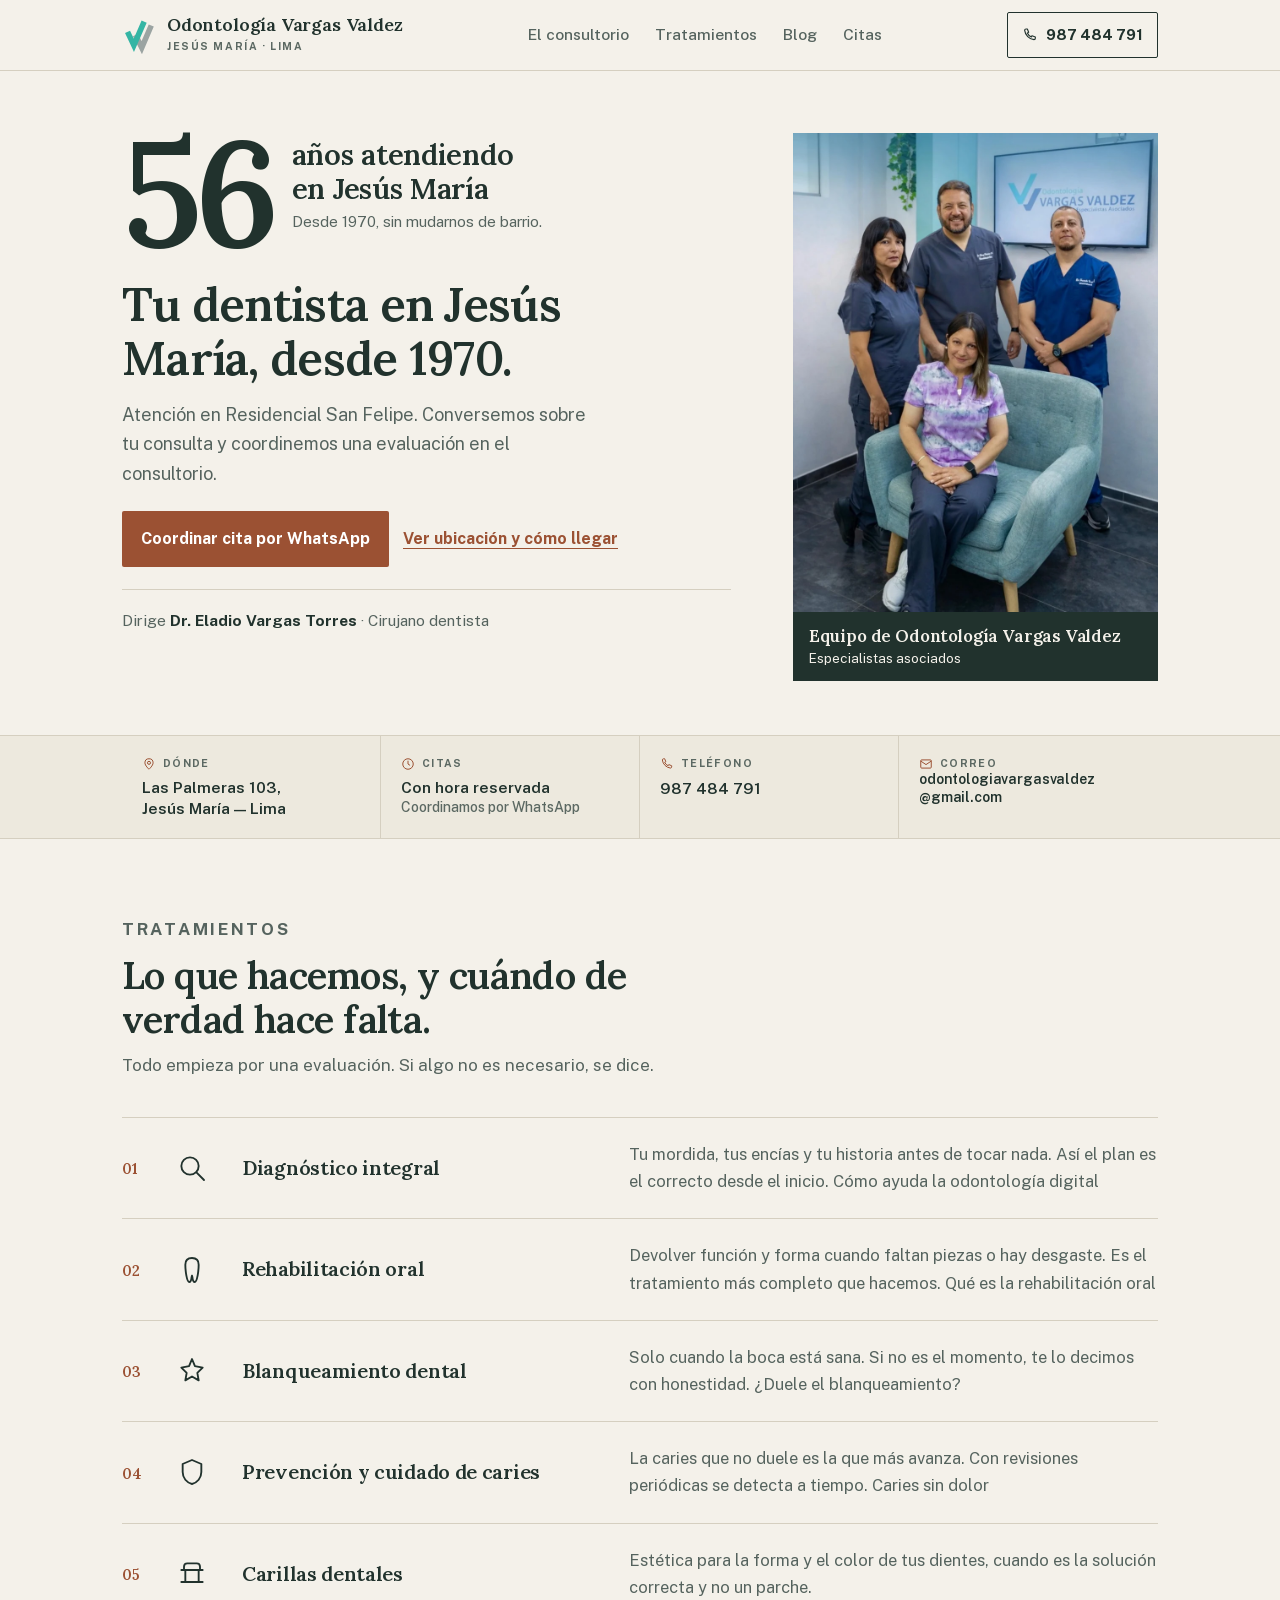
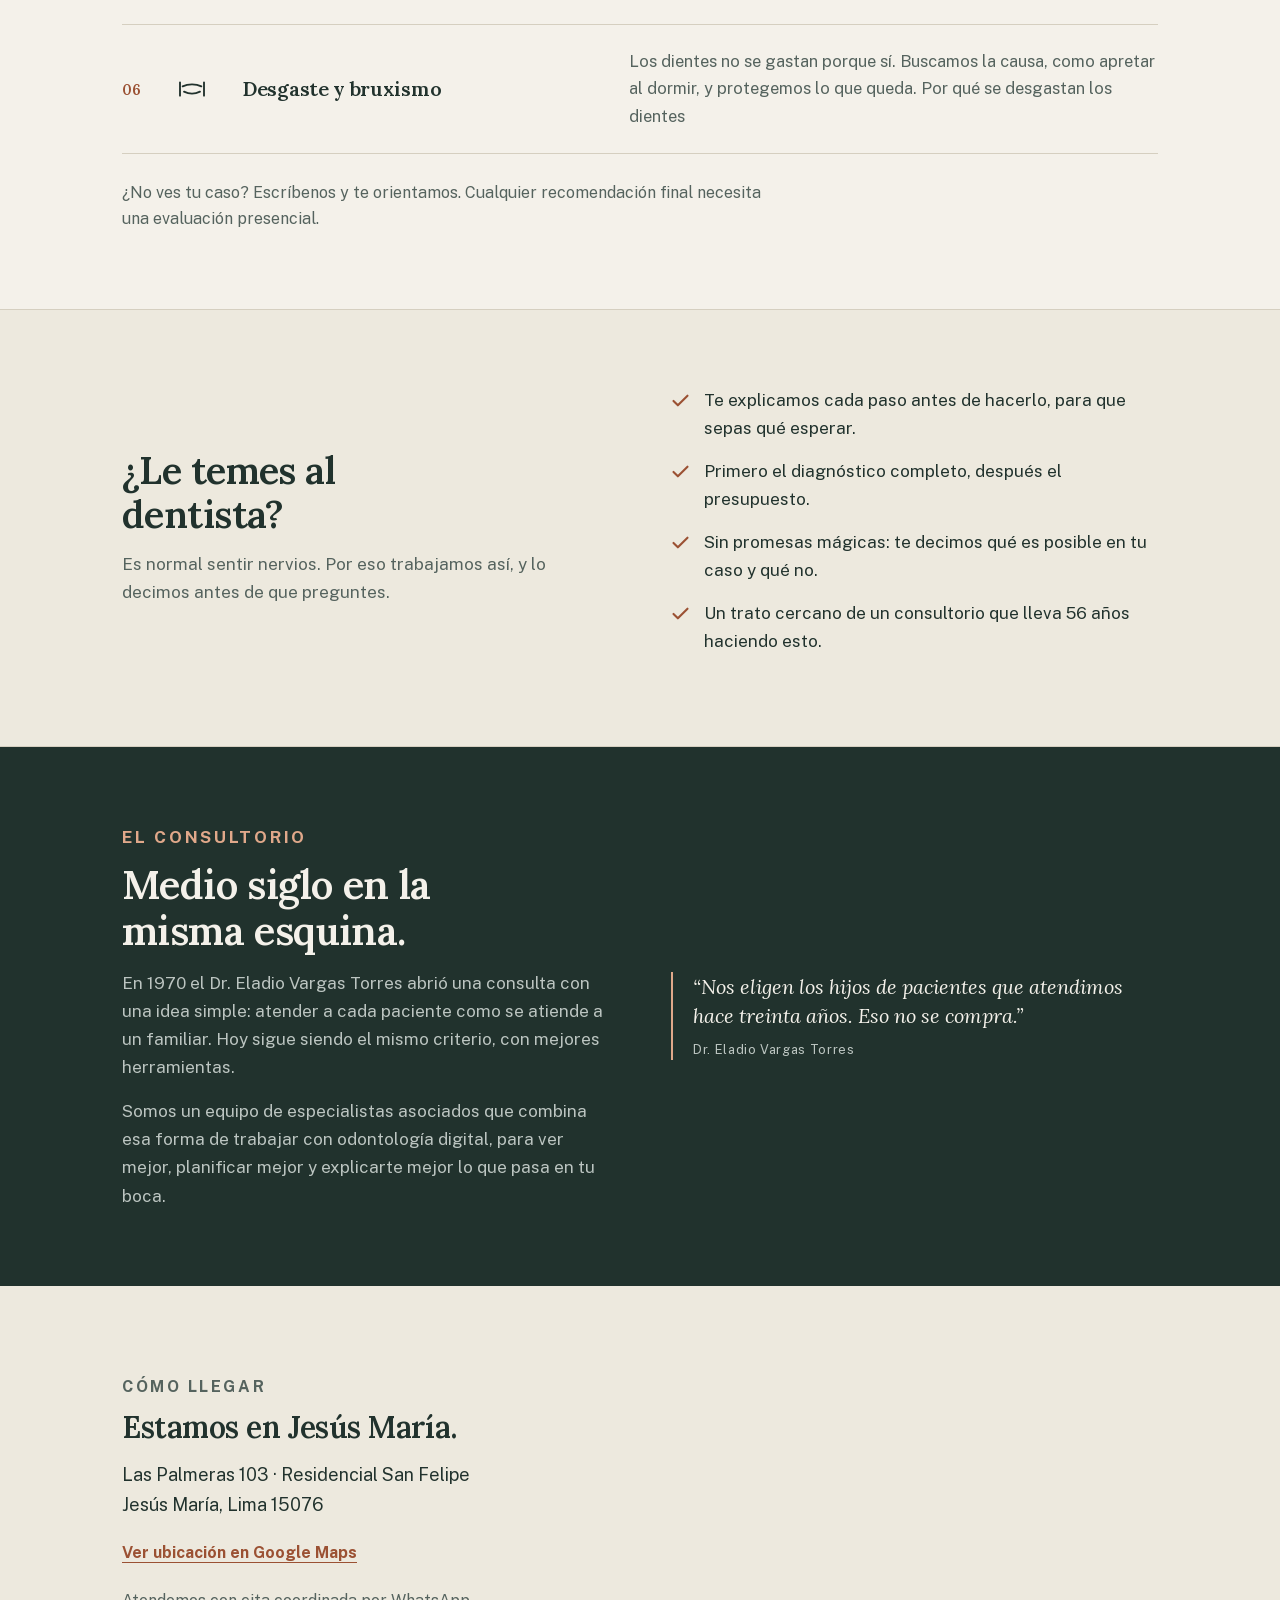
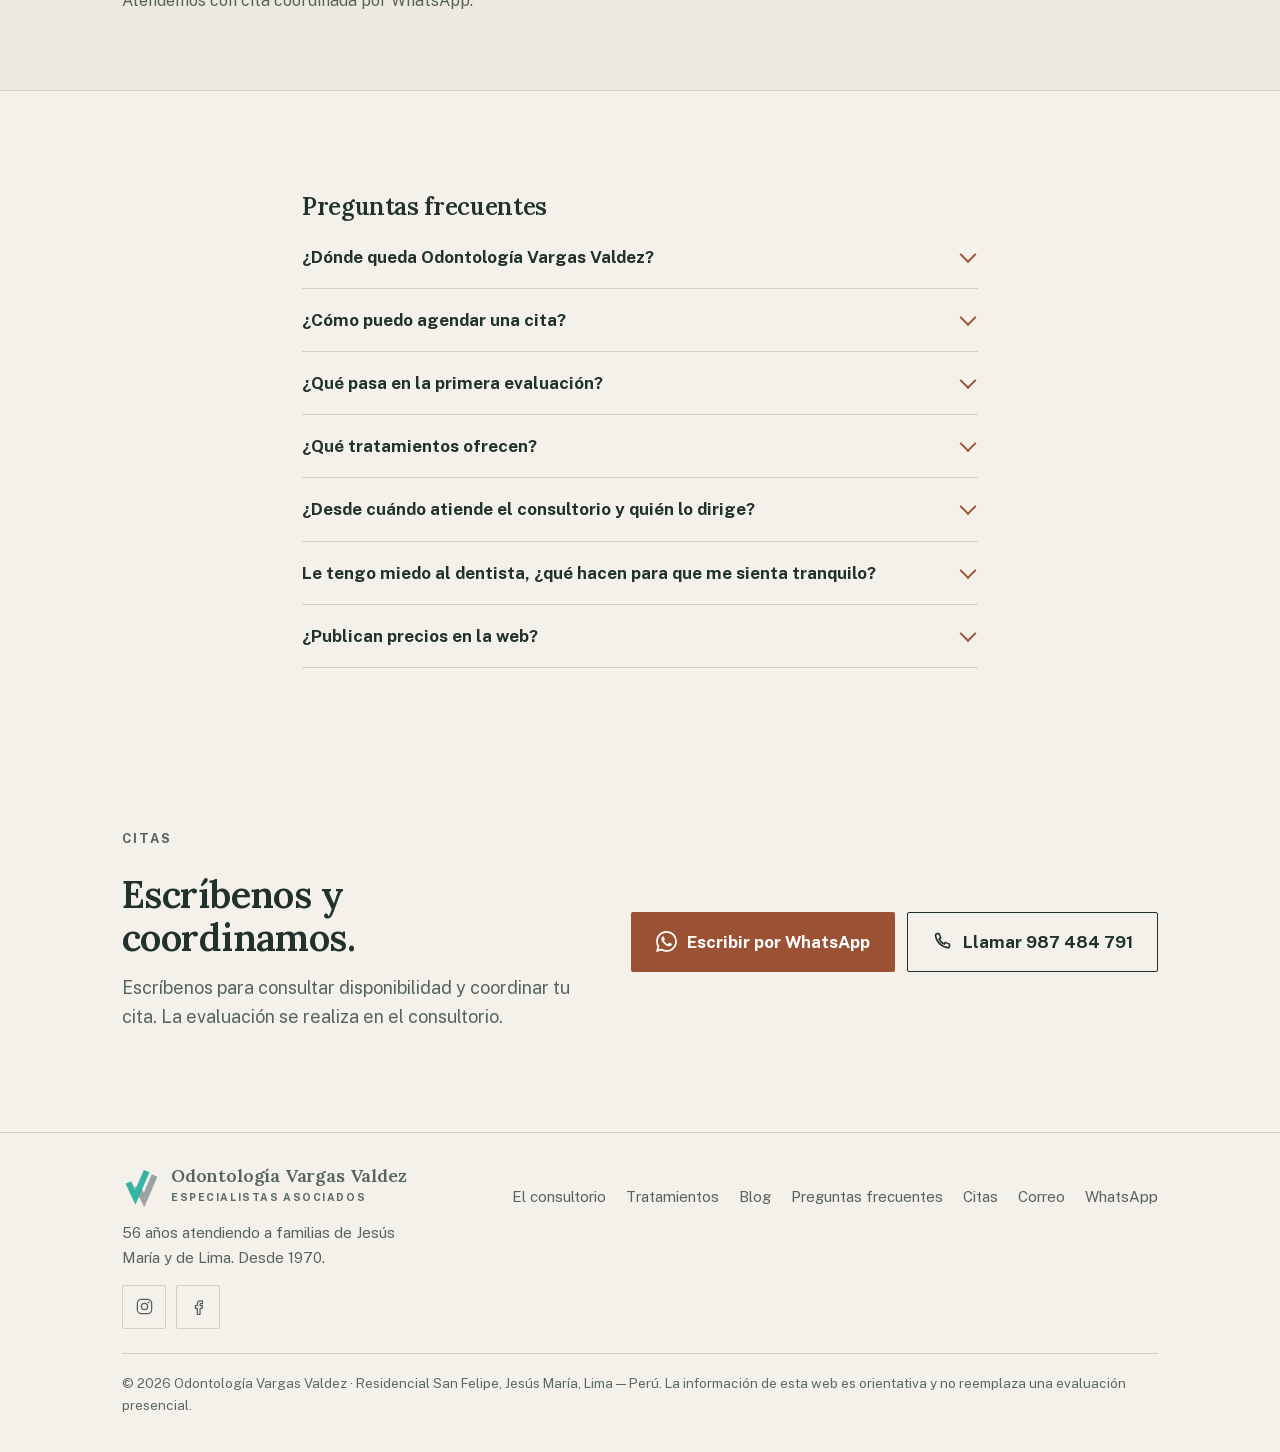
<file: index.html>
<!DOCTYPE html>
<html lang="es">
<head>
<meta charset="UTF-8">
<meta name="viewport" content="width=device-width, initial-scale=1">
<meta name="google-site-verification" content="22tQ_a57jm03HdGfpYxiJih2nQEBiN_JCQECcVqFyi4">
<link rel="icon" type="image/svg+xml" href="favicon.svg"><link rel="icon" type="image/png" sizes="32x32" href="favicon-32.png"><link rel="apple-touch-icon" href="apple-touch-icon.png">

<!-- ====== SEO PRINCIPAL ====== -->
<title>Dentista en Jesús María, Lima | Odontología Vargas Valdez</title>
<meta name="description" content="Consultorio dental en Jesús María, Lima, desde 1970. Diagnóstico integral, rehabilitación oral, prevención y estética. Coordina tu cita por WhatsApp.">
<meta name="keywords" content="dentista Jesús María, odontólogo Lima, clínica dental San Felipe, rehabilitación oral Lima, blanqueamiento dental, carillas dentales Lima">
<meta name="author" content="Odontología Vargas Valdez">
<link rel="canonical" href="https://www.odontologiavargasvaldez.com/">
<meta property="og:type" content="website"><meta property="og:site_name" content="Odontología Vargas Valdez"><meta property="og:title" content="Dentista en Jesús María, Lima | Odontología Vargas Valdez"><meta property="og:description" content="Consultorio dental en Jesús María, Lima, desde 1970. Diagnóstico integral, rehabilitación oral, prevención y estética. Coordina tu cita por WhatsApp."><meta property="og:locale" content="es_PE"><meta property="og:url" content="https://www.odontologiavargasvaldez.com/"><meta property="og:image" content="https://www.odontologiavargasvaldez.com/apple-touch-icon.png"><meta property="og:image:alt" content="Logotipo de Odontología Vargas Valdez"><meta name="twitter:card" content="summary"><meta name="twitter:title" content="Dentista en Jesús María, Lima | Odontología Vargas Valdez"><meta name="twitter:description" content="Consultorio dental en Jesús María, Lima, desde 1970. Diagnóstico integral, rehabilitación oral, prevención y estética. Coordina tu cita por WhatsApp."><meta name="twitter:image" content="https://www.odontologiavargasvaldez.com/apple-touch-icon.png">



<meta name="theme-color" content="#21322D">

<!-- ====== REDES SOCIALES (Open Graph) ====== -->









<!-- ====== TIPOGRAFÍAS AUTO-ALOJADAS (nunca desde Google Fonts) ====== -->
<link rel="preload" href="fonts/lora.woff2" as="font" type="font/woff2" crossorigin>
<link rel="preload" href="fonts/publicsans.woff2" as="font" type="font/woff2" crossorigin>
<link rel="stylesheet" href="estilo.css?v=20261007-equipo">

<script defer src="analytics.js"></script>

<!-- ====== DATOS PARA GOOGLE (Schema.org) ====== -->
<script type="application/ld+json">
{
  "@context": "https://schema.org",
  "@type": "Dentist",
  "@id": "https://www.odontologiavargasvaldez.com/#consultorio",
  "name": "Odontología Vargas Valdez",
  "alternateName": "Vargas Valdez Especialistas Asociados",
  "description": "Consultorio odontológico en Jesús María, Lima, en ejercicio desde 1970. Diagnóstico integral, rehabilitación oral, prevención de caries, blanqueamiento, carillas y tratamiento de desgaste y bruxismo.",
  "slogan": "56 años atendiendo en Jesús María",
  "foundingDate": "1970",
  "founder": {
    "@type": "Person",
    "name": "Eladio Vargas Torres",
    "jobTitle": "Cirujano dentista",
    "honorificPrefix": "Dr."
  },
  "telephone": "+51987484791",
  "email": "odontologiavargasvaldez@gmail.com",
  "url": "https://www.odontologiavargasvaldez.com/",
  "image": "https://www.odontologiavargasvaldez.com/equipo-vargas-valdez.webp",
  "address": {
    "@type": "PostalAddress",
    "addressLocality": "Jesús María",
    "addressRegion": "Lima",
    "addressCountry": "PE",
    "streetAddress": "Las Palmeras 103, Residencial San Felipe",
    "postalCode": "15076"
  },
  "areaServed": [
    {
      "@type": "City",
      "name": "Jesús María"
    },
    {
      "@type": "City",
      "name": "Lima"
    }
  ],
  "knowsLanguage": "es-PE",
  "availableService": [
    {
      "@type": "MedicalProcedure",
      "name": "Diagnóstico integral"
    },
    {
      "@type": "MedicalProcedure",
      "name": "Rehabilitación oral"
    },
    {
      "@type": "MedicalProcedure",
      "name": "Blanqueamiento dental"
    },
    {
      "@type": "MedicalProcedure",
      "name": "Prevención y tratamiento de caries"
    },
    {
      "@type": "MedicalProcedure",
      "name": "Carillas dentales"
    },
    {
      "@type": "MedicalProcedure",
      "name": "Tratamiento de desgaste dental y bruxismo"
    }
  ],
  "sameAs": [
    "https://www.instagram.com/odontologiavargasv",
    "https://www.facebook.com/profile.php?id=61588420507476",
    "https://www.google.com/maps/place/Odontolog%C3%ADa+Vargas+Valdez/@-12.0849845,-77.0521738,805m/data=!3m2!1e3!4b1!4m6!3m5!1s0x9105b9f95b62da8b:0x658fc4c5022e73c0!8m2!3d-12.0849845!4d-77.0521738!16s%2Fg%2F11nr51ch5g"
  ],
  "hasMap": "https://www.google.com/maps/place/Odontolog%C3%ADa+Vargas+Valdez/@-12.0849845,-77.0521738,805m/data=!3m2!1e3!4b1!4m6!3m5!1s0x9105b9f95b62da8b:0x658fc4c5022e73c0!8m2!3d-12.0849845!4d-77.0521738!16s%2Fg%2F11nr51ch5g",
  "medicalSpecialty": "Dentistry",
  "geo": {
    "@type": "GeoCoordinates",
    "latitude": -12.0849845,
    "longitude": -77.0521738
  },
  "inLanguage": "es-PE",
  "contactPoint": {
    "@type": "ContactPoint",
    "contactType": "customer service",
    "telephone": "+51987484791",
    "email": "odontologiavargasvaldez@gmail.com",
    "availableLanguage": "es-PE"
  }
}
</script>
<script type="application/ld+json">{"@context": "https://schema.org", "@type": "FAQPage", "mainEntity": [{"@type": "Question", "name": "¿Dónde queda Odontología Vargas Valdez?", "acceptedAnswer": {"@type": "Answer", "text": "Estamos en Las Palmeras 103, Residencial San Felipe, Jesús María, Lima 15076. En esta web encuentras el enlace a la ubicación en Google Maps."}}, {"@type": "Question", "name": "¿Cómo puedo agendar una cita?", "acceptedAnswer": {"@type": "Answer", "text": "Escríbenos por WhatsApp o llámanos al 987 484 791 para consultar disponibilidad. Atendemos con hora reservada y la evaluación se realiza en el consultorio."}}, {"@type": "Question", "name": "¿Qué pasa en la primera evaluación?", "acceptedAnswer": {"@type": "Answer", "text": "Primero hacemos un diagnóstico completo: revisamos tu mordida, tus encías y tu historia antes de proponer nada. Después de ese diagnóstico te damos el presupuesto."}}, {"@type": "Question", "name": "¿Qué tratamientos ofrecen?", "acceptedAnswer": {"@type": "Answer", "text": "Ofrecemos diagnóstico integral, rehabilitación oral, blanqueamiento dental, prevención y cuidado de caries, carillas dentales y tratamiento de desgaste y bruxismo. Cualquier recomendación final necesita una evaluación presencial."}}, {"@type": "Question", "name": "¿Desde cuándo atiende el consultorio y quién lo dirige?", "acceptedAnswer": {"@type": "Answer", "text": "Atendemos en Jesús María desde 1970. Lo dirige el Dr. Eladio Vargas Torres, cirujano dentista, junto a un equipo de especialistas asociados."}}, {"@type": "Question", "name": "Le tengo miedo al dentista, ¿qué hacen para que me sienta tranquilo?", "acceptedAnswer": {"@type": "Answer", "text": "Te explicamos cada paso antes de hacerlo para que sepas qué esperar. Primero va el diagnóstico completo y después el presupuesto, sin promesas mágicas."}}, {"@type": "Question", "name": "¿Publican precios en la web?", "acceptedAnswer": {"@type": "Answer", "text": "No publicamos precios en la web. El presupuesto se entrega después del diagnóstico, cuando sabemos qué necesita tu caso."}}]}</script>
<script type="application/ld+json">{"@context": "https://schema.org", "@type": "WebSite", "@id": "https://www.odontologiavargasvaldez.com/#sitio", "name": "Odontología Vargas Valdez", "url": "https://www.odontologiavargasvaldez.com/", "inLanguage": "es-PE", "publisher": {"@id": "https://www.odontologiavargasvaldez.com/#consultorio"}}</script>
</head>
<body>
<a class="skip" href="#contenido">Saltar al contenido</a>

<!-- ====== CABECERA ====== -->
<header class="mast"><div class="wrap mast-in">
  <a class="brand" href="/" aria-label="Odontología Vargas Valdez, inicio"><span class="mark" aria-hidden="true"><svg viewBox="8 4 43 48" xmlns="http://www.w3.org/2000/svg"><path class="v-back" d="M25 28 L33 44 L45 16"/><path class="v-front" d="M15 24 L23 41 L36 11"/></svg></span><span class="brand-text"><b>Odontología Vargas Valdez</b><span>Jesús María · Lima</span></span></a>
  <nav aria-label="Principal">
    <a href="#consultorio">El consultorio</a>
    <a href="#tratamientos">Tratamientos</a>
    <a href="blog.html">Blog</a>
    <a href="#citas">Citas</a>
  </nav>
  <a class="telbtn" href="tel:+51987484791">
    <svg viewBox="0 0 24 24" aria-hidden="true"><path d="M4 5c0-1 1-2 2-2h2l2 5-2 1a12 12 0 006 6l1-2 5 2v2c0 1-1 2-2 2A16 16 0 014 5z" stroke-linejoin="round"/></svg>
    987 484 791
  </a>
</div></header>

<main id="contenido" tabindex="-1">

<!-- ====== HERO ====== -->
<div class="hero"><div class="wrap hero-grid">
  <div>
    <div class="years">
      <div class="num">56</div>
      <div class="side">
        <b>años atendiendo<br>en Jesús María</b>
        <span>Desde 1970, sin mudarnos de barrio.</span>
      </div>
    </div>
    <h1>Tu dentista en Jesús María, desde 1970.</h1>
    <p class="lead">Atención en Residencial San Felipe. Conversemos sobre tu consulta y coordinemos una evaluación en el consultorio.</p>
    <div class="hero-actions"><a class="btn btn-wa" href="https://wa.me/51987484791?text=Hola%2C%20quisiera%20agendar%20una%20evaluaci%C3%B3n." target="_blank" rel="noopener">Coordinar cita por WhatsApp</a><a class="location-link" href="#ubicacion">Ver ubicación y cómo llegar</a></div>
    <p class="sig">Dirige <b>Dr. Eladio Vargas Torres</b> · Cirujano dentista</p>
  </div>

  <figure class="portrait portrait-team">
    <img src="equipo-vargas-valdez.webp" alt="Equipo de especialistas de Odontología Vargas Valdez, consultorio dental en Jesús María, Lima" width="864" height="1134" decoding="async" fetchpriority="high">
    <figcaption class="cap"><b>Equipo de Odontología Vargas Valdez</b>Especialistas asociados</figcaption>
  </figure>
</div></div>

<!-- ====== BARRA DE DATOS ====== -->
<div class="databar"><div class="wrap databar-in">
  <div class="cell">
    <div class="lab"><svg viewBox="0 0 24 24" aria-hidden="true"><path d="M12 21s7-6.3 7-11a7 7 0 10-14 0c0 4.7 7 11 7 11z" stroke-linejoin="round"/><circle cx="12" cy="10" r="2.6"/></svg>Dónde</div>
    <div class="val">Las Palmeras 103,<br>Jesús María — Lima</div>
  </div>
  <div class="cell">
    <div class="lab"><svg viewBox="0 0 24 24" aria-hidden="true"><circle cx="12" cy="12" r="9"/><path d="M12 7v5l3 2" stroke-linecap="round"/></svg>Citas</div>
    <div class="val">Con hora reservada<small>Coordinamos por WhatsApp</small></div>
  </div>
  <div class="cell">
    <div class="lab"><svg viewBox="0 0 24 24" aria-hidden="true"><path d="M4 5c0-1 1-2 2-2h2l2 5-2 1a12 12 0 006 6l1-2 5 2v2c0 1-1 2-2 2A16 16 0 014 5z" stroke-linejoin="round"/></svg>Teléfono</div>
    <a class="val" href="tel:+51987484791">987 484 791</a>
  </div>
  <div class="cell">
    <div class="lab"><svg viewBox="0 0 24 24" aria-hidden="true"><rect x="3" y="5" width="18" height="14" rx="1.5"/><path d="M3 7l9 6 9-6" stroke-linejoin="round"/></svg>Correo</div>
    <a class="val mail" href="mailto:odontologiavargasvaldez@gmail.com">odontologiavargasvaldez<wbr>@gmail.com</a>
  </div>
</div></div>

<!-- ====== TRATAMIENTOS ====== -->
<section class="block" id="tratamientos"><div class="wrap">
  <div class="sec-head">
    <p class="kicker">Tratamientos</p>
    <h2>Lo que hacemos, y cuándo de verdad hace falta.</h2>
    <p>Todo empieza por una evaluación. Si algo no es necesario, se dice.</p>
  </div>
  <div class="svcs">
    <article class="svc"><span class="n">01</span>
      <svg class="ico" viewBox="0 0 24 24" aria-hidden="true"><circle cx="10.5" cy="10.5" r="6.5"/><path d="M15.5 15.5L21 21" stroke-linecap="round"/></svg>
      <h3>Diagnóstico integral</h3>
      <p>Tu mordida, tus encías y tu historia antes de tocar nada. Así el plan es el correcto desde el inicio. <a href="blog-odontologia-digital.html">Cómo ayuda la odontología digital</a></p>
    </article>
    <article class="svc"><span class="n">02</span>
      <svg class="ico" viewBox="0 0 24 24" aria-hidden="true"><path d="M12 3c-3.5 0-5 2-5 5 0 4 1 13 3 13s1.5-5 2-5 0 5 2 5 3-9 3-13c0-3-1.5-5-5-5z" stroke-linejoin="round"/></svg>
      <h3>Rehabilitación oral</h3>
      <p>Devolver función y forma cuando faltan piezas o hay desgaste. Es el tratamiento más completo que hacemos. <a href="blog-rehabilitacion-oral.html">Qué es la rehabilitación oral</a></p>
    </article>
    <article class="svc"><span class="n">03</span>
      <svg class="ico" viewBox="0 0 24 24" aria-hidden="true"><path d="M12 3l2.2 5.3L20 9.5l-4 3.9 1 5.6-5-2.9-5 2.9 1-5.6-4-3.9 5.8-1.2z" stroke-linejoin="round"/></svg>
      <h3>Blanqueamiento dental</h3>
      <p>Solo cuando la boca está sana. Si no es el momento, te lo decimos con honestidad. <a href="blog-blanqueamiento-dental.html">¿Duele el blanqueamiento?</a></p>
    </article>
    <article class="svc"><span class="n">04</span>
      <svg class="ico" viewBox="0 0 24 24" aria-hidden="true"><path d="M12 3l7 3v6c0 4.5-3 8-7 9-4-1-7-4.5-7-9V6z" stroke-linejoin="round"/></svg>
      <h3>Prevención y cuidado de caries</h3>
      <p>La caries que no duele es la que más avanza. Con revisiones periódicas se detecta a tiempo. <a href="blog-caries-sin-dolor.html">Caries sin dolor</a></p>
    </article>
    <article class="svc"><span class="n">05</span>
      <svg class="ico" viewBox="0 0 24 24" aria-hidden="true"><path d="M4 9h16M6 9V6.5C6 5 7 4 8.5 4h7C17 4 18 5 18 6.5V9M7 9v9M17 9v9M4 18h16" stroke-linecap="round" stroke-linejoin="round"/></svg>
      <h3>Carillas dentales</h3>
      <p>Estética para la forma y el color de tus dientes, cuando es la solución correcta y no un parche.</p>
    </article>
    <article class="svc"><span class="n">06</span>
      <svg class="ico" viewBox="0 0 24 24" aria-hidden="true"><path d="M5 10c2-1 5-1.5 7-1.5s5 .5 7 1.5M6 14c2 1 4 1.5 6 1.5s4-.5 6-1.5M3 7v10M21 7v10" stroke-linecap="round"/></svg>
      <h3>Desgaste y bruxismo</h3>
      <p>Los dientes no se gastan porque sí. Buscamos la causa, como apretar al dormir, y protegemos lo que queda. <a href="blog-desgaste-dental.html">Por qué se desgastan los dientes</a></p>
    </article>
  </div>
  <p class="svc-note">¿No ves tu caso? Escríbenos y te orientamos. Cualquier recomendación final necesita una evaluación presencial.</p>
</div></section>

<!-- ====== CONFIANZA ====== -->
<section class="block calm"><div class="wrap calm-grid">
  <div>
    <h2>¿Le temes al dentista?</h2>
    <p>Es normal sentir nervios. Por eso trabajamos así, y lo decimos antes de que preguntes.</p>
  </div>
  <ul>
    <li><svg viewBox="0 0 24 24" aria-hidden="true"><path d="M4 12.5l5 5L20 6.5" stroke-linecap="round" stroke-linejoin="round"/></svg>Te explicamos cada paso antes de hacerlo, para que sepas qué esperar.</li>
    <li><svg viewBox="0 0 24 24" aria-hidden="true"><path d="M4 12.5l5 5L20 6.5" stroke-linecap="round" stroke-linejoin="round"/></svg>Primero el diagnóstico completo, después el presupuesto.</li>
    <li><svg viewBox="0 0 24 24" aria-hidden="true"><path d="M4 12.5l5 5L20 6.5" stroke-linecap="round" stroke-linejoin="round"/></svg>Sin promesas mágicas: te decimos qué es posible en tu caso y qué no.</li>
    <li><svg viewBox="0 0 24 24" aria-hidden="true"><path d="M4 12.5l5 5L20 6.5" stroke-linecap="round" stroke-linejoin="round"/></svg>Un trato cercano de un consultorio que lleva 56 años haciendo esto.</li>
  </ul>
</div></section>

<!-- ====== HISTORIA ====== -->
<section class="block story" id="consultorio"><div class="wrap story-grid">
  <div>
    <p class="kicker">El consultorio</p>
    <h2>Medio siglo en la misma esquina.</h2>
    <p>En 1970 el Dr. Eladio Vargas Torres abrió una consulta con una idea simple: atender a cada paciente como se atiende a un familiar. Hoy sigue siendo el mismo criterio, con mejores herramientas.</p>
    <p>Somos un equipo de especialistas asociados que combina esa forma de trabajar con odontología digital, para ver mejor, planificar mejor y explicarte mejor lo que pasa en tu boca.</p>
  </div>
  <!-- PENDIENTE Andrés: confirmar con el Dr. Vargas que esta cita es suya y que autoriza publicarla. No se usa en datos estructurados ni en llms.txt. -->
  <blockquote class="quote">
    “Nos eligen los hijos de pacientes que atendimos hace treinta años. Eso no se compra.”
    <cite>Dr. Eladio Vargas Torres</cite>
  </blockquote>
</div></section>

<section class="block location" id="ubicacion"><div class="wrap"><p class="kicker">Cómo llegar</p><h2>Estamos en Jesús María.</h2><address>Las Palmeras 103 · Residencial San Felipe<br>Jesús María, Lima 15076</address><a class="location-link" href="https://www.google.com/maps/place/Odontolog%C3%ADa+Vargas+Valdez/@-12.0849845,-77.0521738,805m/data=!3m2!1e3!4b1!4m6!3m5!1s0x9105b9f95b62da8b:0x658fc4c5022e73c0!8m2!3d-12.0849845!4d-77.0521738!16s%2Fg%2F11nr51ch5g" target="_blank" rel="noopener">Ver ubicación en Google Maps</a><p>Atendemos con cita coordinada por WhatsApp.</p></div></section>

<!-- ====== PREGUNTAS FRECUENTES (AEO) ====== -->
<section class="block" id="preguntas"><div class="wrap"><div class="narrow"><div class="faq" style="border-top:0;margin-top:0"><h2>Preguntas frecuentes</h2>
<details><summary>¿Dónde queda Odontología Vargas Valdez?</summary><div class="ans">Estamos en Las Palmeras 103, Residencial San Felipe, Jesús María, Lima 15076. En esta web encuentras el enlace a la ubicación en Google Maps.</div></details>
<details><summary>¿Cómo puedo agendar una cita?</summary><div class="ans">Escríbenos por WhatsApp o llámanos al 987 484 791 para consultar disponibilidad. Atendemos con hora reservada y la evaluación se realiza en el consultorio.</div></details>
<details><summary>¿Qué pasa en la primera evaluación?</summary><div class="ans">Primero hacemos un diagnóstico completo: revisamos tu mordida, tus encías y tu historia antes de proponer nada. Después de ese diagnóstico te damos el presupuesto.</div></details>
<details><summary>¿Qué tratamientos ofrecen?</summary><div class="ans">Ofrecemos diagnóstico integral, rehabilitación oral, blanqueamiento dental, prevención y cuidado de caries, carillas dentales y tratamiento de desgaste y bruxismo. Cualquier recomendación final necesita una evaluación presencial.</div></details>
<details><summary>¿Desde cuándo atiende el consultorio y quién lo dirige?</summary><div class="ans">Atendemos en Jesús María desde 1970. Lo dirige el Dr. Eladio Vargas Torres, cirujano dentista, junto a un equipo de especialistas asociados.</div></details>
<details><summary>Le tengo miedo al dentista, ¿qué hacen para que me sienta tranquilo?</summary><div class="ans">Te explicamos cada paso antes de hacerlo para que sepas qué esperar. Primero va el diagnóstico completo y después el presupuesto, sin promesas mágicas.</div></details>
<details><summary>¿Publican precios en la web?</summary><div class="ans">No publicamos precios en la web. El presupuesto se entrega después del diagnóstico, cuando sabemos qué necesita tu caso.</div></details>
</div></div></div></section>

<!-- ====== CITAS ====== -->
<section class="block close" id="citas"><div class="wrap close-grid">
  <div>
    <p class="kicker">Citas</p>
    <h2>Escríbenos y coordinamos.</h2>
    <p>Escríbenos para consultar disponibilidad y coordinar tu cita. La evaluación se realiza en el consultorio.</p>
  </div>
  <div class="btns">
    <a class="btn btn-wa" href="https://wa.me/51987484791?text=Hola%2C%20quisiera%20agendar%20una%20evaluaci%C3%B3n." target="_blank" rel="noopener">
      <svg viewBox="0 0 24 24" aria-hidden="true"><path d="M17.472 14.382c-.297-.149-1.758-.867-2.03-.967-.273-.099-.471-.148-.67.15-.197.297-.767.966-.94 1.164-.173.199-.347.223-.644.075-.297-.15-1.255-.463-2.39-1.475-.883-.788-1.48-1.761-1.653-2.059-.173-.297-.018-.458.13-.606.134-.133.298-.347.446-.52.149-.174.198-.298.298-.497.099-.198.05-.371-.025-.52-.075-.149-.669-1.612-.916-2.207-.242-.579-.487-.5-.669-.51-.173-.008-.371-.01-.57-.01-.198 0-.52.074-.792.372-.272.297-1.04 1.016-1.04 2.479 0 1.462 1.065 2.875 1.213 3.074.149.198 2.096 3.2 5.077 4.487.709.306 1.262.489 1.694.625.712.227 1.36.195 1.871.118.571-.085 1.758-.719 2.006-1.413.248-.694.248-1.289.173-1.413-.074-.124-.272-.198-.57-.347M12.05 21.785h-.004a9.87 9.87 0 01-5.031-1.378l-.361-.214-3.741.982.998-3.648-.235-.374a9.86 9.86 0 01-1.51-5.26c.001-5.45 4.436-9.884 9.888-9.884 2.64 0 5.122 1.03 6.988 2.898a9.825 9.825 0 012.893 6.994c-.003 5.45-4.437 9.884-9.885 9.884M20.463 3.488A11.815 11.815 0 0012.05 0C5.495 0 .16 5.335.157 11.892c0 2.096.547 4.142 1.588 5.945L.057 24l6.305-1.654a11.882 11.882 0 005.683 1.448h.005c6.554 0 11.89-5.335 11.893-11.893a11.821 11.821 0 00-3.48-8.413z"/></svg>
      Escribir por WhatsApp
    </a>
    <a class="btn btn-line" href="tel:+51987484791">
      <svg viewBox="0 0 24 24" aria-hidden="true"><path d="M4 5c0-1 1-2 2-2h2l2 5-2 1a12 12 0 006 6l1-2 5 2v2c0 1-1 2-2 2A16 16 0 014 5z" stroke-linejoin="round"/></svg>
      Llamar 987 484 791
    </a>
  </div>
</div></section>

</main>

<!-- ====== PIE ====== -->
<footer class="foot"><div class="wrap">
  <div class="foot-grid">
    <div>
      <a class="brand" href="/" aria-label="Odontología Vargas Valdez, inicio"><span class="mark" aria-hidden="true"><svg viewBox="8 4 43 48" xmlns="http://www.w3.org/2000/svg"><path class="v-back" d="M25 28 L33 44 L45 16"/><path class="v-front" d="M15 24 L23 41 L36 11"/></svg></span><span class="brand-text"><b>Odontología Vargas Valdez</b><span>Especialistas asociados</span></span></a>
      <p style="margin-top:12px;max-width:34ch">56 años atendiendo a familias de Jesús María y de Lima. Desde 1970.</p>
      <div class="foot-social">
        <a href="https://www.instagram.com/odontologiavargasv" target="_blank" rel="noopener" aria-label="Instagram">
          <svg viewBox="0 0 24 24" aria-hidden="true"><rect x="3" y="3" width="18" height="18" rx="5"/><circle cx="12" cy="12" r="4"/><circle cx="17.2" cy="6.8" r="1.1" fill="currentColor" stroke="none"/></svg>
        </a>
        <a href="https://www.facebook.com/profile.php?id=61588420507476" target="_blank" rel="noopener" aria-label="Facebook">
          <svg viewBox="0 0 24 24" aria-hidden="true"><path d="M14.5 8.5h2.5V5h-2.5C12 5 10.5 6.6 10.5 9v2H8v3.5h2.5V22h3.5v-7.5h2.6l.4-3.5h-3V9c0-.3.2-.5.5-.5z" stroke-linejoin="round"/></svg>
        </a>
      </div>
    </div>
    <div>
      <nav aria-label="Pie de página">
        <a href="#consultorio">El consultorio</a>
        <a href="#tratamientos">Tratamientos</a>
        <a href="blog.html">Blog</a>
        <a href="#preguntas">Preguntas frecuentes</a>
        <a href="#citas">Citas</a>
        <a href="mailto:odontologiavargasvaldez@gmail.com">Correo</a>
        <a href="https://wa.me/51987484791" target="_blank" rel="noopener">WhatsApp</a>
      </nav>
    </div>
  </div>
  <p class="legal">© <span id="anio">2026</span> Odontología Vargas Valdez · Residencial San Felipe, Jesús María, Lima — Perú. La información de esta web es orientativa y no reemplaza una evaluación presencial.</p>
</div></footer>

<a class="wabar" href="https://wa.me/51987484791?text=Hola%2C%20quisiera%20agendar%20una%20evaluaci%C3%B3n." target="_blank" rel="noopener">
  <svg viewBox="0 0 24 24" aria-hidden="true"><path d="M17.472 14.382c-.297-.149-1.758-.867-2.03-.967-.273-.099-.471-.148-.67.15-.197.297-.767.966-.94 1.164-.173.199-.347.223-.644.075-.297-.15-1.255-.463-2.39-1.475-.883-.788-1.48-1.761-1.653-2.059-.173-.297-.018-.458.13-.606.134-.133.298-.347.446-.52.149-.174.198-.298.298-.497.099-.198.05-.371-.025-.52-.075-.149-.669-1.612-.916-2.207-.242-.579-.487-.5-.669-.51-.173-.008-.371-.01-.57-.01-.198 0-.52.074-.792.372-.272.297-1.04 1.016-1.04 2.479 0 1.462 1.065 2.875 1.213 3.074.149.198 2.096 3.2 5.077 4.487.709.306 1.262.489 1.694.625.712.227 1.36.195 1.871.118.571-.085 1.758-.719 2.006-1.413.248-.694.248-1.289.173-1.413-.074-.124-.272-.198-.57-.347M12.05 21.785h-.004a9.87 9.87 0 01-5.031-1.378l-.361-.214-3.741.982.998-3.648-.235-.374a9.86 9.86 0 01-1.51-5.26c.001-5.45 4.436-9.884 9.888-9.884 2.64 0 5.122 1.03 6.988 2.898a9.825 9.825 0 012.893 6.994c-.003 5.45-4.437 9.884-9.885 9.884M20.463 3.488A11.815 11.815 0 0012.05 0C5.495 0 .16 5.335.157 11.892c0 2.096.547 4.142 1.588 5.945L.057 24l6.305-1.654a11.882 11.882 0 005.683 1.448h.005c6.554 0 11.89-5.335 11.893-11.893a11.821 11.821 0 00-3.48-8.413z"/></svg>
  Escribir por WhatsApp
</a>

<script>document.getElementById('anio').textContent=new Date().getFullYear();</script>
</body>
</html>
</file>
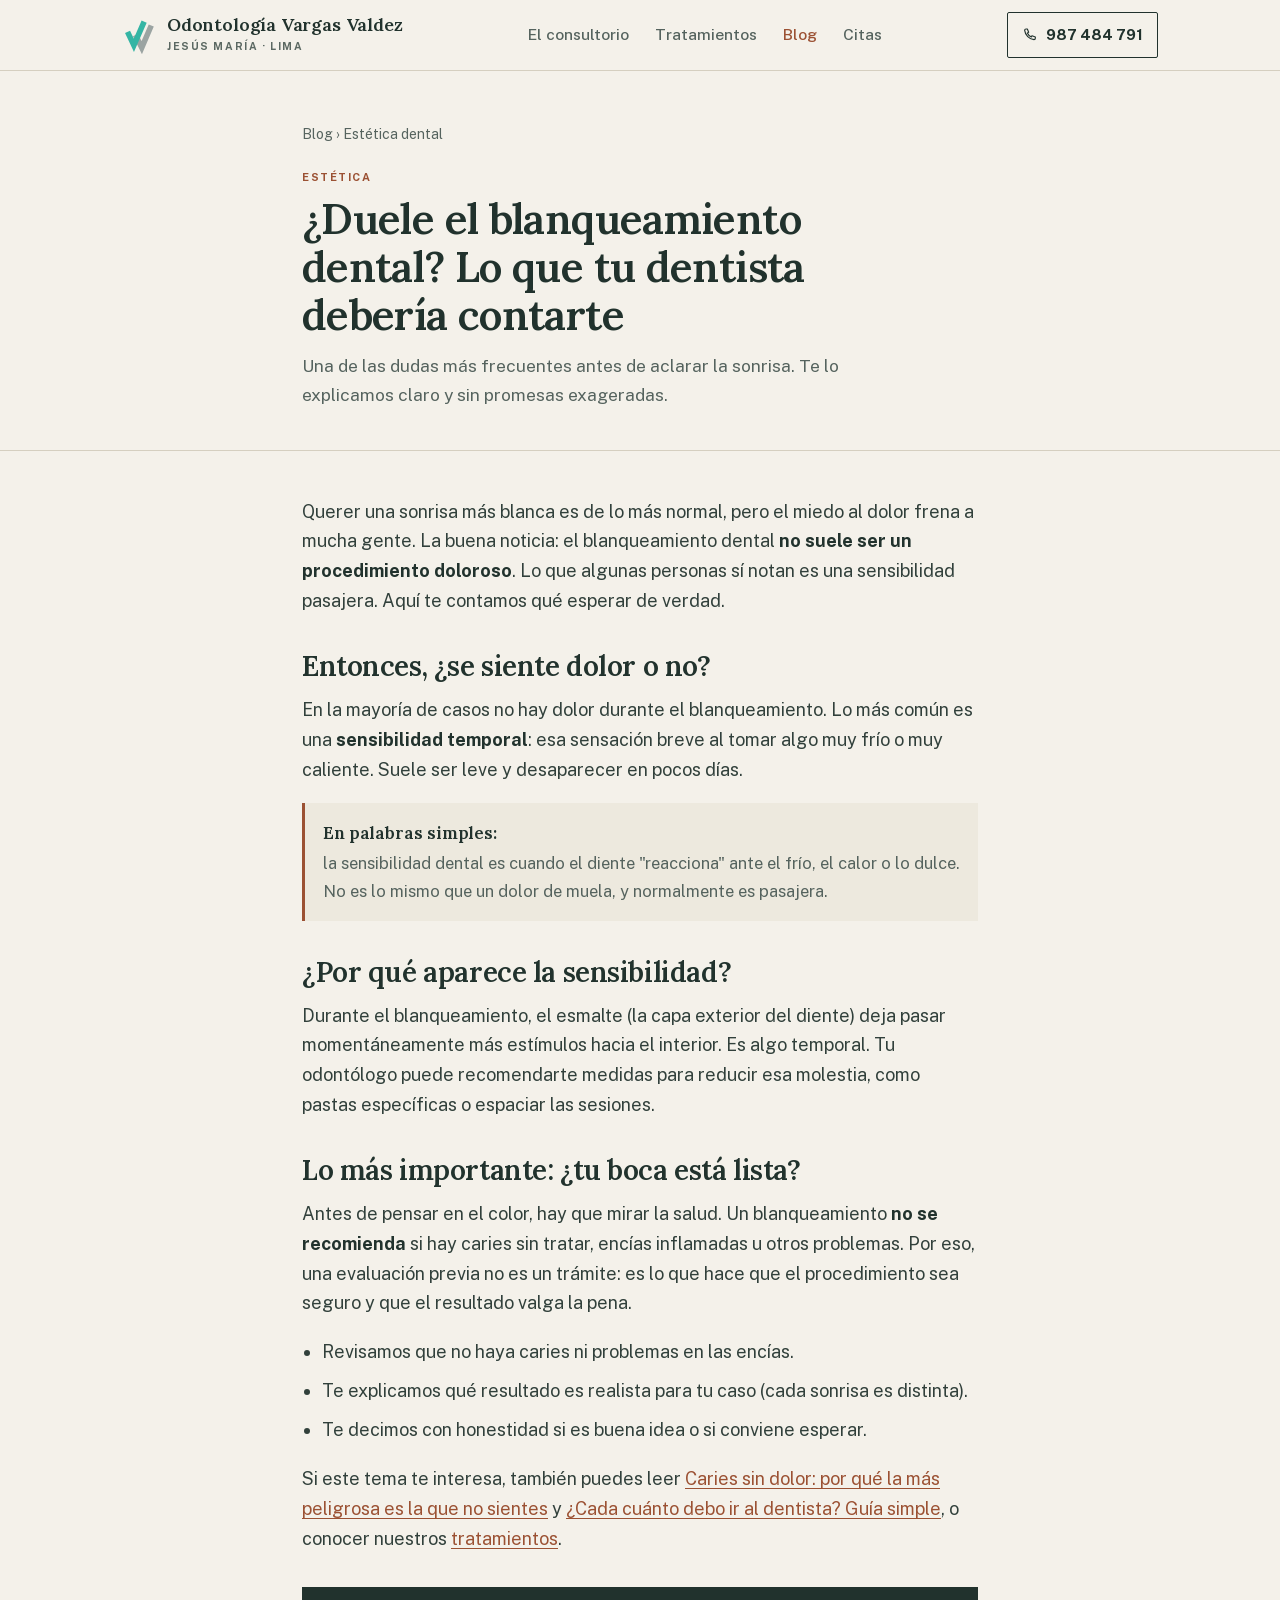
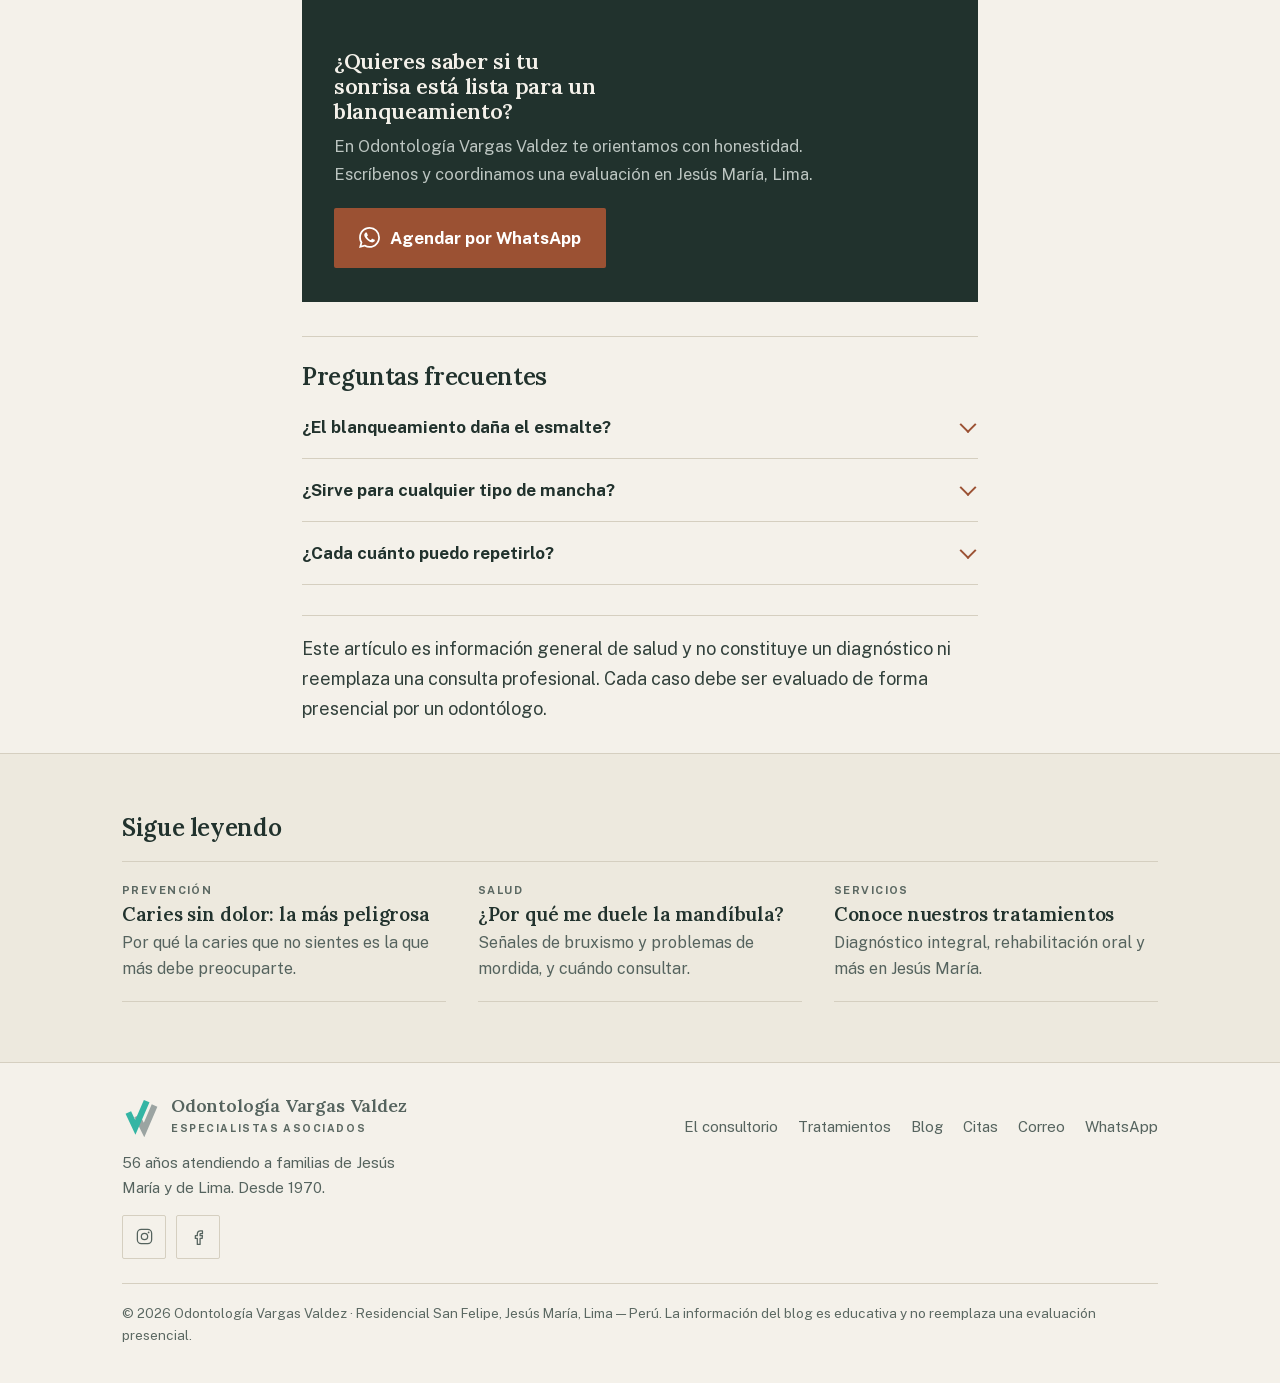
<file: blog-blanqueamiento-dental.html>
<!DOCTYPE html>
<html lang="es"><head><meta charset="UTF-8"><meta name="viewport" content="width=device-width, initial-scale=1.0">
<title>¿Duele el blanqueamiento dental? | Vargas Valdez</title>
<meta name="description" content="Sensibilidad, duración y cuándo conviene blanquear los dientes. Explicado en simple por el consultorio dental de Jesús María, Lima.">
<link rel="canonical" href="https://www.odontologiavargasvaldez.com/blog-blanqueamiento-dental.html">
<meta property="og:type" content="article"><meta property="og:site_name" content="Odontología Vargas Valdez"><meta property="og:title" content="¿Duele el blanqueamiento dental? | Vargas Valdez"><meta property="og:description" content="Sensibilidad, duración y cuándo conviene blanquear los dientes. Explicado en simple por el consultorio dental de Jesús María, Lima."><meta property="og:locale" content="es_PE"><meta property="og:url" content="https://www.odontologiavargasvaldez.com/blog-blanqueamiento-dental.html"><meta property="og:image" content="https://www.odontologiavargasvaldez.com/apple-touch-icon.png"><meta property="og:image:alt" content="Logotipo de Odontología Vargas Valdez"><meta name="twitter:card" content="summary"><meta name="twitter:title" content="¿Duele el blanqueamiento dental? | Vargas Valdez"><meta name="twitter:description" content="Sensibilidad, duración y cuándo conviene blanquear los dientes. Explicado en simple por el consultorio dental de Jesús María, Lima."><meta name="twitter:image" content="https://www.odontologiavargasvaldez.com/apple-touch-icon.png">





<script type="application/ld+json">{"@context": "https://schema.org", "@type": "Article", "headline": "¿Duele el blanqueamiento dental? Lo que tu dentista debería contarte", "description": "Sensibilidad, duración y cuándo conviene blanquear los dientes. Explicado en simple por el consultorio dental de Jesús María, Lima.", "inLanguage": "es-PE", "url": "https://www.odontologiavargasvaldez.com/blog-blanqueamiento-dental.html", "mainEntityOfPage": {"@type": "WebPage", "@id": "https://www.odontologiavargasvaldez.com/blog-blanqueamiento-dental.html"}, "image": "https://www.odontologiavargasvaldez.com/apple-touch-icon.png", "author": {"@type": "Dentist", "@id": "https://www.odontologiavargasvaldez.com/#consultorio", "name": "Odontología Vargas Valdez", "url": "https://www.odontologiavargasvaldez.com/"}, "publisher": {"@type": "Dentist", "@id": "https://www.odontologiavargasvaldez.com/#consultorio", "name": "Odontología Vargas Valdez", "url": "https://www.odontologiavargasvaldez.com/"}}</script><script type="application/ld+json">{"@context": "https://schema.org", "@type": "FAQPage", "mainEntity": [{"@type": "Question", "name": "¿El blanqueamiento daña el esmalte?", "acceptedAnswer": {"@type": "Answer", "text": "Realizado bajo supervisión profesional y en una boca sana, es un procedimiento controlado. Los problemas suelen aparecer con productos caseros sin control o usados en exceso."}}, {"@type": "Question", "name": "¿Sirve para cualquier tipo de mancha?", "acceptedAnswer": {"@type": "Answer", "text": "No todas las manchas responden igual. Algunas se aclaran muy bien y otras requieren un enfoque distinto. Una evaluación lo aclara."}}, {"@type": "Question", "name": "¿Cada cuánto puedo repetirlo?", "acceptedAnswer": {"@type": "Answer", "text": "Depende de tu caso y tus hábitos. Tu odontólogo te indicará un intervalo seguro; no conviene abusar."}}]}</script><script type="application/ld+json">{"@context": "https://schema.org", "@type": "BreadcrumbList", "itemListElement": [{"@type": "ListItem", "position": 1, "name": "Inicio", "item": "https://www.odontologiavargasvaldez.com/"}, {"@type": "ListItem", "position": 2, "name": "Blog", "item": "https://www.odontologiavargasvaldez.com/blog.html"}, {"@type": "ListItem", "position": 3, "name": "¿Duele el blanqueamiento dental? Lo que tu dentista debería contarte", "item": "https://www.odontologiavargasvaldez.com/blog-blanqueamiento-dental.html"}]}</script>
<meta name="theme-color" content="#21322D">
<link rel="preload" href="fonts/lora.woff2" as="font" type="font/woff2" crossorigin>
<link rel="preload" href="fonts/publicsans.woff2" as="font" type="font/woff2" crossorigin>
<link rel="stylesheet" href="estilo.css?v=20261007">
<script defer src="analytics.js"></script>
</head><body>
<a class="skip" href="#contenido">Saltar al contenido</a>
<header class="mast"><div class="wrap mast-in">
  <a class="brand" href="index.html" aria-label="Odontología Vargas Valdez, inicio"><span class="mark" aria-hidden="true"><svg viewBox="8 4 43 48" xmlns="http://www.w3.org/2000/svg"><path class="v-back" d="M25 28 L33 44 L45 16"/><path class="v-front" d="M15 24 L23 41 L36 11"/></svg></span><span class="brand-text"><b>Odontología Vargas Valdez</b><span>Jesús María · Lima</span></span></a>
  <nav aria-label="Principal">
    <a href="index.html#consultorio">El consultorio</a>
    <a href="index.html#tratamientos">Tratamientos</a>
    <a href="blog.html" class="on">Blog</a>
    <a href="index.html#citas">Citas</a>
  </nav>
  <a class="telbtn" href="tel:+51987484791"><svg viewBox="0 0 24 24" aria-hidden="true"><path d="M4 5c0-1 1-2 2-2h2l2 5-2 1a12 12 0 006 6l1-2 5 2v2c0 1-1 2-2 2A16 16 0 014 5z" stroke-linejoin="round"/></svg>987 484 791</a>
</div></header>
<main id="contenido" tabindex="-1"><section class="art-hero"><div class="narrow">
<div class="crumbs"><a href="blog.html">Blog</a> › Estética dental</div>
<span class="tag">Estética</span>
<h1>¿Duele el blanqueamiento dental? Lo que tu dentista debería contarte</h1>
<p class="sub">Una de las dudas más frecuentes antes de aclarar la sonrisa. Te lo explicamos claro y sin promesas exageradas.</p>
</div></section>
<article class="post"><div class="narrow">
<p>Querer una sonrisa más blanca es de lo más normal, pero el miedo al dolor frena a mucha gente. La buena noticia: el blanqueamiento dental <strong>no suele ser un procedimiento doloroso</strong>. Lo que algunas personas sí notan es una sensibilidad pasajera. Aquí te contamos qué esperar de verdad.</p>

<h2>Entonces, ¿se siente dolor o no?</h2>
<p>En la mayoría de casos no hay dolor durante el blanqueamiento. Lo más común es una <strong>sensibilidad temporal</strong>: esa sensación breve al tomar algo muy frío o muy caliente. Suele ser leve y desaparecer en pocos días.</p>
<div class="term"><b>En palabras simples:</b> la sensibilidad dental es cuando el diente "reacciona" ante el frío, el calor o lo dulce. No es lo mismo que un dolor de muela, y normalmente es pasajera.</div>

<h2>¿Por qué aparece la sensibilidad?</h2>
<p>Durante el blanqueamiento, el esmalte (la capa exterior del diente) deja pasar momentáneamente más estímulos hacia el interior. Es algo temporal. Tu odontólogo puede recomendarte medidas para reducir esa molestia, como pastas específicas o espaciar las sesiones.</p>

<h2>Lo más importante: ¿tu boca está lista?</h2>
<p>Antes de pensar en el color, hay que mirar la salud. Un blanqueamiento <strong>no se recomienda</strong> si hay caries sin tratar, encías inflamadas u otros problemas. Por eso, una evaluación previa no es un trámite: es lo que hace que el procedimiento sea seguro y que el resultado valga la pena.</p>
<ul>
<li>Revisamos que no haya caries ni problemas en las encías.</li>
<li>Te explicamos qué resultado es realista para tu caso (cada sonrisa es distinta).</li>
<li>Te decimos con honestidad si es buena idea o si conviene esperar.</li>
</ul>

<p>Si este tema te interesa, también puedes leer <a href="blog-caries-sin-dolor.html">Caries sin dolor: por qué la más peligrosa es la que no sientes</a> y <a href="blog-cada-cuanto-ir-al-dentista.html">¿Cada cuánto debo ir al dentista? Guía simple</a>, o conocer nuestros <a href="index.html#tratamientos">tratamientos</a>.</p>
<div class="cta-box"><h3>¿Quieres saber si tu sonrisa está lista para un blanqueamiento?</h3>
<p>En Odontología Vargas Valdez te orientamos con honestidad. Escríbenos y coordinamos una evaluación en Jesús María, Lima.</p>
<a class="btn btn-wa" href="https://wa.me/51987484791?text=Hola%2C%20quisiera%20agendar%20una%20evaluaci%C3%B3n." target="_blank" rel="noopener"><svg viewBox="0 0 24 24" aria-hidden="true"><path d="M17.472 14.382c-.297-.149-1.758-.867-2.03-.967-.273-.099-.471-.148-.67.15-.197.297-.767.966-.94 1.164-.173.199-.347.223-.644.075-.297-.15-1.255-.463-2.39-1.475-.883-.788-1.48-1.761-1.653-2.059-.173-.297-.018-.458.13-.606.134-.133.298-.347.446-.52.149-.174.198-.298.298-.497.099-.198.05-.371-.025-.52-.075-.149-.669-1.612-.916-2.207-.242-.579-.487-.5-.669-.51-.173-.008-.371-.01-.57-.01-.198 0-.52.074-.792.372-.272.297-1.04 1.016-1.04 2.479 0 1.462 1.065 2.875 1.213 3.074.149.198 2.096 3.2 5.077 4.487.709.306 1.262.489 1.694.625.712.227 1.36.195 1.871.118.571-.085 1.758-.719 2.006-1.413.248-.694.248-1.289.173-1.413-.074-.124-.272-.198-.57-.347M12.05 21.785h-.004a9.87 9.87 0 01-5.031-1.378l-.361-.214-3.741.982.998-3.648-.235-.374a9.86 9.86 0 01-1.51-5.26c.001-5.45 4.436-9.884 9.888-9.884 2.64 0 5.122 1.03 6.988 2.898a9.825 9.825 0 012.893 6.994c-.003 5.45-4.437 9.884-9.885 9.884M20.463 3.488A11.815 11.815 0 0012.05 0C5.495 0 .16 5.335.157 11.892c0 2.096.547 4.142 1.588 5.945L.057 24l6.305-1.654a11.882 11.882 0 005.683 1.448h.005c6.554 0 11.89-5.335 11.893-11.893a11.821 11.821 0 00-3.48-8.413z"/></svg>Agendar por WhatsApp</a></div>

<div class="faq"><h2>Preguntas frecuentes</h2>
<details><summary>¿El blanqueamiento daña el esmalte?</summary><div class="ans">Realizado bajo supervisión profesional y en una boca sana, es un procedimiento controlado. Los problemas suelen aparecer con productos caseros sin control o usados en exceso.</div></details>
<details><summary>¿Sirve para cualquier tipo de mancha?</summary><div class="ans">No todas las manchas responden igual. Algunas se aclaran muy bien y otras requieren un enfoque distinto. Una evaluación lo aclara.</div></details>
<details><summary>¿Cada cuánto puedo repetirlo?</summary><div class="ans">Depende de tu caso y tus hábitos. Tu odontólogo te indicará un intervalo seguro; no conviene abusar.</div></details>
</div>

<p class="disclaimer">Este artículo es información general de salud y no constituye un diagnóstico ni reemplaza una consulta profesional. Cada caso debe ser evaluado de forma presencial por un odontólogo.</p>
</div></article>
<section class="more"><div class="wrap"><h2>Sigue leyendo</h2><div class="more-grid"><a class="pcard" href="blog-caries-sin-dolor.html"><span class="tag">Prevención</span><h3>Caries sin dolor: la más peligrosa</h3><p>Por qué la caries que no sientes es la que más debe preocuparte.</p></a><a class="pcard" href="blog-dolor-mandibula.html"><span class="tag">Salud</span><h3>¿Por qué me duele la mandíbula?</h3><p>Señales de bruxismo y problemas de mordida, y cuándo consultar.</p></a><a class="pcard" href="index.html#tratamientos"><span class="tag">Servicios</span><h3>Conoce nuestros tratamientos</h3><p>Diagnóstico integral, rehabilitación oral y más en Jesús María.</p></a></div></div></section>
</main>
<footer class="foot"><div class="wrap">
  <div class="foot-grid">
    <div>
      <a class="brand" href="index.html" aria-label="Odontología Vargas Valdez, inicio"><span class="mark" aria-hidden="true"><svg viewBox="8 4 43 48" xmlns="http://www.w3.org/2000/svg"><path class="v-back" d="M25 28 L33 44 L45 16"/><path class="v-front" d="M15 24 L23 41 L36 11"/></svg></span><span class="brand-text"><b>Odontología Vargas Valdez</b><span>Especialistas asociados</span></span></a>
      <p style="margin-top:12px;max-width:34ch">56 años atendiendo a familias de Jesús María y de Lima. Desde 1970.</p>
      <div class="foot-social">
        <a href="https://www.instagram.com/odontologiavargasv" target="_blank" rel="noopener" aria-label="Instagram"><svg viewBox="0 0 24 24" aria-hidden="true"><rect x="3" y="3" width="18" height="18" rx="5"/><circle cx="12" cy="12" r="4"/><circle cx="17.2" cy="6.8" r="1.1" fill="currentColor" stroke="none"/></svg></a>
        <a href="https://www.facebook.com/profile.php?id=61588420507476" target="_blank" rel="noopener" aria-label="Facebook"><svg viewBox="0 0 24 24" aria-hidden="true"><path d="M14.5 8.5h2.5V5h-2.5C12 5 10.5 6.6 10.5 9v2H8v3.5h2.5V22h3.5v-7.5h2.6l.4-3.5h-3V9c0-.3.2-.5.5-.5z" stroke-linejoin="round"/></svg></a>
      </div>
    </div>
    <div><nav aria-label="Pie de página">
      <a href="index.html#consultorio">El consultorio</a>
      <a href="index.html#tratamientos">Tratamientos</a>
      <a href="blog.html">Blog</a>
      <a href="index.html#citas">Citas</a>
      <a href="mailto:odontologiavargasvaldez@gmail.com">Correo</a>
      <a href="https://wa.me/51987484791" target="_blank" rel="noopener">WhatsApp</a>
    </nav></div>
  </div>
  <p class="legal">© <span id="anio">2026</span> Odontología Vargas Valdez · Residencial San Felipe, Jesús María, Lima — Perú. La información del blog es educativa y no reemplaza una evaluación presencial.</p>
</div></footer>
<a class="wabar" href="https://wa.me/51987484791?text=Hola%2C%20quisiera%20agendar%20una%20evaluaci%C3%B3n." target="_blank" rel="noopener"><svg viewBox="0 0 24 24" aria-hidden="true"><path d="M17.472 14.382c-.297-.149-1.758-.867-2.03-.967-.273-.099-.471-.148-.67.15-.197.297-.767.966-.94 1.164-.173.199-.347.223-.644.075-.297-.15-1.255-.463-2.39-1.475-.883-.788-1.48-1.761-1.653-2.059-.173-.297-.018-.458.13-.606.134-.133.298-.347.446-.52.149-.174.198-.298.298-.497.099-.198.05-.371-.025-.52-.075-.149-.669-1.612-.916-2.207-.242-.579-.487-.5-.669-.51-.173-.008-.371-.01-.57-.01-.198 0-.52.074-.792.372-.272.297-1.04 1.016-1.04 2.479 0 1.462 1.065 2.875 1.213 3.074.149.198 2.096 3.2 5.077 4.487.709.306 1.262.489 1.694.625.712.227 1.36.195 1.871.118.571-.085 1.758-.719 2.006-1.413.248-.694.248-1.289.173-1.413-.074-.124-.272-.198-.57-.347M12.05 21.785h-.004a9.87 9.87 0 01-5.031-1.378l-.361-.214-3.741.982.998-3.648-.235-.374a9.86 9.86 0 01-1.51-5.26c.001-5.45 4.436-9.884 9.888-9.884 2.64 0 5.122 1.03 6.988 2.898a9.825 9.825 0 012.893 6.994c-.003 5.45-4.437 9.884-9.885 9.884M20.463 3.488A11.815 11.815 0 0012.05 0C5.495 0 .16 5.335.157 11.892c0 2.096.547 4.142 1.588 5.945L.057 24l6.305-1.654a11.882 11.882 0 005.683 1.448h.005c6.554 0 11.89-5.335 11.893-11.893a11.821 11.821 0 00-3.48-8.413z"/></svg>Escribir por WhatsApp</a>
<script>document.getElementById('anio').textContent=new Date().getFullYear();</script>
</body></html>
</file>
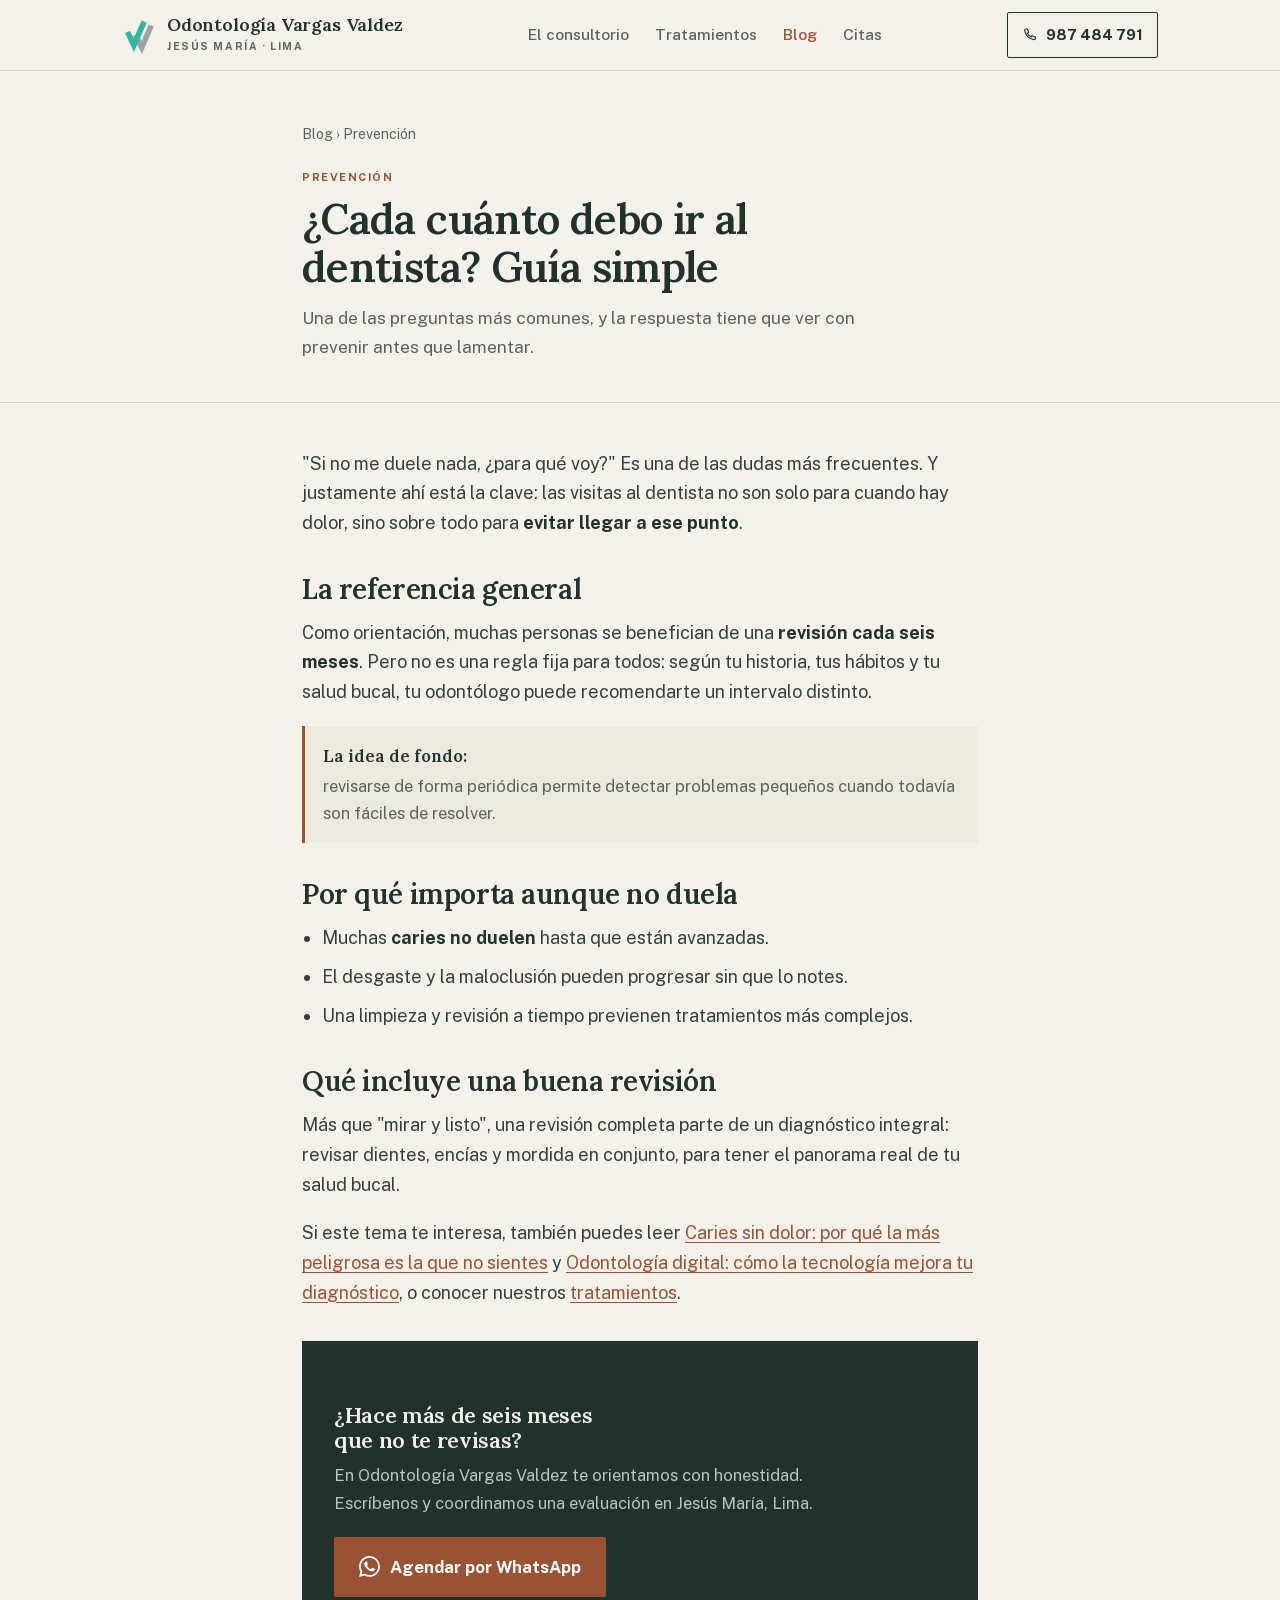
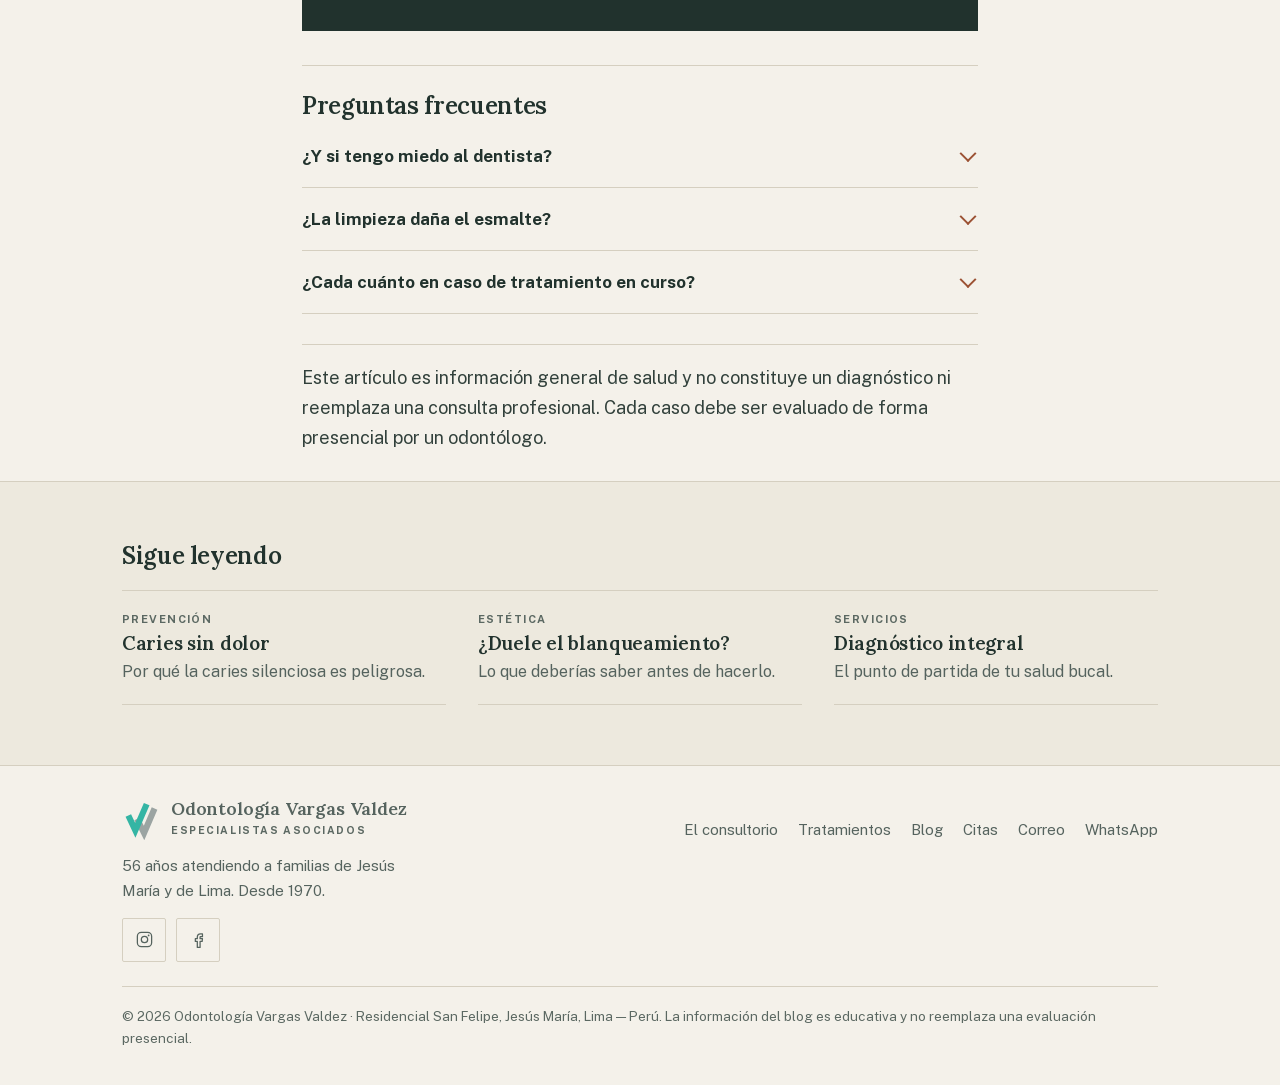
<file: blog-cada-cuanto-ir-al-dentista.html>
<!DOCTYPE html>
<html lang="es"><head><meta charset="UTF-8"><meta name="viewport" content="width=device-width, initial-scale=1.0">
<link rel="icon" type="image/svg+xml" href="favicon.svg"><link rel="icon" type="image/png" sizes="32x32" href="favicon-32.png"><link rel="apple-touch-icon" href="apple-touch-icon.png">
<title>¿Cada cuánto ir al dentista? Guía simple | Vargas Valdez</title>
<meta name="description" content="Por qué conviene una revisión dental periódica aunque no te duela nada y qué incluye. Consultorio dental en Jesús María, Lima.">
<link rel="canonical" href="https://www.odontologiavargasvaldez.com/blog-cada-cuanto-ir-al-dentista.html">
<meta property="og:type" content="article"><meta property="og:site_name" content="Odontología Vargas Valdez"><meta property="og:title" content="¿Cada cuánto ir al dentista? Guía simple | Vargas Valdez"><meta property="og:description" content="Por qué conviene una revisión dental periódica aunque no te duela nada y qué incluye. Consultorio dental en Jesús María, Lima."><meta property="og:locale" content="es_PE"><meta property="og:url" content="https://www.odontologiavargasvaldez.com/blog-cada-cuanto-ir-al-dentista.html"><meta property="og:image" content="https://www.odontologiavargasvaldez.com/apple-touch-icon.png"><meta property="og:image:alt" content="Logotipo de Odontología Vargas Valdez"><meta name="twitter:card" content="summary"><meta name="twitter:title" content="¿Cada cuánto ir al dentista? Guía simple | Vargas Valdez"><meta name="twitter:description" content="Por qué conviene una revisión dental periódica aunque no te duela nada y qué incluye. Consultorio dental en Jesús María, Lima."><meta name="twitter:image" content="https://www.odontologiavargasvaldez.com/apple-touch-icon.png">





<script type="application/ld+json">{"@context": "https://schema.org", "@type": "Article", "headline": "¿Cada cuánto debo ir al dentista? Guía simple", "description": "Por qué conviene una revisión dental periódica aunque no te duela nada y qué incluye. Consultorio dental en Jesús María, Lima.", "inLanguage": "es-PE", "url": "https://www.odontologiavargasvaldez.com/blog-cada-cuanto-ir-al-dentista.html", "mainEntityOfPage": {"@type": "WebPage", "@id": "https://www.odontologiavargasvaldez.com/blog-cada-cuanto-ir-al-dentista.html"}, "image": "https://www.odontologiavargasvaldez.com/apple-touch-icon.png", "author": {"@type": "Dentist", "@id": "https://www.odontologiavargasvaldez.com/#consultorio", "name": "Odontología Vargas Valdez", "url": "https://www.odontologiavargasvaldez.com/"}, "publisher": {"@type": "Dentist", "@id": "https://www.odontologiavargasvaldez.com/#consultorio", "name": "Odontología Vargas Valdez", "url": "https://www.odontologiavargasvaldez.com/"}}</script><script type="application/ld+json">{"@context": "https://schema.org", "@type": "FAQPage", "mainEntity": [{"@type": "Question", "name": "¿Y si tengo miedo al dentista?", "acceptedAnswer": {"@type": "Answer", "text": "Es muy común. Una buena consulta empieza por escucharte y explicarte todo con calma, sin apuros."}}, {"@type": "Question", "name": "¿La limpieza daña el esmalte?", "acceptedAnswer": {"@type": "Answer", "text": "Una limpieza profesional realizada correctamente es parte del cuidado preventivo. Tu odontólogo te orientará."}}, {"@type": "Question", "name": "¿Cada cuánto en caso de tratamiento en curso?", "acceptedAnswer": {"@type": "Answer", "text": "El especialista indicará un seguimiento específico según tu tratamiento."}}]}</script><script type="application/ld+json">{"@context": "https://schema.org", "@type": "BreadcrumbList", "itemListElement": [{"@type": "ListItem", "position": 1, "name": "Inicio", "item": "https://www.odontologiavargasvaldez.com/"}, {"@type": "ListItem", "position": 2, "name": "Blog", "item": "https://www.odontologiavargasvaldez.com/blog.html"}, {"@type": "ListItem", "position": 3, "name": "¿Cada cuánto debo ir al dentista? Guía simple", "item": "https://www.odontologiavargasvaldez.com/blog-cada-cuanto-ir-al-dentista.html"}]}</script>
<meta name="theme-color" content="#21322D">
<link rel="preload" href="fonts/lora.woff2" as="font" type="font/woff2" crossorigin>
<link rel="preload" href="fonts/publicsans.woff2" as="font" type="font/woff2" crossorigin>
<link rel="stylesheet" href="estilo.css?v=20261007">
<script defer src="analytics.js"></script>
</head><body>
<a class="skip" href="#contenido">Saltar al contenido</a>
<header class="mast"><div class="wrap mast-in">
  <a class="brand" href="index.html" aria-label="Odontología Vargas Valdez, inicio"><span class="mark" aria-hidden="true"><svg viewBox="8 4 43 48" xmlns="http://www.w3.org/2000/svg"><path class="v-back" d="M25 28 L33 44 L45 16"/><path class="v-front" d="M15 24 L23 41 L36 11"/></svg></span><span class="brand-text"><b>Odontología Vargas Valdez</b><span>Jesús María · Lima</span></span></a>
  <nav aria-label="Principal">
    <a href="index.html#consultorio">El consultorio</a>
    <a href="index.html#tratamientos">Tratamientos</a>
    <a href="blog.html" class="on">Blog</a>
    <a href="index.html#citas">Citas</a>
  </nav>
  <a class="telbtn" href="tel:+51987484791"><svg viewBox="0 0 24 24" aria-hidden="true"><path d="M4 5c0-1 1-2 2-2h2l2 5-2 1a12 12 0 006 6l1-2 5 2v2c0 1-1 2-2 2A16 16 0 014 5z" stroke-linejoin="round"/></svg>987 484 791</a>
</div></header>
<main id="contenido" tabindex="-1"><section class="art-hero"><div class="narrow"><div class="crumbs"><a href="blog.html">Blog</a> › Prevención</div><span class="tag">Prevención</span><h1>¿Cada cuánto debo ir al dentista? Guía simple</h1><p class="sub">Una de las preguntas más comunes, y la respuesta tiene que ver con prevenir antes que lamentar.</p></div></section>
<article class="post"><div class="narrow">
<p>"Si no me duele nada, ¿para qué voy?" Es una de las dudas más frecuentes. Y justamente ahí está la clave: las visitas al dentista no son solo para cuando hay dolor, sino sobre todo para <strong>evitar llegar a ese punto</strong>.</p>
<h2>La referencia general</h2>
<p>Como orientación, muchas personas se benefician de una <strong>revisión cada seis meses</strong>. Pero no es una regla fija para todos: según tu historia, tus hábitos y tu salud bucal, tu odontólogo puede recomendarte un intervalo distinto.</p>
<div class="term"><b>La idea de fondo:</b> revisarse de forma periódica permite detectar problemas pequeños cuando todavía son fáciles de resolver.</div>
<h2>Por qué importa aunque no duela</h2>
<ul>
<li>Muchas <strong>caries no duelen</strong> hasta que están avanzadas.</li>
<li>El desgaste y la maloclusión pueden progresar sin que lo notes.</li>
<li>Una limpieza y revisión a tiempo previenen tratamientos más complejos.</li>
</ul>
<h2>Qué incluye una buena revisión</h2>
<p>Más que "mirar y listo", una revisión completa parte de un diagnóstico integral: revisar dientes, encías y mordida en conjunto, para tener el panorama real de tu salud bucal.</p>
<p>Si este tema te interesa, también puedes leer <a href="blog-caries-sin-dolor.html">Caries sin dolor: por qué la más peligrosa es la que no sientes</a> y <a href="blog-odontologia-digital.html">Odontología digital: cómo la tecnología mejora tu diagnóstico</a>, o conocer nuestros <a href="index.html#tratamientos">tratamientos</a>.</p>
<div class="cta-box"><h3>¿Hace más de seis meses que no te revisas?</h3><p>En Odontología Vargas Valdez te orientamos con honestidad. Escríbenos y coordinamos una evaluación en Jesús María, Lima.</p><a class="btn btn-wa" href="https://wa.me/51987484791?text=Hola%2C%20quisiera%20agendar%20una%20evaluaci%C3%B3n." target="_blank" rel="noopener"><svg viewBox="0 0 24 24" aria-hidden="true"><path d="M17.472 14.382c-.297-.149-1.758-.867-2.03-.967-.273-.099-.471-.148-.67.15-.197.297-.767.966-.94 1.164-.173.199-.347.223-.644.075-.297-.15-1.255-.463-2.39-1.475-.883-.788-1.48-1.761-1.653-2.059-.173-.297-.018-.458.13-.606.134-.133.298-.347.446-.52.149-.174.198-.298.298-.497.099-.198.05-.371-.025-.52-.075-.149-.669-1.612-.916-2.207-.242-.579-.487-.5-.669-.51-.173-.008-.371-.01-.57-.01-.198 0-.52.074-.792.372-.272.297-1.04 1.016-1.04 2.479 0 1.462 1.065 2.875 1.213 3.074.149.198 2.096 3.2 5.077 4.487.709.306 1.262.489 1.694.625.712.227 1.36.195 1.871.118.571-.085 1.758-.719 2.006-1.413.248-.694.248-1.289.173-1.413-.074-.124-.272-.198-.57-.347M12.05 21.785h-.004a9.87 9.87 0 01-5.031-1.378l-.361-.214-3.741.982.998-3.648-.235-.374a9.86 9.86 0 01-1.51-5.26c.001-5.45 4.436-9.884 9.888-9.884 2.64 0 5.122 1.03 6.988 2.898a9.825 9.825 0 012.893 6.994c-.003 5.45-4.437 9.884-9.885 9.884M20.463 3.488A11.815 11.815 0 0012.05 0C5.495 0 .16 5.335.157 11.892c0 2.096.547 4.142 1.588 5.945L.057 24l6.305-1.654a11.882 11.882 0 005.683 1.448h.005c6.554 0 11.89-5.335 11.893-11.893a11.821 11.821 0 00-3.48-8.413z"/></svg>Agendar por WhatsApp</a></div>
<div class="faq"><h2>Preguntas frecuentes</h2>
<details><summary>¿Y si tengo miedo al dentista?</summary><div class="ans">Es muy común. Una buena consulta empieza por escucharte y explicarte todo con calma, sin apuros.</div></details>
<details><summary>¿La limpieza daña el esmalte?</summary><div class="ans">Una limpieza profesional realizada correctamente es parte del cuidado preventivo. Tu odontólogo te orientará.</div></details>
<details><summary>¿Cada cuánto en caso de tratamiento en curso?</summary><div class="ans">El especialista indicará un seguimiento específico según tu tratamiento.</div></details>
</div>
<p class="disclaimer">Este artículo es información general de salud y no constituye un diagnóstico ni reemplaza una consulta profesional. Cada caso debe ser evaluado de forma presencial por un odontólogo.</p>
</div></article><section class="more"><div class="wrap"><h2>Sigue leyendo</h2><div class="more-grid"><a class="pcard" href="blog-caries-sin-dolor.html"><span class="tag">Prevención</span><h3>Caries sin dolor</h3><p>Por qué la caries silenciosa es peligrosa.</p></a><a class="pcard" href="blog-blanqueamiento-dental.html"><span class="tag">Estética</span><h3>¿Duele el blanqueamiento?</h3><p>Lo que deberías saber antes de hacerlo.</p></a><a class="pcard" href="index.html#tratamientos"><span class="tag">Servicios</span><h3>Diagnóstico integral</h3><p>El punto de partida de tu salud bucal.</p></a></div></div></section>
</main>
<footer class="foot"><div class="wrap">
  <div class="foot-grid">
    <div>
      <a class="brand" href="index.html" aria-label="Odontología Vargas Valdez, inicio"><span class="mark" aria-hidden="true"><svg viewBox="8 4 43 48" xmlns="http://www.w3.org/2000/svg"><path class="v-back" d="M25 28 L33 44 L45 16"/><path class="v-front" d="M15 24 L23 41 L36 11"/></svg></span><span class="brand-text"><b>Odontología Vargas Valdez</b><span>Especialistas asociados</span></span></a>
      <p style="margin-top:12px;max-width:34ch">56 años atendiendo a familias de Jesús María y de Lima. Desde 1970.</p>
      <div class="foot-social">
        <a href="https://www.instagram.com/odontologiavargasv" target="_blank" rel="noopener" aria-label="Instagram"><svg viewBox="0 0 24 24" aria-hidden="true"><rect x="3" y="3" width="18" height="18" rx="5"/><circle cx="12" cy="12" r="4"/><circle cx="17.2" cy="6.8" r="1.1" fill="currentColor" stroke="none"/></svg></a>
        <a href="https://www.facebook.com/profile.php?id=61588420507476" target="_blank" rel="noopener" aria-label="Facebook"><svg viewBox="0 0 24 24" aria-hidden="true"><path d="M14.5 8.5h2.5V5h-2.5C12 5 10.5 6.6 10.5 9v2H8v3.5h2.5V22h3.5v-7.5h2.6l.4-3.5h-3V9c0-.3.2-.5.5-.5z" stroke-linejoin="round"/></svg></a>
      </div>
    </div>
    <div><nav aria-label="Pie de página">
      <a href="index.html#consultorio">El consultorio</a>
      <a href="index.html#tratamientos">Tratamientos</a>
      <a href="blog.html">Blog</a>
      <a href="index.html#citas">Citas</a>
      <a href="mailto:odontologiavargasvaldez@gmail.com">Correo</a>
      <a href="https://wa.me/51987484791" target="_blank" rel="noopener">WhatsApp</a>
    </nav></div>
  </div>
  <p class="legal">© <span id="anio">2026</span> Odontología Vargas Valdez · Residencial San Felipe, Jesús María, Lima — Perú. La información del blog es educativa y no reemplaza una evaluación presencial.</p>
</div></footer>
<a class="wabar" href="https://wa.me/51987484791?text=Hola%2C%20quisiera%20agendar%20una%20evaluaci%C3%B3n." target="_blank" rel="noopener"><svg viewBox="0 0 24 24" aria-hidden="true"><path d="M17.472 14.382c-.297-.149-1.758-.867-2.03-.967-.273-.099-.471-.148-.67.15-.197.297-.767.966-.94 1.164-.173.199-.347.223-.644.075-.297-.15-1.255-.463-2.39-1.475-.883-.788-1.48-1.761-1.653-2.059-.173-.297-.018-.458.13-.606.134-.133.298-.347.446-.52.149-.174.198-.298.298-.497.099-.198.05-.371-.025-.52-.075-.149-.669-1.612-.916-2.207-.242-.579-.487-.5-.669-.51-.173-.008-.371-.01-.57-.01-.198 0-.52.074-.792.372-.272.297-1.04 1.016-1.04 2.479 0 1.462 1.065 2.875 1.213 3.074.149.198 2.096 3.2 5.077 4.487.709.306 1.262.489 1.694.625.712.227 1.36.195 1.871.118.571-.085 1.758-.719 2.006-1.413.248-.694.248-1.289.173-1.413-.074-.124-.272-.198-.57-.347M12.05 21.785h-.004a9.87 9.87 0 01-5.031-1.378l-.361-.214-3.741.982.998-3.648-.235-.374a9.86 9.86 0 01-1.51-5.26c.001-5.45 4.436-9.884 9.888-9.884 2.64 0 5.122 1.03 6.988 2.898a9.825 9.825 0 012.893 6.994c-.003 5.45-4.437 9.884-9.885 9.884M20.463 3.488A11.815 11.815 0 0012.05 0C5.495 0 .16 5.335.157 11.892c0 2.096.547 4.142 1.588 5.945L.057 24l6.305-1.654a11.882 11.882 0 005.683 1.448h.005c6.554 0 11.89-5.335 11.893-11.893a11.821 11.821 0 00-3.48-8.413z"/></svg>Escribir por WhatsApp</a>
<script>document.getElementById('anio').textContent=new Date().getFullYear();</script>
</body></html>
</file>
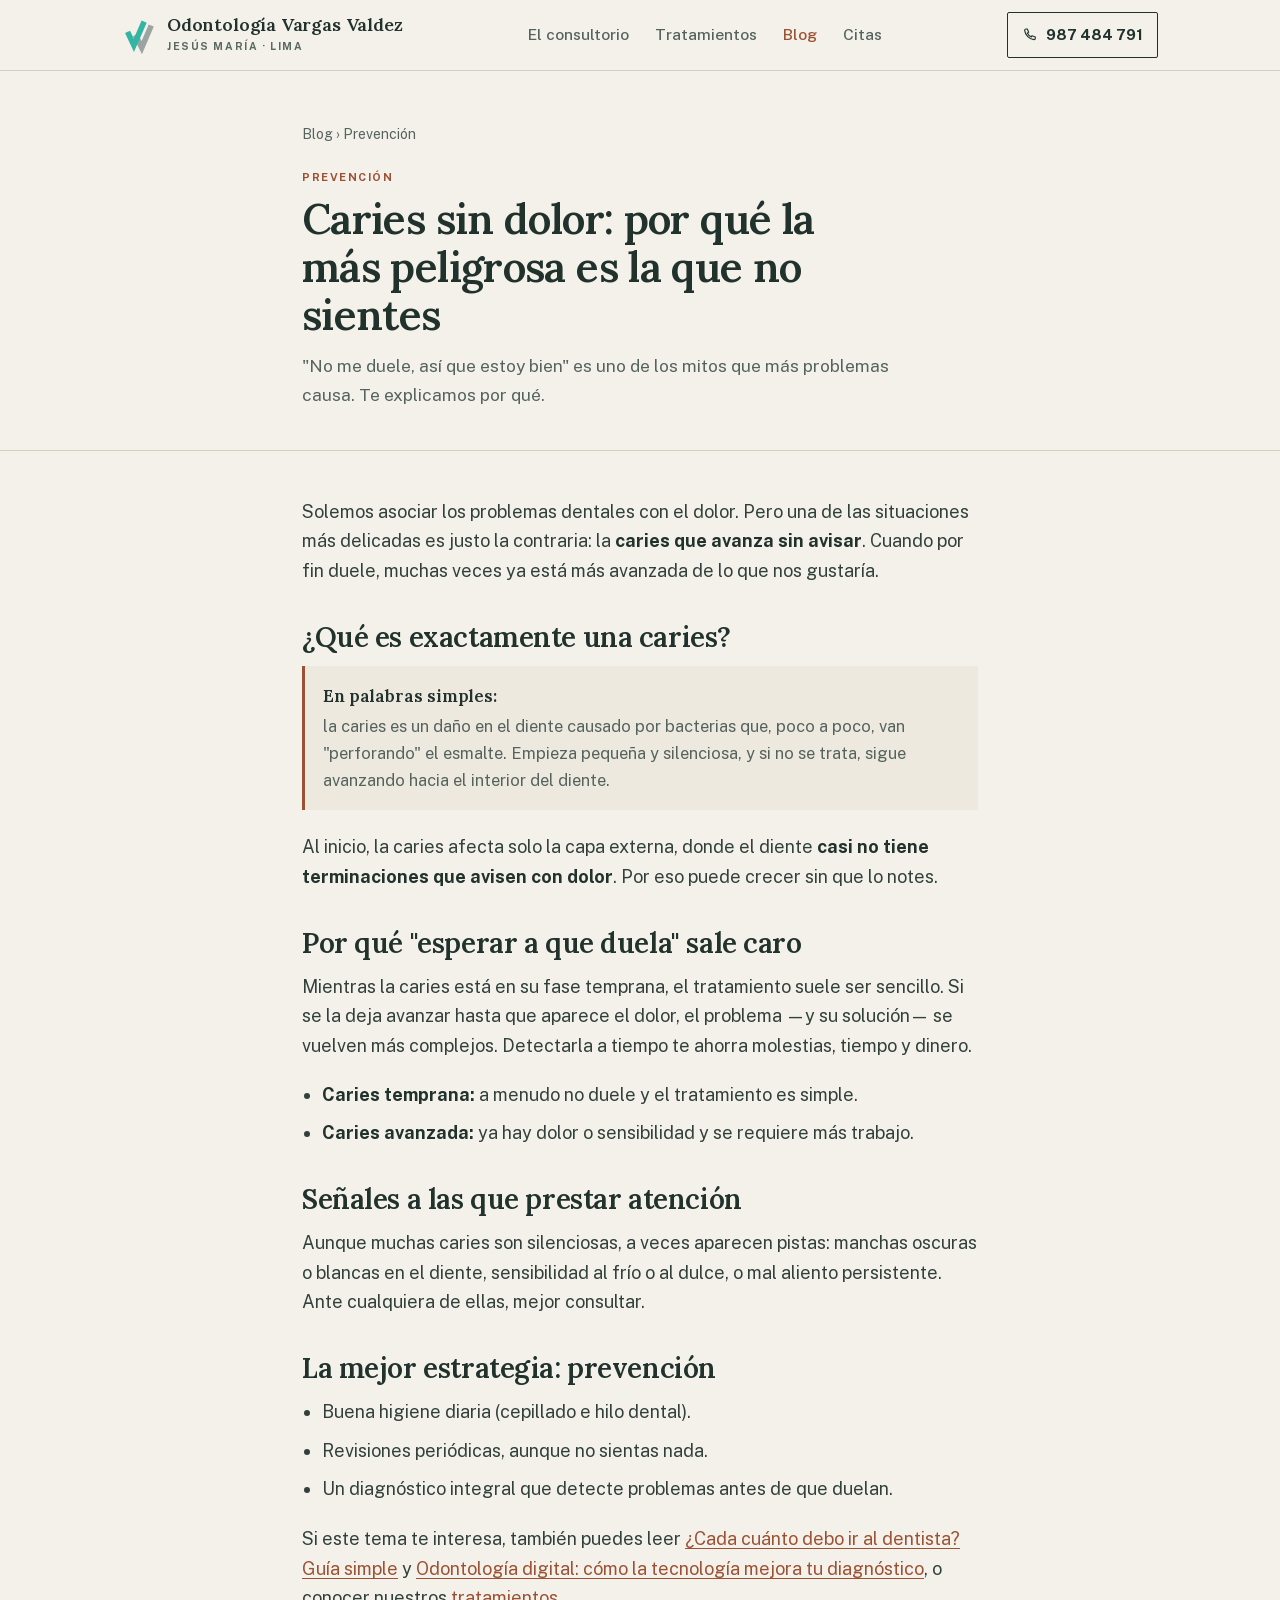
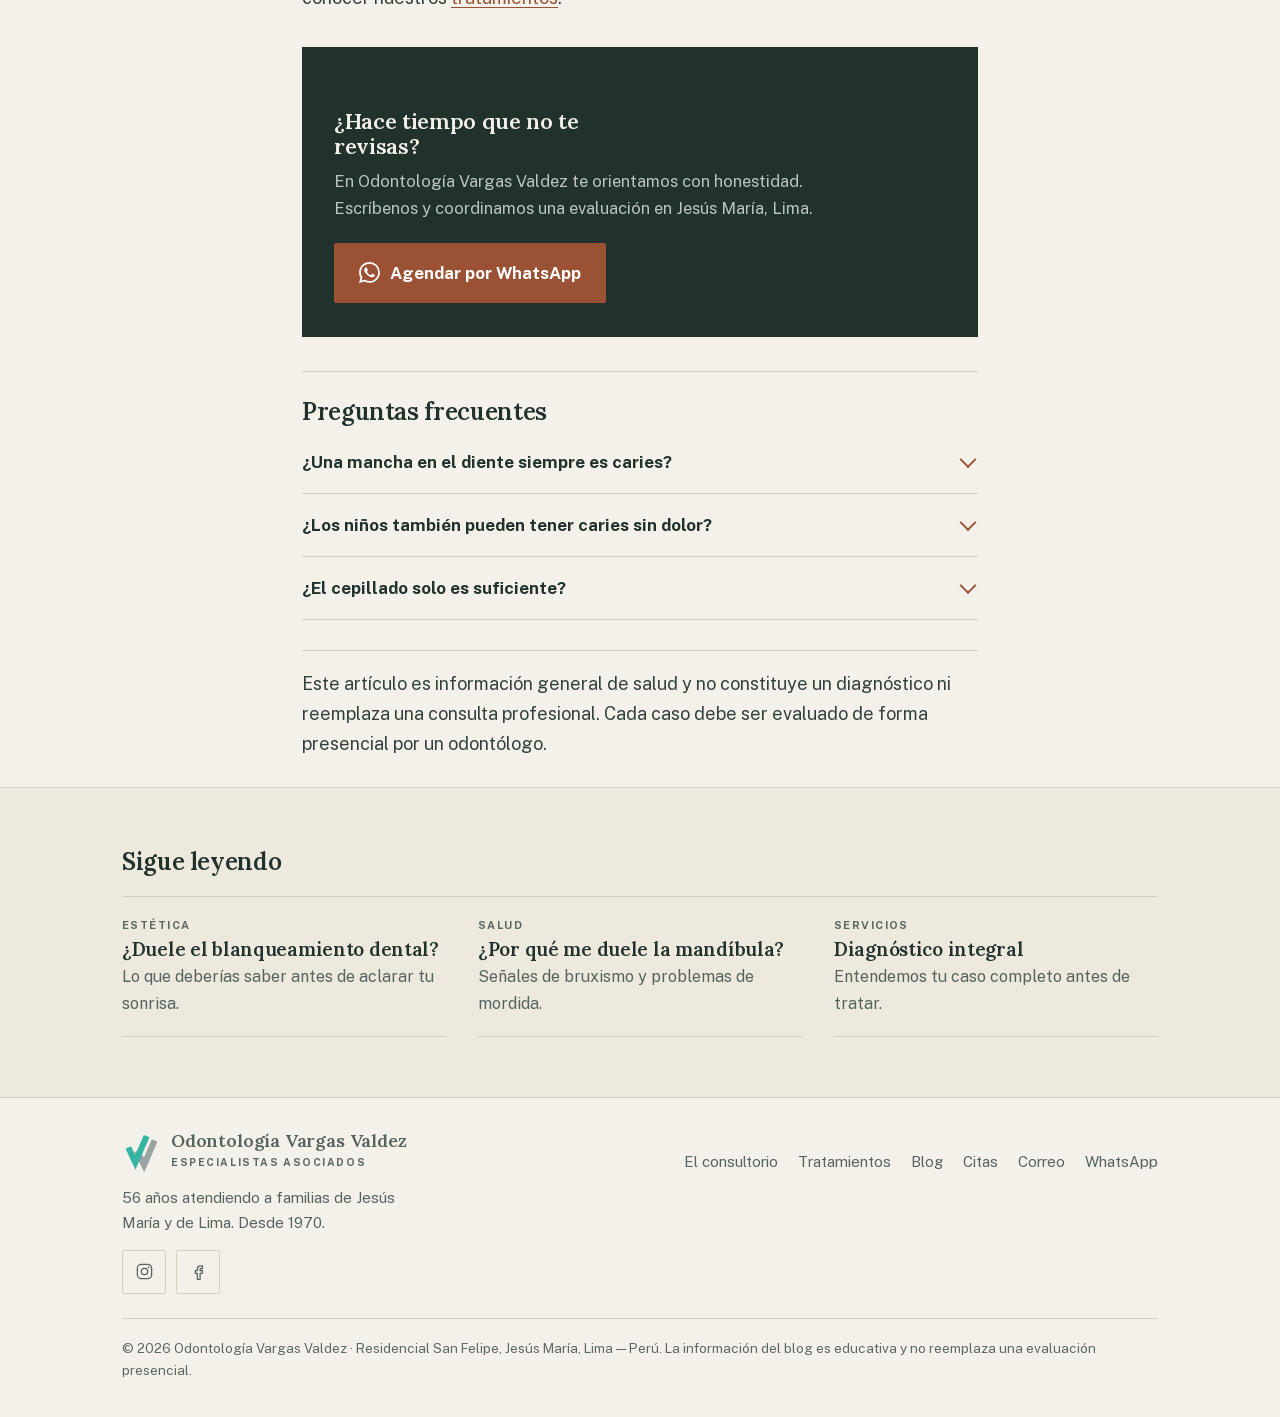
<file: blog-caries-sin-dolor.html>
<!DOCTYPE html>
<html lang="es"><head><meta charset="UTF-8"><meta name="viewport" content="width=device-width, initial-scale=1.0">
<title>Caries sin dolor: avanzan en silencio | Vargas Valdez</title>
<meta name="description" content="La caries que no duele puede avanzar sin avisar. Cómo reconocer señales y por qué ayudan las revisiones. Consultorio dental en Jesús María, Lima.">
<link rel="canonical" href="https://www.odontologiavargasvaldez.com/blog-caries-sin-dolor.html">
<meta property="og:type" content="article"><meta property="og:site_name" content="Odontología Vargas Valdez"><meta property="og:title" content="Caries sin dolor: avanzan en silencio | Vargas Valdez"><meta property="og:description" content="La caries que no duele puede avanzar sin avisar. Cómo reconocer señales y por qué ayudan las revisiones. Consultorio dental en Jesús María, Lima."><meta property="og:locale" content="es_PE"><meta property="og:url" content="https://www.odontologiavargasvaldez.com/blog-caries-sin-dolor.html"><meta property="og:image" content="https://www.odontologiavargasvaldez.com/apple-touch-icon.png"><meta property="og:image:alt" content="Logotipo de Odontología Vargas Valdez"><meta name="twitter:card" content="summary"><meta name="twitter:title" content="Caries sin dolor: avanzan en silencio | Vargas Valdez"><meta name="twitter:description" content="La caries que no duele puede avanzar sin avisar. Cómo reconocer señales y por qué ayudan las revisiones. Consultorio dental en Jesús María, Lima."><meta name="twitter:image" content="https://www.odontologiavargasvaldez.com/apple-touch-icon.png">




<script type="application/ld+json">{"@context": "https://schema.org", "@type": "Article", "headline": "Caries sin dolor: por qué la más peligrosa es la que no sientes", "description": "La caries que no duele puede avanzar sin avisar. Cómo reconocer señales y por qué ayudan las revisiones. Consultorio dental en Jesús María, Lima.", "inLanguage": "es-PE", "url": "https://www.odontologiavargasvaldez.com/blog-caries-sin-dolor.html", "mainEntityOfPage": {"@type": "WebPage", "@id": "https://www.odontologiavargasvaldez.com/blog-caries-sin-dolor.html"}, "image": "https://www.odontologiavargasvaldez.com/apple-touch-icon.png", "author": {"@type": "Dentist", "@id": "https://www.odontologiavargasvaldez.com/#consultorio", "name": "Odontología Vargas Valdez", "url": "https://www.odontologiavargasvaldez.com/"}, "publisher": {"@type": "Dentist", "@id": "https://www.odontologiavargasvaldez.com/#consultorio", "name": "Odontología Vargas Valdez", "url": "https://www.odontologiavargasvaldez.com/"}}</script><script type="application/ld+json">{"@context": "https://schema.org", "@type": "FAQPage", "mainEntity": [{"@type": "Question", "name": "¿Una mancha en el diente siempre es caries?", "acceptedAnswer": {"@type": "Answer", "text": "No siempre, pero conviene revisarla. Algunas manchas son superficiales y otras indican el inicio de una caries."}}, {"@type": "Question", "name": "¿Los niños también pueden tener caries sin dolor?", "acceptedAnswer": {"@type": "Answer", "text": "Sí. Por eso las revisiones desde temprana edad son importantes. Un especialista puede orientarte sobre el cuidado infantil."}}, {"@type": "Question", "name": "¿El cepillado solo es suficiente?", "acceptedAnswer": {"@type": "Answer", "text": "Es fundamental, pero no reemplaza las revisiones. Hay zonas difíciles de limpiar y problemas que solo se ven en consulta."}}]}</script><script type="application/ld+json">{"@context": "https://schema.org", "@type": "BreadcrumbList", "itemListElement": [{"@type": "ListItem", "position": 1, "name": "Inicio", "item": "https://www.odontologiavargasvaldez.com/"}, {"@type": "ListItem", "position": 2, "name": "Blog", "item": "https://www.odontologiavargasvaldez.com/blog.html"}, {"@type": "ListItem", "position": 3, "name": "Caries sin dolor: por qué la más peligrosa es la que no sientes", "item": "https://www.odontologiavargasvaldez.com/blog-caries-sin-dolor.html"}]}</script>
<meta name="theme-color" content="#21322D">
<link rel="preload" href="fonts/lora.woff2" as="font" type="font/woff2" crossorigin>
<link rel="preload" href="fonts/publicsans.woff2" as="font" type="font/woff2" crossorigin>
<link rel="stylesheet" href="estilo.css?v=20261007">
<script defer src="analytics.js"></script>
</head><body>
<a class="skip" href="#contenido">Saltar al contenido</a>
<header class="mast"><div class="wrap mast-in">
  <a class="brand" href="index.html" aria-label="Odontología Vargas Valdez, inicio"><span class="mark" aria-hidden="true"><svg viewBox="8 4 43 48" xmlns="http://www.w3.org/2000/svg"><path class="v-back" d="M25 28 L33 44 L45 16"/><path class="v-front" d="M15 24 L23 41 L36 11"/></svg></span><span class="brand-text"><b>Odontología Vargas Valdez</b><span>Jesús María · Lima</span></span></a>
  <nav aria-label="Principal">
    <a href="index.html#consultorio">El consultorio</a>
    <a href="index.html#tratamientos">Tratamientos</a>
    <a href="blog.html" class="on">Blog</a>
    <a href="index.html#citas">Citas</a>
  </nav>
  <a class="telbtn" href="tel:+51987484791"><svg viewBox="0 0 24 24" aria-hidden="true"><path d="M4 5c0-1 1-2 2-2h2l2 5-2 1a12 12 0 006 6l1-2 5 2v2c0 1-1 2-2 2A16 16 0 014 5z" stroke-linejoin="round"/></svg>987 484 791</a>
</div></header>
<main id="contenido" tabindex="-1"><section class="art-hero"><div class="narrow">
<div class="crumbs"><a href="blog.html">Blog</a> › Prevención</div>
<span class="tag">Prevención</span>
<h1>Caries sin dolor: por qué la más peligrosa es la que no sientes</h1>
<p class="sub">"No me duele, así que estoy bien" es uno de los mitos que más problemas causa. Te explicamos por qué.</p>
</div></section>
<article class="post"><div class="narrow">
<p>Solemos asociar los problemas dentales con el dolor. Pero una de las situaciones más delicadas es justo la contraria: la <strong>caries que avanza sin avisar</strong>. Cuando por fin duele, muchas veces ya está más avanzada de lo que nos gustaría.</p>

<h2>¿Qué es exactamente una caries?</h2>
<div class="term"><b>En palabras simples:</b> la caries es un daño en el diente causado por bacterias que, poco a poco, van "perforando" el esmalte. Empieza pequeña y silenciosa, y si no se trata, sigue avanzando hacia el interior del diente.</div>
<p>Al inicio, la caries afecta solo la capa externa, donde el diente <strong>casi no tiene terminaciones que avisen con dolor</strong>. Por eso puede crecer sin que lo notes.</p>

<h2>Por qué "esperar a que duela" sale caro</h2>
<p>Mientras la caries está en su fase temprana, el tratamiento suele ser sencillo. Si se la deja avanzar hasta que aparece el dolor, el problema —y su solución— se vuelven más complejos. Detectarla a tiempo te ahorra molestias, tiempo y dinero.</p>
<ul>
<li><strong>Caries temprana:</strong> a menudo no duele y el tratamiento es simple.</li>
<li><strong>Caries avanzada:</strong> ya hay dolor o sensibilidad y se requiere más trabajo.</li>
</ul>

<h2>Señales a las que prestar atención</h2>
<p>Aunque muchas caries son silenciosas, a veces aparecen pistas: manchas oscuras o blancas en el diente, sensibilidad al frío o al dulce, o mal aliento persistente. Ante cualquiera de ellas, mejor consultar.</p>

<h2>La mejor estrategia: prevención</h2>
<ul>
<li>Buena higiene diaria (cepillado e hilo dental).</li>
<li>Revisiones periódicas, aunque no sientas nada.</li>
<li>Un diagnóstico integral que detecte problemas antes de que duelan.</li>
</ul>

<p>Si este tema te interesa, también puedes leer <a href="blog-cada-cuanto-ir-al-dentista.html">¿Cada cuánto debo ir al dentista? Guía simple</a> y <a href="blog-odontologia-digital.html">Odontología digital: cómo la tecnología mejora tu diagnóstico</a>, o conocer nuestros <a href="index.html#tratamientos">tratamientos</a>.</p>
<div class="cta-box"><h3>¿Hace tiempo que no te revisas?</h3>
<p>En Odontología Vargas Valdez te orientamos con honestidad. Escríbenos y coordinamos una evaluación en Jesús María, Lima.</p>
<a class="btn btn-wa" href="https://wa.me/51987484791?text=Hola%2C%20quisiera%20agendar%20una%20evaluaci%C3%B3n." target="_blank" rel="noopener"><svg viewBox="0 0 24 24" aria-hidden="true"><path d="M17.472 14.382c-.297-.149-1.758-.867-2.03-.967-.273-.099-.471-.148-.67.15-.197.297-.767.966-.94 1.164-.173.199-.347.223-.644.075-.297-.15-1.255-.463-2.39-1.475-.883-.788-1.48-1.761-1.653-2.059-.173-.297-.018-.458.13-.606.134-.133.298-.347.446-.52.149-.174.198-.298.298-.497.099-.198.05-.371-.025-.52-.075-.149-.669-1.612-.916-2.207-.242-.579-.487-.5-.669-.51-.173-.008-.371-.01-.57-.01-.198 0-.52.074-.792.372-.272.297-1.04 1.016-1.04 2.479 0 1.462 1.065 2.875 1.213 3.074.149.198 2.096 3.2 5.077 4.487.709.306 1.262.489 1.694.625.712.227 1.36.195 1.871.118.571-.085 1.758-.719 2.006-1.413.248-.694.248-1.289.173-1.413-.074-.124-.272-.198-.57-.347M12.05 21.785h-.004a9.87 9.87 0 01-5.031-1.378l-.361-.214-3.741.982.998-3.648-.235-.374a9.86 9.86 0 01-1.51-5.26c.001-5.45 4.436-9.884 9.888-9.884 2.64 0 5.122 1.03 6.988 2.898a9.825 9.825 0 012.893 6.994c-.003 5.45-4.437 9.884-9.885 9.884M20.463 3.488A11.815 11.815 0 0012.05 0C5.495 0 .16 5.335.157 11.892c0 2.096.547 4.142 1.588 5.945L.057 24l6.305-1.654a11.882 11.882 0 005.683 1.448h.005c6.554 0 11.89-5.335 11.893-11.893a11.821 11.821 0 00-3.48-8.413z"/></svg>Agendar por WhatsApp</a></div>

<div class="faq"><h2>Preguntas frecuentes</h2>
<details><summary>¿Una mancha en el diente siempre es caries?</summary><div class="ans">No siempre, pero conviene revisarla. Algunas manchas son superficiales y otras indican el inicio de una caries.</div></details>
<details><summary>¿Los niños también pueden tener caries sin dolor?</summary><div class="ans">Sí. Por eso las revisiones desde temprana edad son importantes. Un especialista puede orientarte sobre el cuidado infantil.</div></details>
<details><summary>¿El cepillado solo es suficiente?</summary><div class="ans">Es fundamental, pero no reemplaza las revisiones. Hay zonas difíciles de limpiar y problemas que solo se ven en consulta.</div></details>
</div>

<p class="disclaimer">Este artículo es información general de salud y no constituye un diagnóstico ni reemplaza una consulta profesional. Cada caso debe ser evaluado de forma presencial por un odontólogo.</p>
</div></article>
<section class="more"><div class="wrap"><h2>Sigue leyendo</h2><div class="more-grid"><a class="pcard" href="blog-blanqueamiento-dental.html"><span class="tag">Estética</span><h3>¿Duele el blanqueamiento dental?</h3><p>Lo que deberías saber antes de aclarar tu sonrisa.</p></a><a class="pcard" href="blog-dolor-mandibula.html"><span class="tag">Salud</span><h3>¿Por qué me duele la mandíbula?</h3><p>Señales de bruxismo y problemas de mordida.</p></a><a class="pcard" href="index.html#tratamientos"><span class="tag">Servicios</span><h3>Diagnóstico integral</h3><p>Entendemos tu caso completo antes de tratar.</p></a></div></div></section>
</main>
<footer class="foot"><div class="wrap">
  <div class="foot-grid">
    <div>
      <a class="brand" href="index.html" aria-label="Odontología Vargas Valdez, inicio"><span class="mark" aria-hidden="true"><svg viewBox="8 4 43 48" xmlns="http://www.w3.org/2000/svg"><path class="v-back" d="M25 28 L33 44 L45 16"/><path class="v-front" d="M15 24 L23 41 L36 11"/></svg></span><span class="brand-text"><b>Odontología Vargas Valdez</b><span>Especialistas asociados</span></span></a>
      <p style="margin-top:12px;max-width:34ch">56 años atendiendo a familias de Jesús María y de Lima. Desde 1970.</p>
      <div class="foot-social">
        <a href="https://www.instagram.com/odontologiavargasv" target="_blank" rel="noopener" aria-label="Instagram"><svg viewBox="0 0 24 24" aria-hidden="true"><rect x="3" y="3" width="18" height="18" rx="5"/><circle cx="12" cy="12" r="4"/><circle cx="17.2" cy="6.8" r="1.1" fill="currentColor" stroke="none"/></svg></a>
        <a href="https://www.facebook.com/profile.php?id=61588420507476" target="_blank" rel="noopener" aria-label="Facebook"><svg viewBox="0 0 24 24" aria-hidden="true"><path d="M14.5 8.5h2.5V5h-2.5C12 5 10.5 6.6 10.5 9v2H8v3.5h2.5V22h3.5v-7.5h2.6l.4-3.5h-3V9c0-.3.2-.5.5-.5z" stroke-linejoin="round"/></svg></a>
      </div>
    </div>
    <div><nav aria-label="Pie de página">
      <a href="index.html#consultorio">El consultorio</a>
      <a href="index.html#tratamientos">Tratamientos</a>
      <a href="blog.html">Blog</a>
      <a href="index.html#citas">Citas</a>
      <a href="mailto:odontologiavargasvaldez@gmail.com">Correo</a>
      <a href="https://wa.me/51987484791" target="_blank" rel="noopener">WhatsApp</a>
    </nav></div>
  </div>
  <p class="legal">© <span id="anio">2026</span> Odontología Vargas Valdez · Residencial San Felipe, Jesús María, Lima — Perú. La información del blog es educativa y no reemplaza una evaluación presencial.</p>
</div></footer>
<a class="wabar" href="https://wa.me/51987484791?text=Hola%2C%20quisiera%20agendar%20una%20evaluaci%C3%B3n." target="_blank" rel="noopener"><svg viewBox="0 0 24 24" aria-hidden="true"><path d="M17.472 14.382c-.297-.149-1.758-.867-2.03-.967-.273-.099-.471-.148-.67.15-.197.297-.767.966-.94 1.164-.173.199-.347.223-.644.075-.297-.15-1.255-.463-2.39-1.475-.883-.788-1.48-1.761-1.653-2.059-.173-.297-.018-.458.13-.606.134-.133.298-.347.446-.52.149-.174.198-.298.298-.497.099-.198.05-.371-.025-.52-.075-.149-.669-1.612-.916-2.207-.242-.579-.487-.5-.669-.51-.173-.008-.371-.01-.57-.01-.198 0-.52.074-.792.372-.272.297-1.04 1.016-1.04 2.479 0 1.462 1.065 2.875 1.213 3.074.149.198 2.096 3.2 5.077 4.487.709.306 1.262.489 1.694.625.712.227 1.36.195 1.871.118.571-.085 1.758-.719 2.006-1.413.248-.694.248-1.289.173-1.413-.074-.124-.272-.198-.57-.347M12.05 21.785h-.004a9.87 9.87 0 01-5.031-1.378l-.361-.214-3.741.982.998-3.648-.235-.374a9.86 9.86 0 01-1.51-5.26c.001-5.45 4.436-9.884 9.888-9.884 2.64 0 5.122 1.03 6.988 2.898a9.825 9.825 0 012.893 6.994c-.003 5.45-4.437 9.884-9.885 9.884M20.463 3.488A11.815 11.815 0 0012.05 0C5.495 0 .16 5.335.157 11.892c0 2.096.547 4.142 1.588 5.945L.057 24l6.305-1.654a11.882 11.882 0 005.683 1.448h.005c6.554 0 11.89-5.335 11.893-11.893a11.821 11.821 0 00-3.48-8.413z"/></svg>Escribir por WhatsApp</a>
<script>document.getElementById('anio').textContent=new Date().getFullYear();</script>
</body></html>
</file>
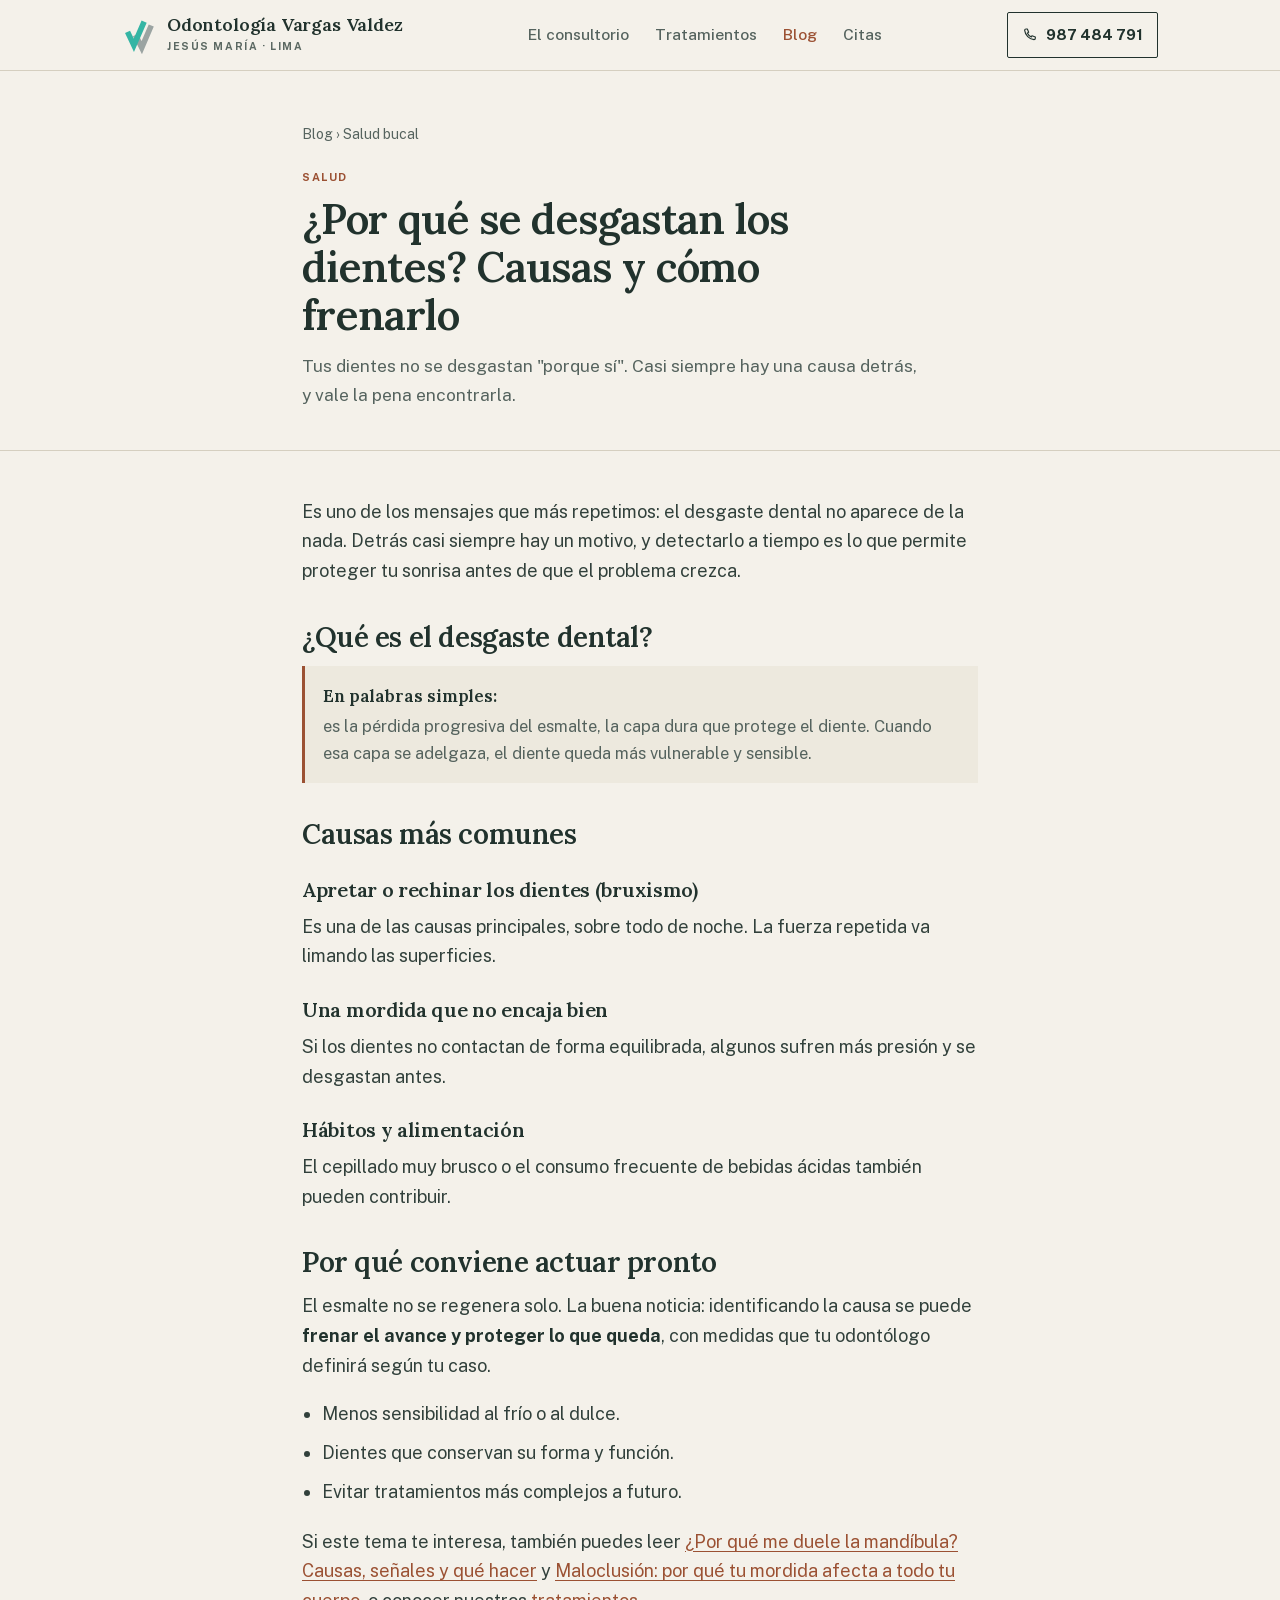
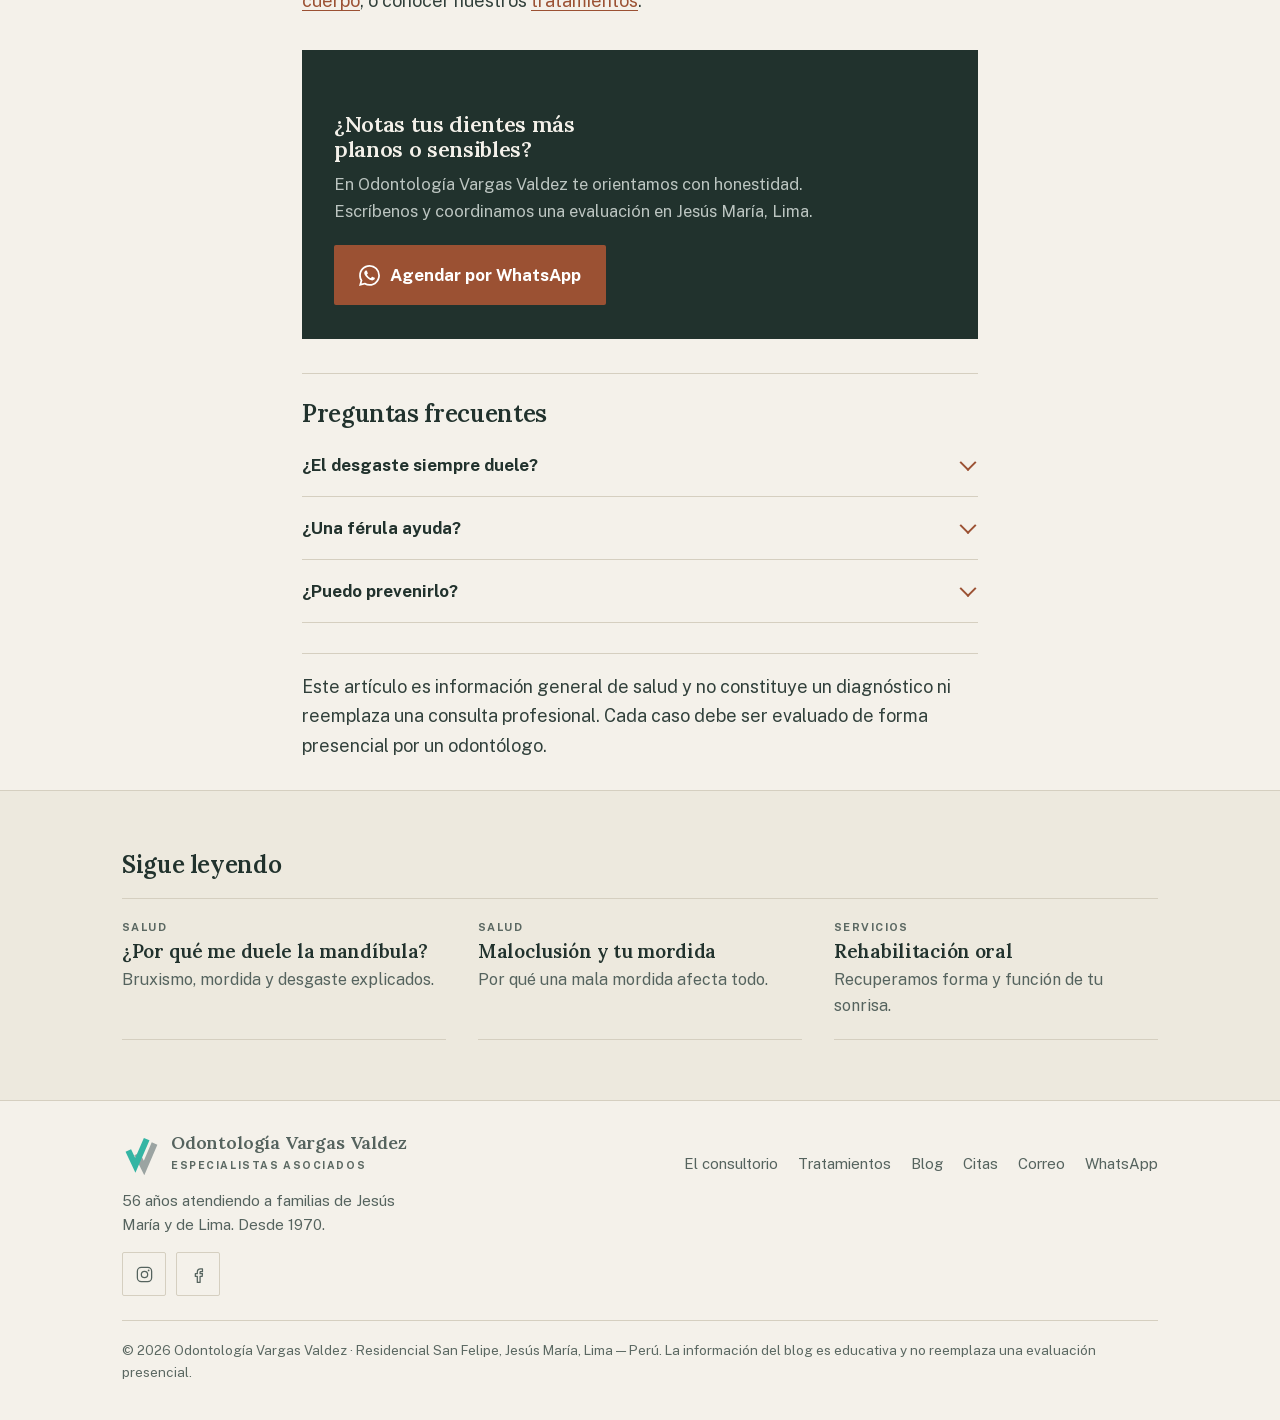
<file: blog-desgaste-dental.html>
<!DOCTYPE html>
<html lang="es"><head><meta charset="UTF-8"><meta name="viewport" content="width=device-width, initial-scale=1.0">
<link rel="icon" type="image/svg+xml" href="favicon.svg"><link rel="icon" type="image/png" sizes="32x32" href="favicon-32.png"><link rel="apple-touch-icon" href="apple-touch-icon.png">
<title>¿Por qué se desgastan los dientes? | Vargas Valdez</title>
<meta name="description" content="Causas del desgaste dental, como el bruxismo o la mordida, y por qué conviene evaluarlo. Consultorio dental en Jesús María, Lima.">
<link rel="canonical" href="https://www.odontologiavargasvaldez.com/blog-desgaste-dental.html">
<meta property="og:type" content="article"><meta property="og:site_name" content="Odontología Vargas Valdez"><meta property="og:title" content="¿Por qué se desgastan los dientes? | Vargas Valdez"><meta property="og:description" content="Causas del desgaste dental, como el bruxismo o la mordida, y por qué conviene evaluarlo. Consultorio dental en Jesús María, Lima."><meta property="og:locale" content="es_PE"><meta property="og:url" content="https://www.odontologiavargasvaldez.com/blog-desgaste-dental.html"><meta property="og:image" content="https://www.odontologiavargasvaldez.com/apple-touch-icon.png"><meta property="og:image:alt" content="Logotipo de Odontología Vargas Valdez"><meta name="twitter:card" content="summary"><meta name="twitter:title" content="¿Por qué se desgastan los dientes? | Vargas Valdez"><meta name="twitter:description" content="Causas del desgaste dental, como el bruxismo o la mordida, y por qué conviene evaluarlo. Consultorio dental en Jesús María, Lima."><meta name="twitter:image" content="https://www.odontologiavargasvaldez.com/apple-touch-icon.png">




<script type="application/ld+json">{"@context": "https://schema.org", "@type": "Article", "headline": "¿Por qué se desgastan los dientes? Causas y cómo frenarlo", "description": "Causas del desgaste dental, como el bruxismo o la mordida, y por qué conviene evaluarlo. Consultorio dental en Jesús María, Lima.", "inLanguage": "es-PE", "url": "https://www.odontologiavargasvaldez.com/blog-desgaste-dental.html", "mainEntityOfPage": {"@type": "WebPage", "@id": "https://www.odontologiavargasvaldez.com/blog-desgaste-dental.html"}, "image": "https://www.odontologiavargasvaldez.com/apple-touch-icon.png", "author": {"@type": "Dentist", "@id": "https://www.odontologiavargasvaldez.com/#consultorio", "name": "Odontología Vargas Valdez", "url": "https://www.odontologiavargasvaldez.com/"}, "publisher": {"@type": "Dentist", "@id": "https://www.odontologiavargasvaldez.com/#consultorio", "name": "Odontología Vargas Valdez", "url": "https://www.odontologiavargasvaldez.com/"}}</script><script type="application/ld+json">{"@context": "https://schema.org", "@type": "FAQPage", "mainEntity": [{"@type": "Question", "name": "¿El desgaste siempre duele?", "acceptedAnswer": {"@type": "Answer", "text": "No siempre. Puede avanzar sin molestias hasta etapas más marcadas, por eso conviene revisarlo aunque no duela."}}, {"@type": "Question", "name": "¿Una férula ayuda?", "acceptedAnswer": {"@type": "Answer", "text": "En casos de bruxismo puede ser una opción que el odontólogo recomiende, pero depende de la evaluación."}}, {"@type": "Question", "name": "¿Puedo prevenirlo?", "acceptedAnswer": {"@type": "Answer", "text": "Identificar y manejar la causa (como el bruxismo o la mordida) y cuidar los hábitos ayuda mucho."}}]}</script><script type="application/ld+json">{"@context": "https://schema.org", "@type": "BreadcrumbList", "itemListElement": [{"@type": "ListItem", "position": 1, "name": "Inicio", "item": "https://www.odontologiavargasvaldez.com/"}, {"@type": "ListItem", "position": 2, "name": "Blog", "item": "https://www.odontologiavargasvaldez.com/blog.html"}, {"@type": "ListItem", "position": 3, "name": "¿Por qué se desgastan los dientes? Causas y cómo frenarlo", "item": "https://www.odontologiavargasvaldez.com/blog-desgaste-dental.html"}]}</script>
<meta name="theme-color" content="#21322D">
<link rel="preload" href="fonts/lora.woff2" as="font" type="font/woff2" crossorigin>
<link rel="preload" href="fonts/publicsans.woff2" as="font" type="font/woff2" crossorigin>
<link rel="stylesheet" href="estilo.css?v=20261007">
<script defer src="analytics.js"></script>
</head><body>
<a class="skip" href="#contenido">Saltar al contenido</a>
<header class="mast"><div class="wrap mast-in">
  <a class="brand" href="index.html" aria-label="Odontología Vargas Valdez, inicio"><span class="mark" aria-hidden="true"><svg viewBox="8 4 43 48" xmlns="http://www.w3.org/2000/svg"><path class="v-back" d="M25 28 L33 44 L45 16"/><path class="v-front" d="M15 24 L23 41 L36 11"/></svg></span><span class="brand-text"><b>Odontología Vargas Valdez</b><span>Jesús María · Lima</span></span></a>
  <nav aria-label="Principal">
    <a href="index.html#consultorio">El consultorio</a>
    <a href="index.html#tratamientos">Tratamientos</a>
    <a href="blog.html" class="on">Blog</a>
    <a href="index.html#citas">Citas</a>
  </nav>
  <a class="telbtn" href="tel:+51987484791"><svg viewBox="0 0 24 24" aria-hidden="true"><path d="M4 5c0-1 1-2 2-2h2l2 5-2 1a12 12 0 006 6l1-2 5 2v2c0 1-1 2-2 2A16 16 0 014 5z" stroke-linejoin="round"/></svg>987 484 791</a>
</div></header>
<main id="contenido" tabindex="-1"><section class="art-hero"><div class="narrow"><div class="crumbs"><a href="blog.html">Blog</a> › Salud bucal</div><span class="tag">Salud</span><h1>¿Por qué se desgastan los dientes? Causas y cómo frenarlo</h1><p class="sub">Tus dientes no se desgastan "porque sí". Casi siempre hay una causa detrás, y vale la pena encontrarla.</p></div></section>
<article class="post"><div class="narrow">
<p>Es uno de los mensajes que más repetimos: el desgaste dental no aparece de la nada. Detrás casi siempre hay un motivo, y detectarlo a tiempo es lo que permite proteger tu sonrisa antes de que el problema crezca.</p>
<h2>¿Qué es el desgaste dental?</h2>
<div class="term"><b>En palabras simples:</b> es la pérdida progresiva del esmalte, la capa dura que protege el diente. Cuando esa capa se adelgaza, el diente queda más vulnerable y sensible.</div>
<h2>Causas más comunes</h2>
<h3>Apretar o rechinar los dientes (bruxismo)</h3>
<p>Es una de las causas principales, sobre todo de noche. La fuerza repetida va limando las superficies.</p>
<h3>Una mordida que no encaja bien</h3>
<p>Si los dientes no contactan de forma equilibrada, algunos sufren más presión y se desgastan antes.</p>
<h3>Hábitos y alimentación</h3>
<p>El cepillado muy brusco o el consumo frecuente de bebidas ácidas también pueden contribuir.</p>
<h2>Por qué conviene actuar pronto</h2>
<p>El esmalte no se regenera solo. La buena noticia: identificando la causa se puede <strong>frenar el avance y proteger lo que queda</strong>, con medidas que tu odontólogo definirá según tu caso.</p>
<ul>
<li>Menos sensibilidad al frío o al dulce.</li>
<li>Dientes que conservan su forma y función.</li>
<li>Evitar tratamientos más complejos a futuro.</li>
</ul>
<p>Si este tema te interesa, también puedes leer <a href="blog-dolor-mandibula.html">¿Por qué me duele la mandíbula? Causas, señales y qué hacer</a> y <a href="blog-maloclusion.html">Maloclusión: por qué tu mordida afecta a todo tu cuerpo</a>, o conocer nuestros <a href="index.html#tratamientos">tratamientos</a>.</p>
<div class="cta-box"><h3>¿Notas tus dientes más planos o sensibles?</h3><p>En Odontología Vargas Valdez te orientamos con honestidad. Escríbenos y coordinamos una evaluación en Jesús María, Lima.</p><a class="btn btn-wa" href="https://wa.me/51987484791?text=Hola%2C%20quisiera%20agendar%20una%20evaluaci%C3%B3n." target="_blank" rel="noopener"><svg viewBox="0 0 24 24" aria-hidden="true"><path d="M17.472 14.382c-.297-.149-1.758-.867-2.03-.967-.273-.099-.471-.148-.67.15-.197.297-.767.966-.94 1.164-.173.199-.347.223-.644.075-.297-.15-1.255-.463-2.39-1.475-.883-.788-1.48-1.761-1.653-2.059-.173-.297-.018-.458.13-.606.134-.133.298-.347.446-.52.149-.174.198-.298.298-.497.099-.198.05-.371-.025-.52-.075-.149-.669-1.612-.916-2.207-.242-.579-.487-.5-.669-.51-.173-.008-.371-.01-.57-.01-.198 0-.52.074-.792.372-.272.297-1.04 1.016-1.04 2.479 0 1.462 1.065 2.875 1.213 3.074.149.198 2.096 3.2 5.077 4.487.709.306 1.262.489 1.694.625.712.227 1.36.195 1.871.118.571-.085 1.758-.719 2.006-1.413.248-.694.248-1.289.173-1.413-.074-.124-.272-.198-.57-.347M12.05 21.785h-.004a9.87 9.87 0 01-5.031-1.378l-.361-.214-3.741.982.998-3.648-.235-.374a9.86 9.86 0 01-1.51-5.26c.001-5.45 4.436-9.884 9.888-9.884 2.64 0 5.122 1.03 6.988 2.898a9.825 9.825 0 012.893 6.994c-.003 5.45-4.437 9.884-9.885 9.884M20.463 3.488A11.815 11.815 0 0012.05 0C5.495 0 .16 5.335.157 11.892c0 2.096.547 4.142 1.588 5.945L.057 24l6.305-1.654a11.882 11.882 0 005.683 1.448h.005c6.554 0 11.89-5.335 11.893-11.893a11.821 11.821 0 00-3.48-8.413z"/></svg>Agendar por WhatsApp</a></div>
<div class="faq"><h2>Preguntas frecuentes</h2>
<details><summary>¿El desgaste siempre duele?</summary><div class="ans">No siempre. Puede avanzar sin molestias hasta etapas más marcadas, por eso conviene revisarlo aunque no duela.</div></details>
<details><summary>¿Una férula ayuda?</summary><div class="ans">En casos de bruxismo puede ser una opción que el odontólogo recomiende, pero depende de la evaluación.</div></details>
<details><summary>¿Puedo prevenirlo?</summary><div class="ans">Identificar y manejar la causa (como el bruxismo o la mordida) y cuidar los hábitos ayuda mucho.</div></details>
</div>
<p class="disclaimer">Este artículo es información general de salud y no constituye un diagnóstico ni reemplaza una consulta profesional. Cada caso debe ser evaluado de forma presencial por un odontólogo.</p>
</div></article><section class="more"><div class="wrap"><h2>Sigue leyendo</h2><div class="more-grid"><a class="pcard" href="blog-dolor-mandibula.html"><span class="tag">Salud</span><h3>¿Por qué me duele la mandíbula?</h3><p>Bruxismo, mordida y desgaste explicados.</p></a><a class="pcard" href="blog-maloclusion.html"><span class="tag">Salud</span><h3>Maloclusión y tu mordida</h3><p>Por qué una mala mordida afecta todo.</p></a><a class="pcard" href="index.html#tratamientos"><span class="tag">Servicios</span><h3>Rehabilitación oral</h3><p>Recuperamos forma y función de tu sonrisa.</p></a></div></div></section>
</main>
<footer class="foot"><div class="wrap">
  <div class="foot-grid">
    <div>
      <a class="brand" href="index.html" aria-label="Odontología Vargas Valdez, inicio"><span class="mark" aria-hidden="true"><svg viewBox="8 4 43 48" xmlns="http://www.w3.org/2000/svg"><path class="v-back" d="M25 28 L33 44 L45 16"/><path class="v-front" d="M15 24 L23 41 L36 11"/></svg></span><span class="brand-text"><b>Odontología Vargas Valdez</b><span>Especialistas asociados</span></span></a>
      <p style="margin-top:12px;max-width:34ch">56 años atendiendo a familias de Jesús María y de Lima. Desde 1970.</p>
      <div class="foot-social">
        <a href="https://www.instagram.com/odontologiavargasv" target="_blank" rel="noopener" aria-label="Instagram"><svg viewBox="0 0 24 24" aria-hidden="true"><rect x="3" y="3" width="18" height="18" rx="5"/><circle cx="12" cy="12" r="4"/><circle cx="17.2" cy="6.8" r="1.1" fill="currentColor" stroke="none"/></svg></a>
        <a href="https://www.facebook.com/profile.php?id=61588420507476" target="_blank" rel="noopener" aria-label="Facebook"><svg viewBox="0 0 24 24" aria-hidden="true"><path d="M14.5 8.5h2.5V5h-2.5C12 5 10.5 6.6 10.5 9v2H8v3.5h2.5V22h3.5v-7.5h2.6l.4-3.5h-3V9c0-.3.2-.5.5-.5z" stroke-linejoin="round"/></svg></a>
      </div>
    </div>
    <div><nav aria-label="Pie de página">
      <a href="index.html#consultorio">El consultorio</a>
      <a href="index.html#tratamientos">Tratamientos</a>
      <a href="blog.html">Blog</a>
      <a href="index.html#citas">Citas</a>
      <a href="mailto:odontologiavargasvaldez@gmail.com">Correo</a>
      <a href="https://wa.me/51987484791" target="_blank" rel="noopener">WhatsApp</a>
    </nav></div>
  </div>
  <p class="legal">© <span id="anio">2026</span> Odontología Vargas Valdez · Residencial San Felipe, Jesús María, Lima — Perú. La información del blog es educativa y no reemplaza una evaluación presencial.</p>
</div></footer>
<a class="wabar" href="https://wa.me/51987484791?text=Hola%2C%20quisiera%20agendar%20una%20evaluaci%C3%B3n." target="_blank" rel="noopener"><svg viewBox="0 0 24 24" aria-hidden="true"><path d="M17.472 14.382c-.297-.149-1.758-.867-2.03-.967-.273-.099-.471-.148-.67.15-.197.297-.767.966-.94 1.164-.173.199-.347.223-.644.075-.297-.15-1.255-.463-2.39-1.475-.883-.788-1.48-1.761-1.653-2.059-.173-.297-.018-.458.13-.606.134-.133.298-.347.446-.52.149-.174.198-.298.298-.497.099-.198.05-.371-.025-.52-.075-.149-.669-1.612-.916-2.207-.242-.579-.487-.5-.669-.51-.173-.008-.371-.01-.57-.01-.198 0-.52.074-.792.372-.272.297-1.04 1.016-1.04 2.479 0 1.462 1.065 2.875 1.213 3.074.149.198 2.096 3.2 5.077 4.487.709.306 1.262.489 1.694.625.712.227 1.36.195 1.871.118.571-.085 1.758-.719 2.006-1.413.248-.694.248-1.289.173-1.413-.074-.124-.272-.198-.57-.347M12.05 21.785h-.004a9.87 9.87 0 01-5.031-1.378l-.361-.214-3.741.982.998-3.648-.235-.374a9.86 9.86 0 01-1.51-5.26c.001-5.45 4.436-9.884 9.888-9.884 2.64 0 5.122 1.03 6.988 2.898a9.825 9.825 0 012.893 6.994c-.003 5.45-4.437 9.884-9.885 9.884M20.463 3.488A11.815 11.815 0 0012.05 0C5.495 0 .16 5.335.157 11.892c0 2.096.547 4.142 1.588 5.945L.057 24l6.305-1.654a11.882 11.882 0 005.683 1.448h.005c6.554 0 11.89-5.335 11.893-11.893a11.821 11.821 0 00-3.48-8.413z"/></svg>Escribir por WhatsApp</a>
<script>document.getElementById('anio').textContent=new Date().getFullYear();</script>
</body></html>
</file>
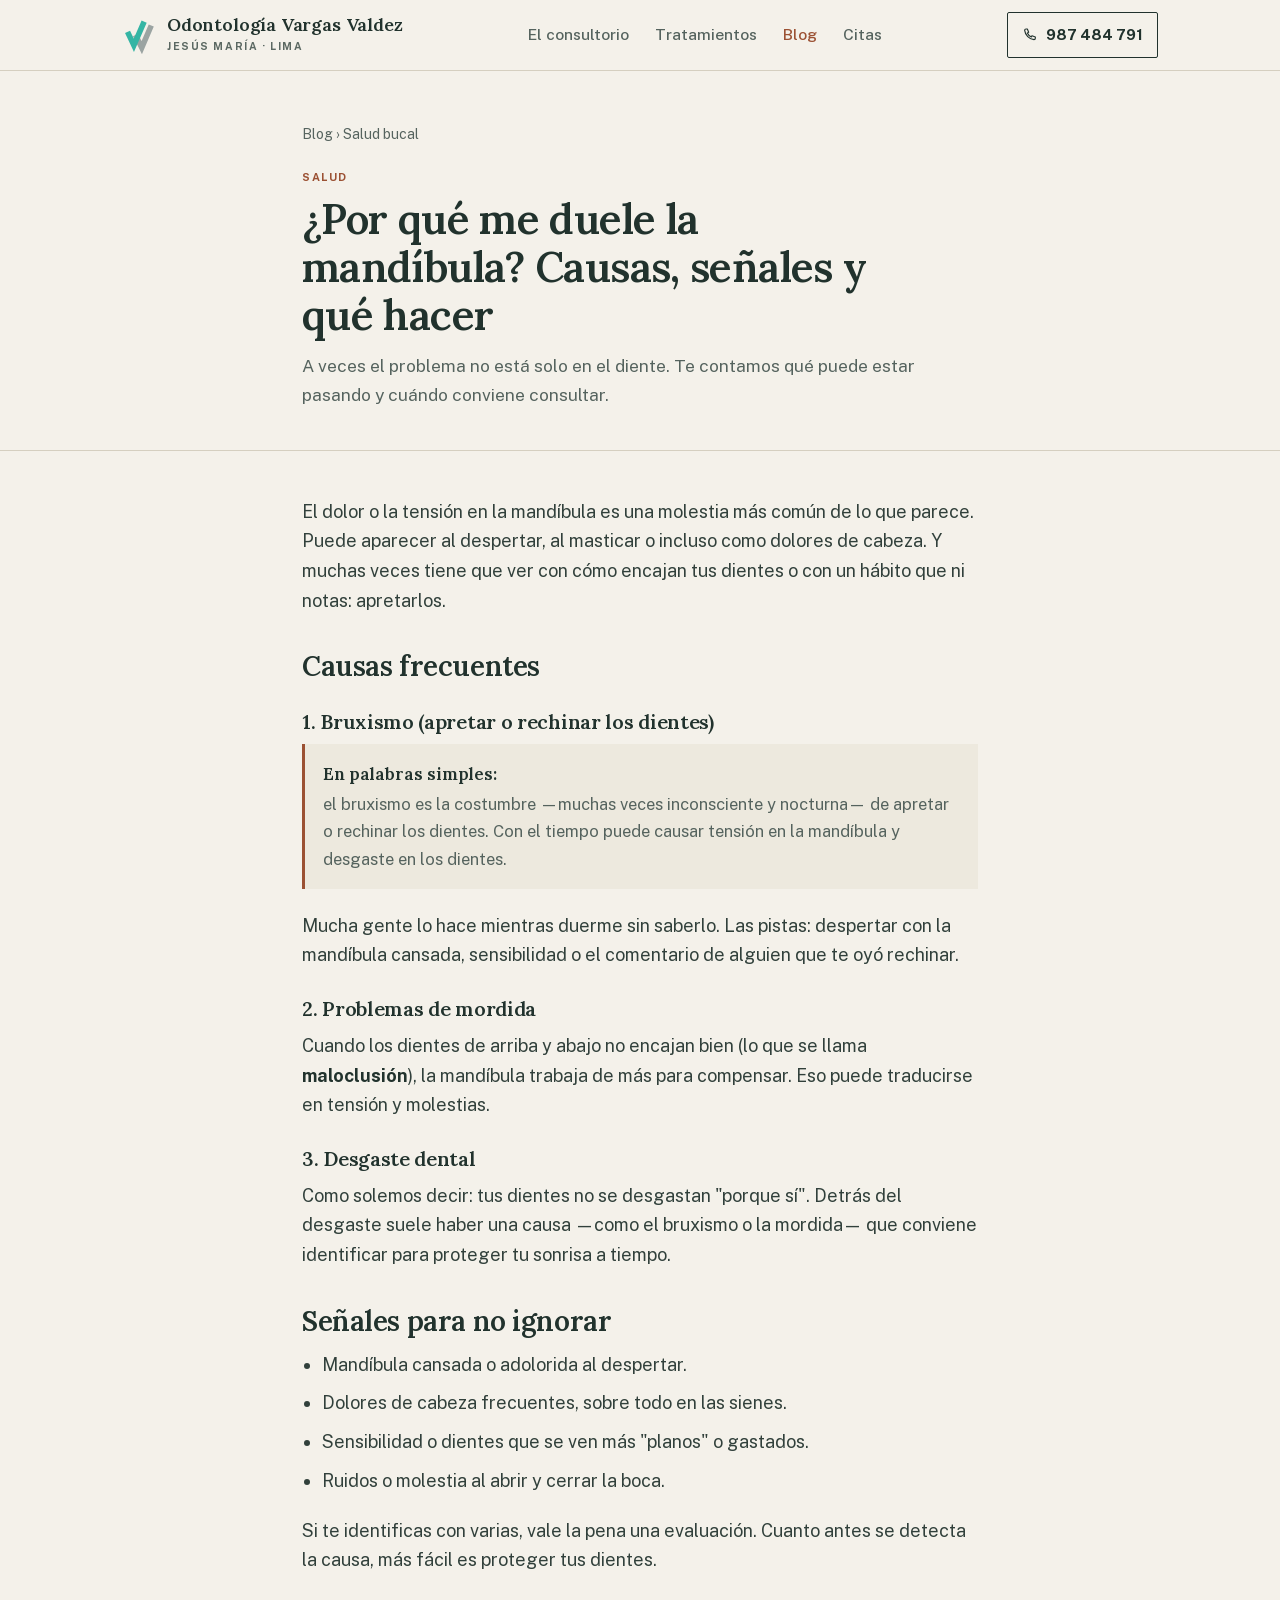
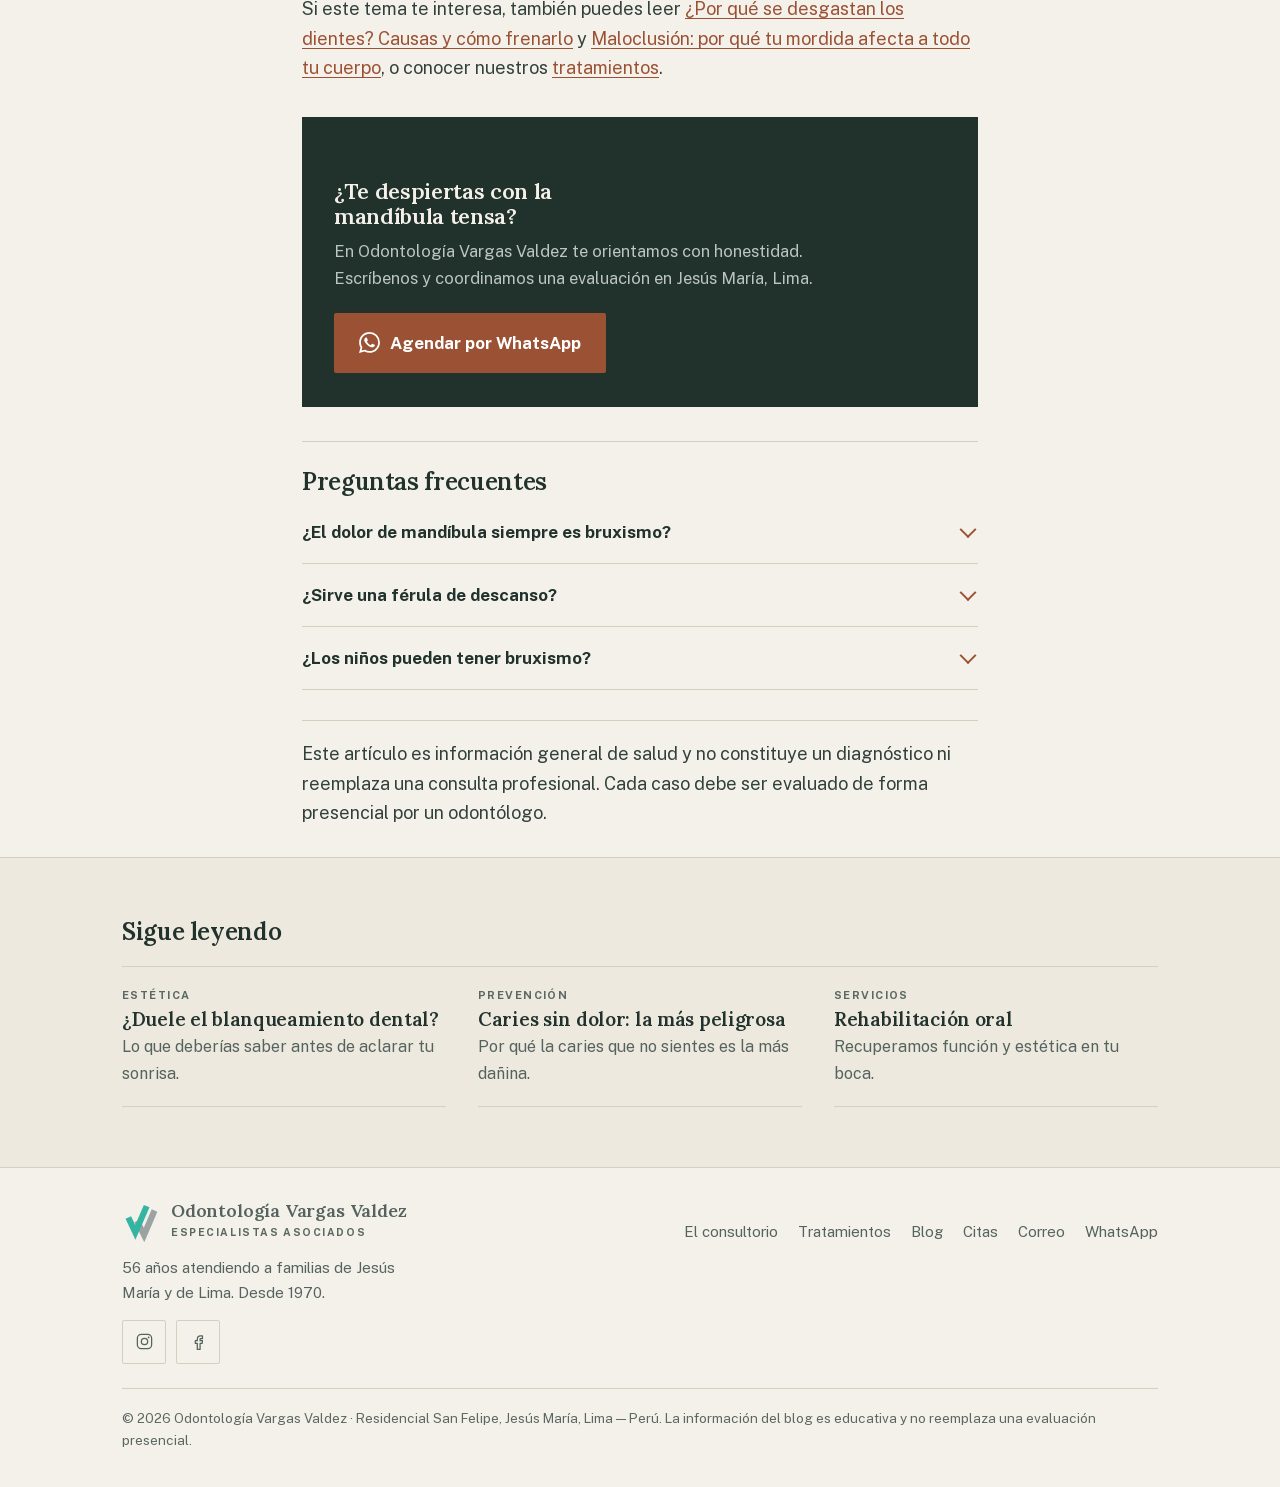
<file: blog-dolor-mandibula.html>
<!DOCTYPE html>
<html lang="es"><head><meta charset="UTF-8"><meta name="viewport" content="width=device-width, initial-scale=1.0">
<title>¿Por qué me duele la mandíbula? | Vargas Valdez</title>
<meta name="description" content="Bruxismo, mordida y desgaste dental pueden estar relacionados con el dolor de mandíbula. Cuándo consultar. Jesús María, Lima.">
<link rel="canonical" href="https://www.odontologiavargasvaldez.com/blog-dolor-mandibula.html">
<meta property="og:type" content="article"><meta property="og:site_name" content="Odontología Vargas Valdez"><meta property="og:title" content="¿Por qué me duele la mandíbula? | Vargas Valdez"><meta property="og:description" content="Bruxismo, mordida y desgaste dental pueden estar relacionados con el dolor de mandíbula. Cuándo consultar. Jesús María, Lima."><meta property="og:locale" content="es_PE"><meta property="og:url" content="https://www.odontologiavargasvaldez.com/blog-dolor-mandibula.html"><meta property="og:image" content="https://www.odontologiavargasvaldez.com/apple-touch-icon.png"><meta property="og:image:alt" content="Logotipo de Odontología Vargas Valdez"><meta name="twitter:card" content="summary"><meta name="twitter:title" content="¿Por qué me duele la mandíbula? | Vargas Valdez"><meta name="twitter:description" content="Bruxismo, mordida y desgaste dental pueden estar relacionados con el dolor de mandíbula. Cuándo consultar. Jesús María, Lima."><meta name="twitter:image" content="https://www.odontologiavargasvaldez.com/apple-touch-icon.png">




<script type="application/ld+json">{"@context": "https://schema.org", "@type": "Article", "headline": "¿Por qué me duele la mandíbula? Causas, señales y qué hacer", "description": "Bruxismo, mordida y desgaste dental pueden estar relacionados con el dolor de mandíbula. Cuándo consultar. Jesús María, Lima.", "inLanguage": "es-PE", "url": "https://www.odontologiavargasvaldez.com/blog-dolor-mandibula.html", "mainEntityOfPage": {"@type": "WebPage", "@id": "https://www.odontologiavargasvaldez.com/blog-dolor-mandibula.html"}, "image": "https://www.odontologiavargasvaldez.com/apple-touch-icon.png", "author": {"@type": "Dentist", "@id": "https://www.odontologiavargasvaldez.com/#consultorio", "name": "Odontología Vargas Valdez", "url": "https://www.odontologiavargasvaldez.com/"}, "publisher": {"@type": "Dentist", "@id": "https://www.odontologiavargasvaldez.com/#consultorio", "name": "Odontología Vargas Valdez", "url": "https://www.odontologiavargasvaldez.com/"}}</script><script type="application/ld+json">{"@context": "https://schema.org", "@type": "FAQPage", "mainEntity": [{"@type": "Question", "name": "¿El dolor de mandíbula siempre es bruxismo?", "acceptedAnswer": {"@type": "Answer", "text": "No siempre. Puede deberse a varias causas. Por eso es importante un diagnóstico que identifique el origen real."}}, {"@type": "Question", "name": "¿Sirve una férula de descanso?", "acceptedAnswer": {"@type": "Answer", "text": "Es una de las opciones que un odontólogo puede recomendar según el caso, pero no es la única. La evaluación define qué conviene."}}, {"@type": "Question", "name": "¿Los niños pueden tener bruxismo?", "acceptedAnswer": {"@type": "Answer", "text": "Puede ocurrir. Si notas que tu hijo rechina los dientes, coméntalo en la consulta."}}]}</script><script type="application/ld+json">{"@context": "https://schema.org", "@type": "BreadcrumbList", "itemListElement": [{"@type": "ListItem", "position": 1, "name": "Inicio", "item": "https://www.odontologiavargasvaldez.com/"}, {"@type": "ListItem", "position": 2, "name": "Blog", "item": "https://www.odontologiavargasvaldez.com/blog.html"}, {"@type": "ListItem", "position": 3, "name": "¿Por qué me duele la mandíbula? Causas, señales y qué hacer", "item": "https://www.odontologiavargasvaldez.com/blog-dolor-mandibula.html"}]}</script>
<meta name="theme-color" content="#21322D">
<link rel="preload" href="fonts/lora.woff2" as="font" type="font/woff2" crossorigin>
<link rel="preload" href="fonts/publicsans.woff2" as="font" type="font/woff2" crossorigin>
<link rel="stylesheet" href="estilo.css?v=20261007">
<script defer src="analytics.js"></script>
</head><body>
<a class="skip" href="#contenido">Saltar al contenido</a>
<header class="mast"><div class="wrap mast-in">
  <a class="brand" href="index.html" aria-label="Odontología Vargas Valdez, inicio"><span class="mark" aria-hidden="true"><svg viewBox="8 4 43 48" xmlns="http://www.w3.org/2000/svg"><path class="v-back" d="M25 28 L33 44 L45 16"/><path class="v-front" d="M15 24 L23 41 L36 11"/></svg></span><span class="brand-text"><b>Odontología Vargas Valdez</b><span>Jesús María · Lima</span></span></a>
  <nav aria-label="Principal">
    <a href="index.html#consultorio">El consultorio</a>
    <a href="index.html#tratamientos">Tratamientos</a>
    <a href="blog.html" class="on">Blog</a>
    <a href="index.html#citas">Citas</a>
  </nav>
  <a class="telbtn" href="tel:+51987484791"><svg viewBox="0 0 24 24" aria-hidden="true"><path d="M4 5c0-1 1-2 2-2h2l2 5-2 1a12 12 0 006 6l1-2 5 2v2c0 1-1 2-2 2A16 16 0 014 5z" stroke-linejoin="round"/></svg>987 484 791</a>
</div></header>
<main id="contenido" tabindex="-1"><section class="art-hero"><div class="narrow">
<div class="crumbs"><a href="blog.html">Blog</a> › Salud bucal</div>
<span class="tag">Salud</span>
<h1>¿Por qué me duele la mandíbula? Causas, señales y qué hacer</h1>
<p class="sub">A veces el problema no está solo en el diente. Te contamos qué puede estar pasando y cuándo conviene consultar.</p>
</div></section>
<article class="post"><div class="narrow">
<p>El dolor o la tensión en la mandíbula es una molestia más común de lo que parece. Puede aparecer al despertar, al masticar o incluso como dolores de cabeza. Y muchas veces tiene que ver con cómo encajan tus dientes o con un hábito que ni notas: apretarlos.</p>

<h2>Causas frecuentes</h2>
<h3>1. Bruxismo (apretar o rechinar los dientes)</h3>
<div class="term"><b>En palabras simples:</b> el bruxismo es la costumbre —muchas veces inconsciente y nocturna— de apretar o rechinar los dientes. Con el tiempo puede causar tensión en la mandíbula y desgaste en los dientes.</div>
<p>Mucha gente lo hace mientras duerme sin saberlo. Las pistas: despertar con la mandíbula cansada, sensibilidad o el comentario de alguien que te oyó rechinar.</p>

<h3>2. Problemas de mordida</h3>
<p>Cuando los dientes de arriba y abajo no encajan bien (lo que se llama <strong>maloclusión</strong>), la mandíbula trabaja de más para compensar. Eso puede traducirse en tensión y molestias.</p>

<h3>3. Desgaste dental</h3>
<p>Como solemos decir: tus dientes no se desgastan "porque sí". Detrás del desgaste suele haber una causa —como el bruxismo o la mordida— que conviene identificar para proteger tu sonrisa a tiempo.</p>

<h2>Señales para no ignorar</h2>
<ul>
<li>Mandíbula cansada o adolorida al despertar.</li>
<li>Dolores de cabeza frecuentes, sobre todo en las sienes.</li>
<li>Sensibilidad o dientes que se ven más "planos" o gastados.</li>
<li>Ruidos o molestia al abrir y cerrar la boca.</li>
</ul>
<p>Si te identificas con varias, vale la pena una evaluación. Cuanto antes se detecta la causa, más fácil es proteger tus dientes.</p>

<p>Si este tema te interesa, también puedes leer <a href="blog-desgaste-dental.html">¿Por qué se desgastan los dientes? Causas y cómo frenarlo</a> y <a href="blog-maloclusion.html">Maloclusión: por qué tu mordida afecta a todo tu cuerpo</a>, o conocer nuestros <a href="index.html#tratamientos">tratamientos</a>.</p>
<div class="cta-box"><h3>¿Te despiertas con la mandíbula tensa?</h3>
<p>En Odontología Vargas Valdez te orientamos con honestidad. Escríbenos y coordinamos una evaluación en Jesús María, Lima.</p>
<a class="btn btn-wa" href="https://wa.me/51987484791?text=Hola%2C%20quisiera%20agendar%20una%20evaluaci%C3%B3n." target="_blank" rel="noopener"><svg viewBox="0 0 24 24" aria-hidden="true"><path d="M17.472 14.382c-.297-.149-1.758-.867-2.03-.967-.273-.099-.471-.148-.67.15-.197.297-.767.966-.94 1.164-.173.199-.347.223-.644.075-.297-.15-1.255-.463-2.39-1.475-.883-.788-1.48-1.761-1.653-2.059-.173-.297-.018-.458.13-.606.134-.133.298-.347.446-.52.149-.174.198-.298.298-.497.099-.198.05-.371-.025-.52-.075-.149-.669-1.612-.916-2.207-.242-.579-.487-.5-.669-.51-.173-.008-.371-.01-.57-.01-.198 0-.52.074-.792.372-.272.297-1.04 1.016-1.04 2.479 0 1.462 1.065 2.875 1.213 3.074.149.198 2.096 3.2 5.077 4.487.709.306 1.262.489 1.694.625.712.227 1.36.195 1.871.118.571-.085 1.758-.719 2.006-1.413.248-.694.248-1.289.173-1.413-.074-.124-.272-.198-.57-.347M12.05 21.785h-.004a9.87 9.87 0 01-5.031-1.378l-.361-.214-3.741.982.998-3.648-.235-.374a9.86 9.86 0 01-1.51-5.26c.001-5.45 4.436-9.884 9.888-9.884 2.64 0 5.122 1.03 6.988 2.898a9.825 9.825 0 012.893 6.994c-.003 5.45-4.437 9.884-9.885 9.884M20.463 3.488A11.815 11.815 0 0012.05 0C5.495 0 .16 5.335.157 11.892c0 2.096.547 4.142 1.588 5.945L.057 24l6.305-1.654a11.882 11.882 0 005.683 1.448h.005c6.554 0 11.89-5.335 11.893-11.893a11.821 11.821 0 00-3.48-8.413z"/></svg>Agendar por WhatsApp</a></div>

<div class="faq"><h2>Preguntas frecuentes</h2>
<details><summary>¿El dolor de mandíbula siempre es bruxismo?</summary><div class="ans">No siempre. Puede deberse a varias causas. Por eso es importante un diagnóstico que identifique el origen real.</div></details>
<details><summary>¿Sirve una férula de descanso?</summary><div class="ans">Es una de las opciones que un odontólogo puede recomendar según el caso, pero no es la única. La evaluación define qué conviene.</div></details>
<details><summary>¿Los niños pueden tener bruxismo?</summary><div class="ans">Puede ocurrir. Si notas que tu hijo rechina los dientes, coméntalo en la consulta.</div></details>
</div>

<p class="disclaimer">Este artículo es información general de salud y no constituye un diagnóstico ni reemplaza una consulta profesional. Cada caso debe ser evaluado de forma presencial por un odontólogo.</p>
</div></article>
<section class="more"><div class="wrap"><h2>Sigue leyendo</h2><div class="more-grid"><a class="pcard" href="blog-blanqueamiento-dental.html"><span class="tag">Estética</span><h3>¿Duele el blanqueamiento dental?</h3><p>Lo que deberías saber antes de aclarar tu sonrisa.</p></a><a class="pcard" href="blog-caries-sin-dolor.html"><span class="tag">Prevención</span><h3>Caries sin dolor: la más peligrosa</h3><p>Por qué la caries que no sientes es la más dañina.</p></a><a class="pcard" href="index.html#tratamientos"><span class="tag">Servicios</span><h3>Rehabilitación oral</h3><p>Recuperamos función y estética en tu boca.</p></a></div></div></section>
</main>
<footer class="foot"><div class="wrap">
  <div class="foot-grid">
    <div>
      <a class="brand" href="index.html" aria-label="Odontología Vargas Valdez, inicio"><span class="mark" aria-hidden="true"><svg viewBox="8 4 43 48" xmlns="http://www.w3.org/2000/svg"><path class="v-back" d="M25 28 L33 44 L45 16"/><path class="v-front" d="M15 24 L23 41 L36 11"/></svg></span><span class="brand-text"><b>Odontología Vargas Valdez</b><span>Especialistas asociados</span></span></a>
      <p style="margin-top:12px;max-width:34ch">56 años atendiendo a familias de Jesús María y de Lima. Desde 1970.</p>
      <div class="foot-social">
        <a href="https://www.instagram.com/odontologiavargasv" target="_blank" rel="noopener" aria-label="Instagram"><svg viewBox="0 0 24 24" aria-hidden="true"><rect x="3" y="3" width="18" height="18" rx="5"/><circle cx="12" cy="12" r="4"/><circle cx="17.2" cy="6.8" r="1.1" fill="currentColor" stroke="none"/></svg></a>
        <a href="https://www.facebook.com/profile.php?id=61588420507476" target="_blank" rel="noopener" aria-label="Facebook"><svg viewBox="0 0 24 24" aria-hidden="true"><path d="M14.5 8.5h2.5V5h-2.5C12 5 10.5 6.6 10.5 9v2H8v3.5h2.5V22h3.5v-7.5h2.6l.4-3.5h-3V9c0-.3.2-.5.5-.5z" stroke-linejoin="round"/></svg></a>
      </div>
    </div>
    <div><nav aria-label="Pie de página">
      <a href="index.html#consultorio">El consultorio</a>
      <a href="index.html#tratamientos">Tratamientos</a>
      <a href="blog.html">Blog</a>
      <a href="index.html#citas">Citas</a>
      <a href="mailto:odontologiavargasvaldez@gmail.com">Correo</a>
      <a href="https://wa.me/51987484791" target="_blank" rel="noopener">WhatsApp</a>
    </nav></div>
  </div>
  <p class="legal">© <span id="anio">2026</span> Odontología Vargas Valdez · Residencial San Felipe, Jesús María, Lima — Perú. La información del blog es educativa y no reemplaza una evaluación presencial.</p>
</div></footer>
<a class="wabar" href="https://wa.me/51987484791?text=Hola%2C%20quisiera%20agendar%20una%20evaluaci%C3%B3n." target="_blank" rel="noopener"><svg viewBox="0 0 24 24" aria-hidden="true"><path d="M17.472 14.382c-.297-.149-1.758-.867-2.03-.967-.273-.099-.471-.148-.67.15-.197.297-.767.966-.94 1.164-.173.199-.347.223-.644.075-.297-.15-1.255-.463-2.39-1.475-.883-.788-1.48-1.761-1.653-2.059-.173-.297-.018-.458.13-.606.134-.133.298-.347.446-.52.149-.174.198-.298.298-.497.099-.198.05-.371-.025-.52-.075-.149-.669-1.612-.916-2.207-.242-.579-.487-.5-.669-.51-.173-.008-.371-.01-.57-.01-.198 0-.52.074-.792.372-.272.297-1.04 1.016-1.04 2.479 0 1.462 1.065 2.875 1.213 3.074.149.198 2.096 3.2 5.077 4.487.709.306 1.262.489 1.694.625.712.227 1.36.195 1.871.118.571-.085 1.758-.719 2.006-1.413.248-.694.248-1.289.173-1.413-.074-.124-.272-.198-.57-.347M12.05 21.785h-.004a9.87 9.87 0 01-5.031-1.378l-.361-.214-3.741.982.998-3.648-.235-.374a9.86 9.86 0 01-1.51-5.26c.001-5.45 4.436-9.884 9.888-9.884 2.64 0 5.122 1.03 6.988 2.898a9.825 9.825 0 012.893 6.994c-.003 5.45-4.437 9.884-9.885 9.884M20.463 3.488A11.815 11.815 0 0012.05 0C5.495 0 .16 5.335.157 11.892c0 2.096.547 4.142 1.588 5.945L.057 24l6.305-1.654a11.882 11.882 0 005.683 1.448h.005c6.554 0 11.89-5.335 11.893-11.893a11.821 11.821 0 00-3.48-8.413z"/></svg>Escribir por WhatsApp</a>
<script>document.getElementById('anio').textContent=new Date().getFullYear();</script>
</body></html>
</file>
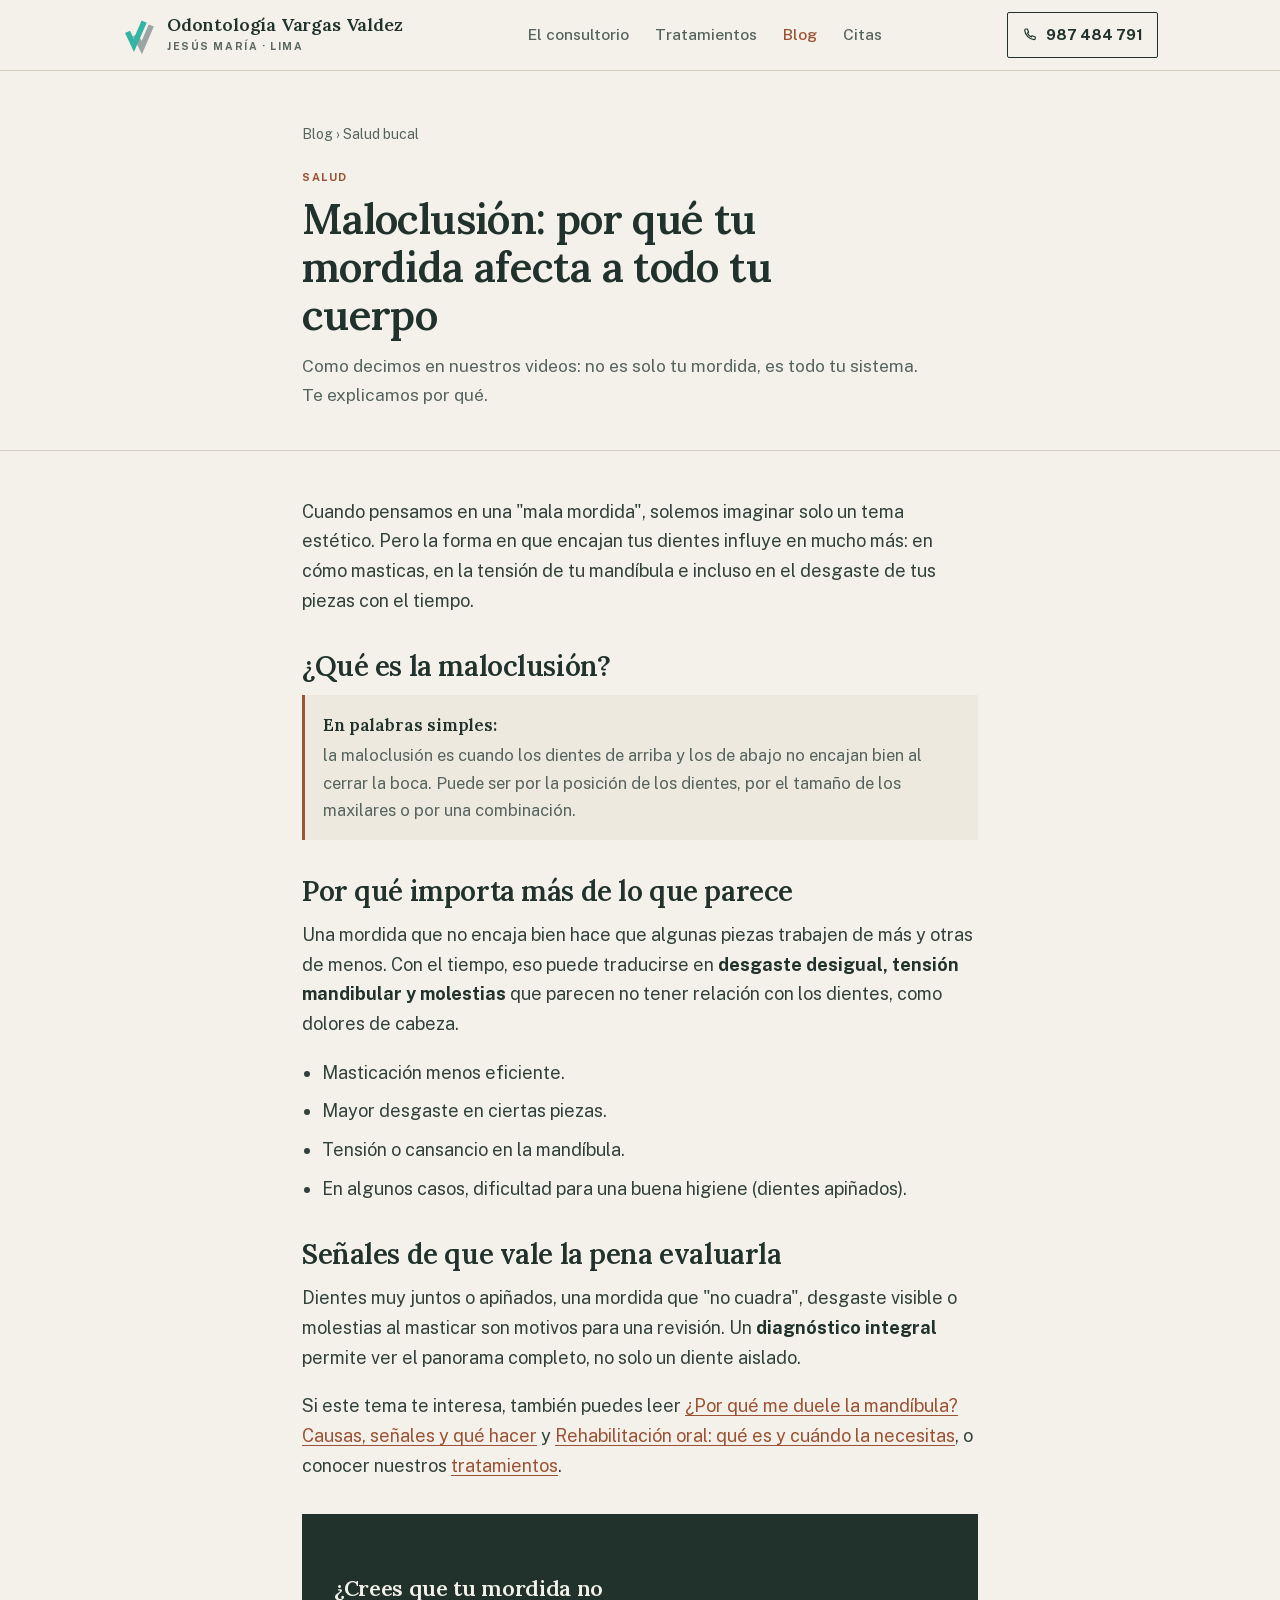
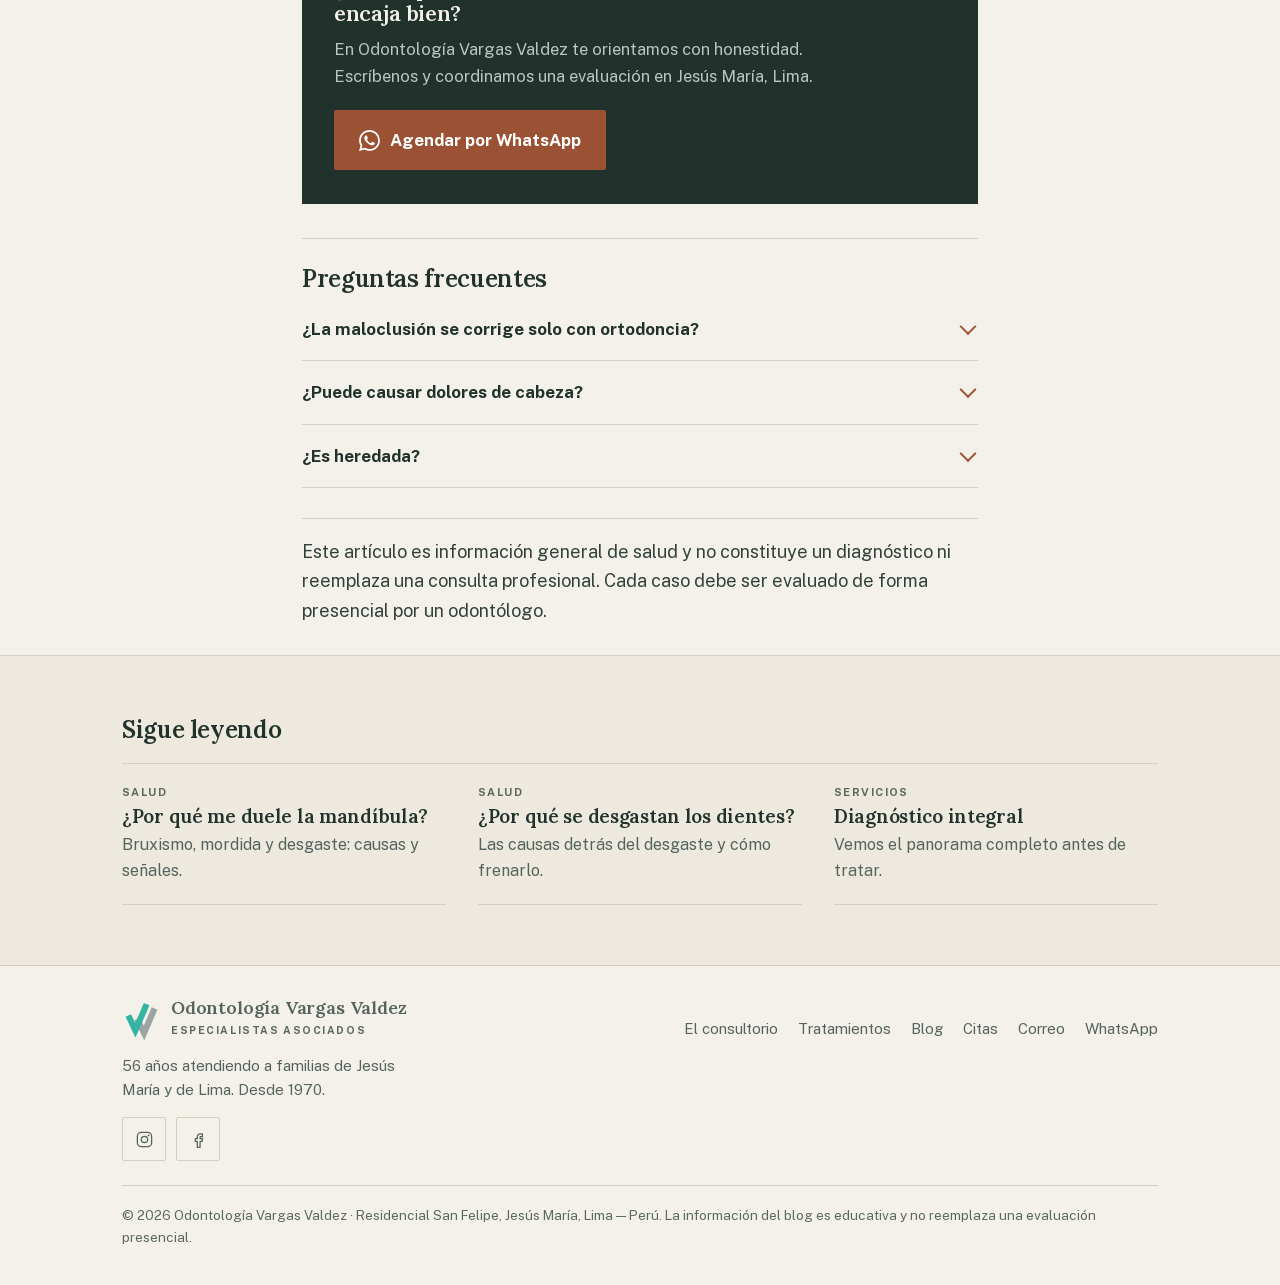
<file: blog-maloclusion.html>
<!DOCTYPE html>
<html lang="es"><head><meta charset="UTF-8"><meta name="viewport" content="width=device-width, initial-scale=1.0">
<link rel="icon" type="image/svg+xml" href="favicon.svg"><link rel="icon" type="image/png" sizes="32x32" href="favicon-32.png"><link rel="apple-touch-icon" href="apple-touch-icon.png">
<title>Maloclusión: qué es y cuándo evaluarla | Vargas Valdez</title>
<meta name="description" content="Qué es una mala mordida (maloclusión), qué señales pueden indicarla y por qué conviene evaluarla. Consultorio dental en Jesús María, Lima.">
<link rel="canonical" href="https://www.odontologiavargasvaldez.com/blog-maloclusion.html">
<meta property="og:type" content="article"><meta property="og:site_name" content="Odontología Vargas Valdez"><meta property="og:title" content="Maloclusión: qué es y cuándo evaluarla | Vargas Valdez"><meta property="og:description" content="Qué es una mala mordida (maloclusión), qué señales pueden indicarla y por qué conviene evaluarla. Consultorio dental en Jesús María, Lima."><meta property="og:locale" content="es_PE"><meta property="og:url" content="https://www.odontologiavargasvaldez.com/blog-maloclusion.html"><meta property="og:image" content="https://www.odontologiavargasvaldez.com/apple-touch-icon.png"><meta property="og:image:alt" content="Logotipo de Odontología Vargas Valdez"><meta name="twitter:card" content="summary"><meta name="twitter:title" content="Maloclusión: qué es y cuándo evaluarla | Vargas Valdez"><meta name="twitter:description" content="Qué es una mala mordida (maloclusión), qué señales pueden indicarla y por qué conviene evaluarla. Consultorio dental en Jesús María, Lima."><meta name="twitter:image" content="https://www.odontologiavargasvaldez.com/apple-touch-icon.png">




<script type="application/ld+json">{"@context": "https://schema.org", "@type": "Article", "headline": "Maloclusión: por qué tu mordida afecta a todo tu cuerpo", "description": "Qué es una mala mordida (maloclusión), qué señales pueden indicarla y por qué conviene evaluarla. Consultorio dental en Jesús María, Lima.", "inLanguage": "es-PE", "url": "https://www.odontologiavargasvaldez.com/blog-maloclusion.html", "mainEntityOfPage": {"@type": "WebPage", "@id": "https://www.odontologiavargasvaldez.com/blog-maloclusion.html"}, "image": "https://www.odontologiavargasvaldez.com/apple-touch-icon.png", "author": {"@type": "Dentist", "@id": "https://www.odontologiavargasvaldez.com/#consultorio", "name": "Odontología Vargas Valdez", "url": "https://www.odontologiavargasvaldez.com/"}, "publisher": {"@type": "Dentist", "@id": "https://www.odontologiavargasvaldez.com/#consultorio", "name": "Odontología Vargas Valdez", "url": "https://www.odontologiavargasvaldez.com/"}}</script><script type="application/ld+json">{"@context": "https://schema.org", "@type": "FAQPage", "mainEntity": [{"@type": "Question", "name": "¿La maloclusión se corrige solo con ortodoncia?", "acceptedAnswer": {"@type": "Answer", "text": "La ortodoncia es una de las opciones, pero el plan depende de cada caso. La evaluación define qué conviene."}}, {"@type": "Question", "name": "¿Puede causar dolores de cabeza?", "acceptedAnswer": {"@type": "Answer", "text": "En algunas personas, la tensión asociada a la mordida y la mandíbula se relaciona con dolores de cabeza. Conviene evaluarlo de forma integral."}}, {"@type": "Question", "name": "¿Es heredada?", "acceptedAnswer": {"@type": "Answer", "text": "Puede haber un componente hereditario, pero también influyen hábitos y el desarrollo. Por eso cada caso es distinto."}}]}</script><script type="application/ld+json">{"@context": "https://schema.org", "@type": "BreadcrumbList", "itemListElement": [{"@type": "ListItem", "position": 1, "name": "Inicio", "item": "https://www.odontologiavargasvaldez.com/"}, {"@type": "ListItem", "position": 2, "name": "Blog", "item": "https://www.odontologiavargasvaldez.com/blog.html"}, {"@type": "ListItem", "position": 3, "name": "Maloclusión: por qué tu mordida afecta a todo tu cuerpo", "item": "https://www.odontologiavargasvaldez.com/blog-maloclusion.html"}]}</script>
<meta name="theme-color" content="#21322D">
<link rel="preload" href="fonts/lora.woff2" as="font" type="font/woff2" crossorigin>
<link rel="preload" href="fonts/publicsans.woff2" as="font" type="font/woff2" crossorigin>
<link rel="stylesheet" href="estilo.css?v=20261007">
<script defer src="analytics.js"></script>
</head><body>
<a class="skip" href="#contenido">Saltar al contenido</a>
<header class="mast"><div class="wrap mast-in">
  <a class="brand" href="index.html" aria-label="Odontología Vargas Valdez, inicio"><span class="mark" aria-hidden="true"><svg viewBox="8 4 43 48" xmlns="http://www.w3.org/2000/svg"><path class="v-back" d="M25 28 L33 44 L45 16"/><path class="v-front" d="M15 24 L23 41 L36 11"/></svg></span><span class="brand-text"><b>Odontología Vargas Valdez</b><span>Jesús María · Lima</span></span></a>
  <nav aria-label="Principal">
    <a href="index.html#consultorio">El consultorio</a>
    <a href="index.html#tratamientos">Tratamientos</a>
    <a href="blog.html" class="on">Blog</a>
    <a href="index.html#citas">Citas</a>
  </nav>
  <a class="telbtn" href="tel:+51987484791"><svg viewBox="0 0 24 24" aria-hidden="true"><path d="M4 5c0-1 1-2 2-2h2l2 5-2 1a12 12 0 006 6l1-2 5 2v2c0 1-1 2-2 2A16 16 0 014 5z" stroke-linejoin="round"/></svg>987 484 791</a>
</div></header>
<main id="contenido" tabindex="-1"><section class="art-hero"><div class="narrow"><div class="crumbs"><a href="blog.html">Blog</a> › Salud bucal</div><span class="tag">Salud</span><h1>Maloclusión: por qué tu mordida afecta a todo tu cuerpo</h1><p class="sub">Como decimos en nuestros videos: no es solo tu mordida, es todo tu sistema. Te explicamos por qué.</p></div></section>
<article class="post"><div class="narrow">
<p>Cuando pensamos en una "mala mordida", solemos imaginar solo un tema estético. Pero la forma en que encajan tus dientes influye en mucho más: en cómo masticas, en la tensión de tu mandíbula e incluso en el desgaste de tus piezas con el tiempo.</p>
<h2>¿Qué es la maloclusión?</h2>
<div class="term"><b>En palabras simples:</b> la maloclusión es cuando los dientes de arriba y los de abajo no encajan bien al cerrar la boca. Puede ser por la posición de los dientes, por el tamaño de los maxilares o por una combinación.</div>
<h2>Por qué importa más de lo que parece</h2>
<p>Una mordida que no encaja bien hace que algunas piezas trabajen de más y otras de menos. Con el tiempo, eso puede traducirse en <strong>desgaste desigual, tensión mandibular y molestias</strong> que parecen no tener relación con los dientes, como dolores de cabeza.</p>
<ul>
<li>Masticación menos eficiente.</li>
<li>Mayor desgaste en ciertas piezas.</li>
<li>Tensión o cansancio en la mandíbula.</li>
<li>En algunos casos, dificultad para una buena higiene (dientes apiñados).</li>
</ul>
<h2>Señales de que vale la pena evaluarla</h2>
<p>Dientes muy juntos o apiñados, una mordida que "no cuadra", desgaste visible o molestias al masticar son motivos para una revisión. Un <strong>diagnóstico integral</strong> permite ver el panorama completo, no solo un diente aislado.</p>
<p>Si este tema te interesa, también puedes leer <a href="blog-dolor-mandibula.html">¿Por qué me duele la mandíbula? Causas, señales y qué hacer</a> y <a href="blog-rehabilitacion-oral.html">Rehabilitación oral: qué es y cuándo la necesitas</a>, o conocer nuestros <a href="index.html#tratamientos">tratamientos</a>.</p>
<div class="cta-box"><h3>¿Crees que tu mordida no encaja bien?</h3><p>En Odontología Vargas Valdez te orientamos con honestidad. Escríbenos y coordinamos una evaluación en Jesús María, Lima.</p><a class="btn btn-wa" href="https://wa.me/51987484791?text=Hola%2C%20quisiera%20agendar%20una%20evaluaci%C3%B3n." target="_blank" rel="noopener"><svg viewBox="0 0 24 24" aria-hidden="true"><path d="M17.472 14.382c-.297-.149-1.758-.867-2.03-.967-.273-.099-.471-.148-.67.15-.197.297-.767.966-.94 1.164-.173.199-.347.223-.644.075-.297-.15-1.255-.463-2.39-1.475-.883-.788-1.48-1.761-1.653-2.059-.173-.297-.018-.458.13-.606.134-.133.298-.347.446-.52.149-.174.198-.298.298-.497.099-.198.05-.371-.025-.52-.075-.149-.669-1.612-.916-2.207-.242-.579-.487-.5-.669-.51-.173-.008-.371-.01-.57-.01-.198 0-.52.074-.792.372-.272.297-1.04 1.016-1.04 2.479 0 1.462 1.065 2.875 1.213 3.074.149.198 2.096 3.2 5.077 4.487.709.306 1.262.489 1.694.625.712.227 1.36.195 1.871.118.571-.085 1.758-.719 2.006-1.413.248-.694.248-1.289.173-1.413-.074-.124-.272-.198-.57-.347M12.05 21.785h-.004a9.87 9.87 0 01-5.031-1.378l-.361-.214-3.741.982.998-3.648-.235-.374a9.86 9.86 0 01-1.51-5.26c.001-5.45 4.436-9.884 9.888-9.884 2.64 0 5.122 1.03 6.988 2.898a9.825 9.825 0 012.893 6.994c-.003 5.45-4.437 9.884-9.885 9.884M20.463 3.488A11.815 11.815 0 0012.05 0C5.495 0 .16 5.335.157 11.892c0 2.096.547 4.142 1.588 5.945L.057 24l6.305-1.654a11.882 11.882 0 005.683 1.448h.005c6.554 0 11.89-5.335 11.893-11.893a11.821 11.821 0 00-3.48-8.413z"/></svg>Agendar por WhatsApp</a></div>
<div class="faq"><h2>Preguntas frecuentes</h2>
<details><summary>¿La maloclusión se corrige solo con ortodoncia?</summary><div class="ans">La ortodoncia es una de las opciones, pero el plan depende de cada caso. La evaluación define qué conviene.</div></details>
<details><summary>¿Puede causar dolores de cabeza?</summary><div class="ans">En algunas personas, la tensión asociada a la mordida y la mandíbula se relaciona con dolores de cabeza. Conviene evaluarlo de forma integral.</div></details>
<details><summary>¿Es heredada?</summary><div class="ans">Puede haber un componente hereditario, pero también influyen hábitos y el desarrollo. Por eso cada caso es distinto.</div></details>
</div>
<p class="disclaimer">Este artículo es información general de salud y no constituye un diagnóstico ni reemplaza una consulta profesional. Cada caso debe ser evaluado de forma presencial por un odontólogo.</p>
</div></article><section class="more"><div class="wrap"><h2>Sigue leyendo</h2><div class="more-grid"><a class="pcard" href="blog-dolor-mandibula.html"><span class="tag">Salud</span><h3>¿Por qué me duele la mandíbula?</h3><p>Bruxismo, mordida y desgaste: causas y señales.</p></a><a class="pcard" href="blog-desgaste-dental.html"><span class="tag">Salud</span><h3>¿Por qué se desgastan los dientes?</h3><p>Las causas detrás del desgaste y cómo frenarlo.</p></a><a class="pcard" href="index.html#tratamientos"><span class="tag">Servicios</span><h3>Diagnóstico integral</h3><p>Vemos el panorama completo antes de tratar.</p></a></div></div></section>
</main>
<footer class="foot"><div class="wrap">
  <div class="foot-grid">
    <div>
      <a class="brand" href="index.html" aria-label="Odontología Vargas Valdez, inicio"><span class="mark" aria-hidden="true"><svg viewBox="8 4 43 48" xmlns="http://www.w3.org/2000/svg"><path class="v-back" d="M25 28 L33 44 L45 16"/><path class="v-front" d="M15 24 L23 41 L36 11"/></svg></span><span class="brand-text"><b>Odontología Vargas Valdez</b><span>Especialistas asociados</span></span></a>
      <p style="margin-top:12px;max-width:34ch">56 años atendiendo a familias de Jesús María y de Lima. Desde 1970.</p>
      <div class="foot-social">
        <a href="https://www.instagram.com/odontologiavargasv" target="_blank" rel="noopener" aria-label="Instagram"><svg viewBox="0 0 24 24" aria-hidden="true"><rect x="3" y="3" width="18" height="18" rx="5"/><circle cx="12" cy="12" r="4"/><circle cx="17.2" cy="6.8" r="1.1" fill="currentColor" stroke="none"/></svg></a>
        <a href="https://www.facebook.com/profile.php?id=61588420507476" target="_blank" rel="noopener" aria-label="Facebook"><svg viewBox="0 0 24 24" aria-hidden="true"><path d="M14.5 8.5h2.5V5h-2.5C12 5 10.5 6.6 10.5 9v2H8v3.5h2.5V22h3.5v-7.5h2.6l.4-3.5h-3V9c0-.3.2-.5.5-.5z" stroke-linejoin="round"/></svg></a>
      </div>
    </div>
    <div><nav aria-label="Pie de página">
      <a href="index.html#consultorio">El consultorio</a>
      <a href="index.html#tratamientos">Tratamientos</a>
      <a href="blog.html">Blog</a>
      <a href="index.html#citas">Citas</a>
      <a href="mailto:odontologiavargasvaldez@gmail.com">Correo</a>
      <a href="https://wa.me/51987484791" target="_blank" rel="noopener">WhatsApp</a>
    </nav></div>
  </div>
  <p class="legal">© <span id="anio">2026</span> Odontología Vargas Valdez · Residencial San Felipe, Jesús María, Lima — Perú. La información del blog es educativa y no reemplaza una evaluación presencial.</p>
</div></footer>
<a class="wabar" href="https://wa.me/51987484791?text=Hola%2C%20quisiera%20agendar%20una%20evaluaci%C3%B3n." target="_blank" rel="noopener"><svg viewBox="0 0 24 24" aria-hidden="true"><path d="M17.472 14.382c-.297-.149-1.758-.867-2.03-.967-.273-.099-.471-.148-.67.15-.197.297-.767.966-.94 1.164-.173.199-.347.223-.644.075-.297-.15-1.255-.463-2.39-1.475-.883-.788-1.48-1.761-1.653-2.059-.173-.297-.018-.458.13-.606.134-.133.298-.347.446-.52.149-.174.198-.298.298-.497.099-.198.05-.371-.025-.52-.075-.149-.669-1.612-.916-2.207-.242-.579-.487-.5-.669-.51-.173-.008-.371-.01-.57-.01-.198 0-.52.074-.792.372-.272.297-1.04 1.016-1.04 2.479 0 1.462 1.065 2.875 1.213 3.074.149.198 2.096 3.2 5.077 4.487.709.306 1.262.489 1.694.625.712.227 1.36.195 1.871.118.571-.085 1.758-.719 2.006-1.413.248-.694.248-1.289.173-1.413-.074-.124-.272-.198-.57-.347M12.05 21.785h-.004a9.87 9.87 0 01-5.031-1.378l-.361-.214-3.741.982.998-3.648-.235-.374a9.86 9.86 0 01-1.51-5.26c.001-5.45 4.436-9.884 9.888-9.884 2.64 0 5.122 1.03 6.988 2.898a9.825 9.825 0 012.893 6.994c-.003 5.45-4.437 9.884-9.885 9.884M20.463 3.488A11.815 11.815 0 0012.05 0C5.495 0 .16 5.335.157 11.892c0 2.096.547 4.142 1.588 5.945L.057 24l6.305-1.654a11.882 11.882 0 005.683 1.448h.005c6.554 0 11.89-5.335 11.893-11.893a11.821 11.821 0 00-3.48-8.413z"/></svg>Escribir por WhatsApp</a>
<script>document.getElementById('anio').textContent=new Date().getFullYear();</script>
</body></html>
</file>
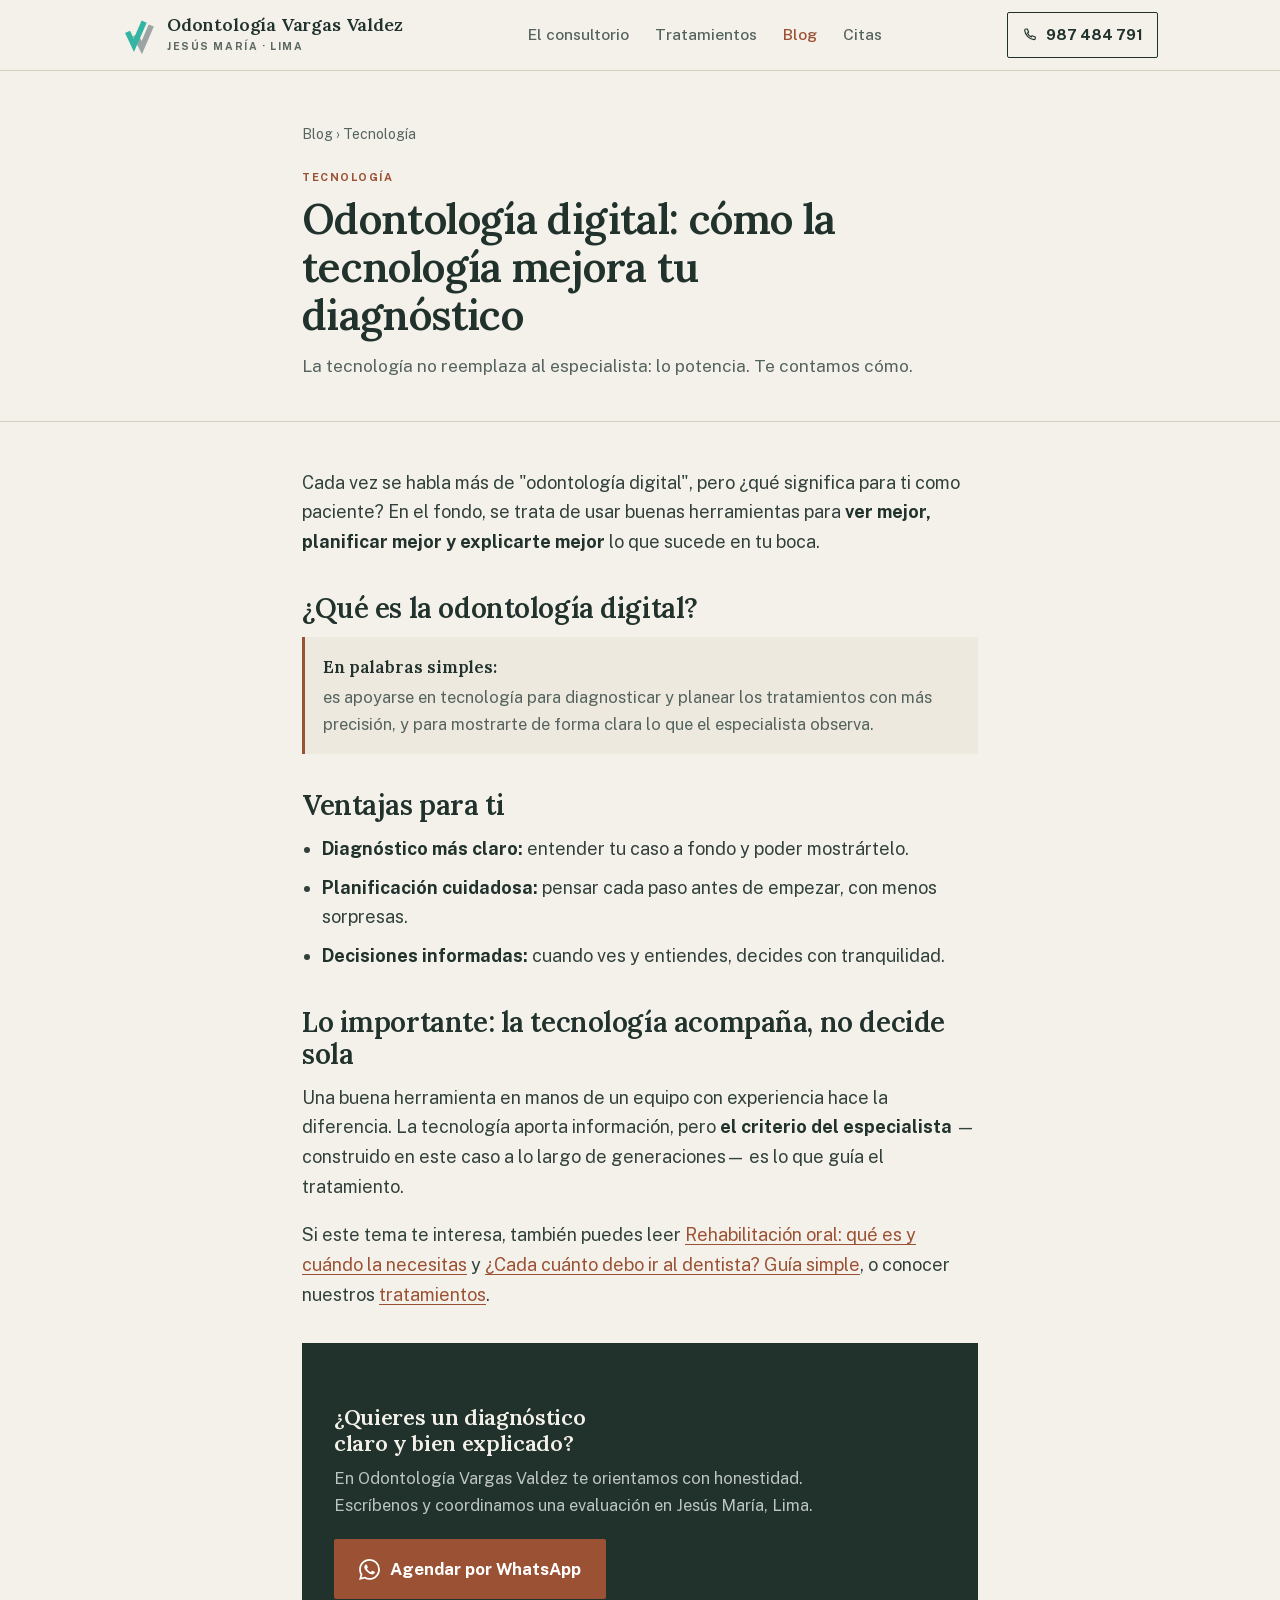
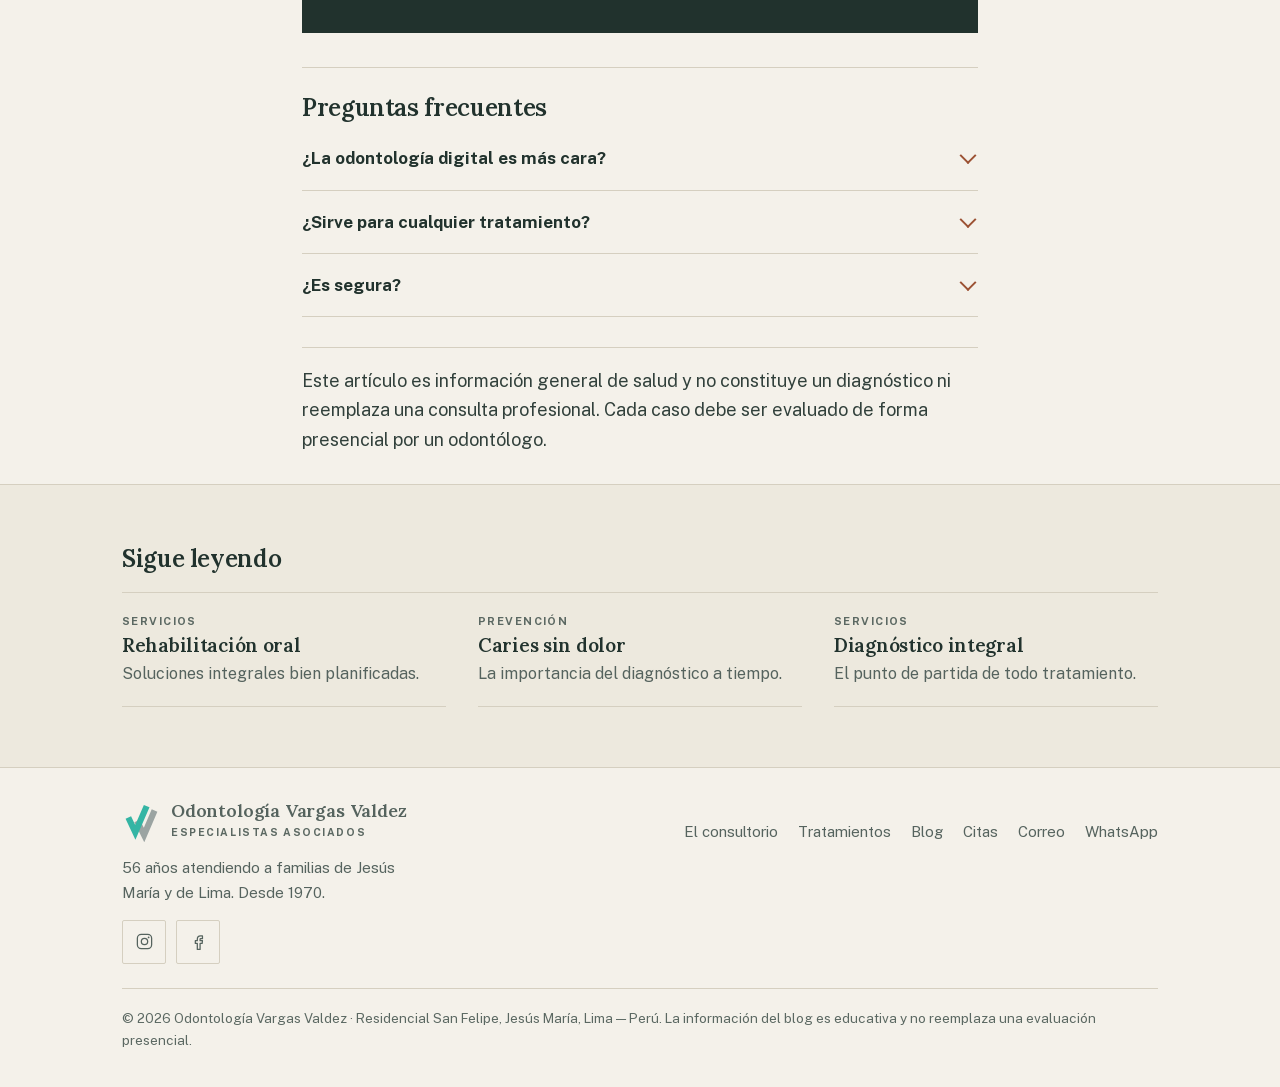
<file: blog-odontologia-digital.html>
<!DOCTYPE html>
<html lang="es"><head><meta charset="UTF-8"><meta name="viewport" content="width=device-width, initial-scale=1.0">
<link rel="icon" type="image/svg+xml" href="favicon.svg"><link rel="icon" type="image/png" sizes="32x32" href="favicon-32.png"><link rel="apple-touch-icon" href="apple-touch-icon.png">
<title>Odontología digital: qué es y ventajas | Vargas Valdez</title>
<meta name="description" content="Qué es la odontología digital y cómo ayuda a explicar y planificar tu diagnóstico. Consultorio dental en Jesús María, Lima.">
<link rel="canonical" href="https://www.odontologiavargasvaldez.com/blog-odontologia-digital.html">
<meta property="og:type" content="article"><meta property="og:site_name" content="Odontología Vargas Valdez"><meta property="og:title" content="Odontología digital: qué es y ventajas | Vargas Valdez"><meta property="og:description" content="Qué es la odontología digital y cómo ayuda a explicar y planificar tu diagnóstico. Consultorio dental en Jesús María, Lima."><meta property="og:locale" content="es_PE"><meta property="og:url" content="https://www.odontologiavargasvaldez.com/blog-odontologia-digital.html"><meta property="og:image" content="https://www.odontologiavargasvaldez.com/apple-touch-icon.png"><meta property="og:image:alt" content="Logotipo de Odontología Vargas Valdez"><meta name="twitter:card" content="summary"><meta name="twitter:title" content="Odontología digital: qué es y ventajas | Vargas Valdez"><meta name="twitter:description" content="Qué es la odontología digital y cómo ayuda a explicar y planificar tu diagnóstico. Consultorio dental en Jesús María, Lima."><meta name="twitter:image" content="https://www.odontologiavargasvaldez.com/apple-touch-icon.png">



<script type="application/ld+json">{"@context": "https://schema.org", "@type": "Article", "headline": "Odontología digital: cómo la tecnología mejora tu diagnóstico", "description": "Qué es la odontología digital y cómo ayuda a explicar y planificar tu diagnóstico. Consultorio dental en Jesús María, Lima.", "inLanguage": "es-PE", "url": "https://www.odontologiavargasvaldez.com/blog-odontologia-digital.html", "mainEntityOfPage": {"@type": "WebPage", "@id": "https://www.odontologiavargasvaldez.com/blog-odontologia-digital.html"}, "image": "https://www.odontologiavargasvaldez.com/apple-touch-icon.png", "author": {"@type": "Dentist", "@id": "https://www.odontologiavargasvaldez.com/#consultorio", "name": "Odontología Vargas Valdez", "url": "https://www.odontologiavargasvaldez.com/"}, "publisher": {"@type": "Dentist", "@id": "https://www.odontologiavargasvaldez.com/#consultorio", "name": "Odontología Vargas Valdez", "url": "https://www.odontologiavargasvaldez.com/"}}</script><script type="application/ld+json">{"@context": "https://schema.org", "@type": "FAQPage", "mainEntity": [{"@type": "Question", "name": "¿La odontología digital es más cara?", "acceptedAnswer": {"@type": "Answer", "text": "El costo depende del tratamiento, no solo de la tecnología. Lo mejor es consultar tu caso concreto."}}, {"@type": "Question", "name": "¿Sirve para cualquier tratamiento?", "acceptedAnswer": {"@type": "Answer", "text": "Aporta valor en muchos casos, especialmente en diagnóstico y planificación. La evaluación lo aclara."}}, {"@type": "Question", "name": "¿Es segura?", "acceptedAnswer": {"@type": "Answer", "text": "Las herramientas usadas en odontología siguen estándares; tu equipo te explicará lo que se utiliza en tu caso."}}]}</script><script type="application/ld+json">{"@context": "https://schema.org", "@type": "BreadcrumbList", "itemListElement": [{"@type": "ListItem", "position": 1, "name": "Inicio", "item": "https://www.odontologiavargasvaldez.com/"}, {"@type": "ListItem", "position": 2, "name": "Blog", "item": "https://www.odontologiavargasvaldez.com/blog.html"}, {"@type": "ListItem", "position": 3, "name": "Odontología digital: cómo la tecnología mejora tu diagnóstico", "item": "https://www.odontologiavargasvaldez.com/blog-odontologia-digital.html"}]}</script>
<meta name="theme-color" content="#21322D">
<link rel="preload" href="fonts/lora.woff2" as="font" type="font/woff2" crossorigin>
<link rel="preload" href="fonts/publicsans.woff2" as="font" type="font/woff2" crossorigin>
<link rel="stylesheet" href="estilo.css?v=20261007">
<script defer src="analytics.js"></script>
</head><body>
<a class="skip" href="#contenido">Saltar al contenido</a>
<header class="mast"><div class="wrap mast-in">
  <a class="brand" href="index.html" aria-label="Odontología Vargas Valdez, inicio"><span class="mark" aria-hidden="true"><svg viewBox="8 4 43 48" xmlns="http://www.w3.org/2000/svg"><path class="v-back" d="M25 28 L33 44 L45 16"/><path class="v-front" d="M15 24 L23 41 L36 11"/></svg></span><span class="brand-text"><b>Odontología Vargas Valdez</b><span>Jesús María · Lima</span></span></a>
  <nav aria-label="Principal">
    <a href="index.html#consultorio">El consultorio</a>
    <a href="index.html#tratamientos">Tratamientos</a>
    <a href="blog.html" class="on">Blog</a>
    <a href="index.html#citas">Citas</a>
  </nav>
  <a class="telbtn" href="tel:+51987484791"><svg viewBox="0 0 24 24" aria-hidden="true"><path d="M4 5c0-1 1-2 2-2h2l2 5-2 1a12 12 0 006 6l1-2 5 2v2c0 1-1 2-2 2A16 16 0 014 5z" stroke-linejoin="round"/></svg>987 484 791</a>
</div></header>
<main id="contenido" tabindex="-1"><section class="art-hero"><div class="narrow"><div class="crumbs"><a href="blog.html">Blog</a> › Tecnología</div><span class="tag">Tecnología</span><h1>Odontología digital: cómo la tecnología mejora tu diagnóstico</h1><p class="sub">La tecnología no reemplaza al especialista: lo potencia. Te contamos cómo.</p></div></section>
<article class="post"><div class="narrow">
<p>Cada vez se habla más de "odontología digital", pero ¿qué significa para ti como paciente? En el fondo, se trata de usar buenas herramientas para <strong>ver mejor, planificar mejor y explicarte mejor</strong> lo que sucede en tu boca.</p>
<h2>¿Qué es la odontología digital?</h2>
<div class="term"><b>En palabras simples:</b> es apoyarse en tecnología para diagnosticar y planear los tratamientos con más precisión, y para mostrarte de forma clara lo que el especialista observa.</div>
<h2>Ventajas para ti</h2>
<ul>
<li><strong>Diagnóstico más claro:</strong> entender tu caso a fondo y poder mostrártelo.</li>
<li><strong>Planificación cuidadosa:</strong> pensar cada paso antes de empezar, con menos sorpresas.</li>
<li><strong>Decisiones informadas:</strong> cuando ves y entiendes, decides con tranquilidad.</li>
</ul>
<h2>Lo importante: la tecnología acompaña, no decide sola</h2>
<p>Una buena herramienta en manos de un equipo con experiencia hace la diferencia. La tecnología aporta información, pero <strong>el criterio del especialista</strong> —construido en este caso a lo largo de generaciones— es lo que guía el tratamiento.</p>
<p>Si este tema te interesa, también puedes leer <a href="blog-rehabilitacion-oral.html">Rehabilitación oral: qué es y cuándo la necesitas</a> y <a href="blog-cada-cuanto-ir-al-dentista.html">¿Cada cuánto debo ir al dentista? Guía simple</a>, o conocer nuestros <a href="index.html#tratamientos">tratamientos</a>.</p>
<div class="cta-box"><h3>¿Quieres un diagnóstico claro y bien explicado?</h3><p>En Odontología Vargas Valdez te orientamos con honestidad. Escríbenos y coordinamos una evaluación en Jesús María, Lima.</p><a class="btn btn-wa" href="https://wa.me/51987484791?text=Hola%2C%20quisiera%20agendar%20una%20evaluaci%C3%B3n." target="_blank" rel="noopener"><svg viewBox="0 0 24 24" aria-hidden="true"><path d="M17.472 14.382c-.297-.149-1.758-.867-2.03-.967-.273-.099-.471-.148-.67.15-.197.297-.767.966-.94 1.164-.173.199-.347.223-.644.075-.297-.15-1.255-.463-2.39-1.475-.883-.788-1.48-1.761-1.653-2.059-.173-.297-.018-.458.13-.606.134-.133.298-.347.446-.52.149-.174.198-.298.298-.497.099-.198.05-.371-.025-.52-.075-.149-.669-1.612-.916-2.207-.242-.579-.487-.5-.669-.51-.173-.008-.371-.01-.57-.01-.198 0-.52.074-.792.372-.272.297-1.04 1.016-1.04 2.479 0 1.462 1.065 2.875 1.213 3.074.149.198 2.096 3.2 5.077 4.487.709.306 1.262.489 1.694.625.712.227 1.36.195 1.871.118.571-.085 1.758-.719 2.006-1.413.248-.694.248-1.289.173-1.413-.074-.124-.272-.198-.57-.347M12.05 21.785h-.004a9.87 9.87 0 01-5.031-1.378l-.361-.214-3.741.982.998-3.648-.235-.374a9.86 9.86 0 01-1.51-5.26c.001-5.45 4.436-9.884 9.888-9.884 2.64 0 5.122 1.03 6.988 2.898a9.825 9.825 0 012.893 6.994c-.003 5.45-4.437 9.884-9.885 9.884M20.463 3.488A11.815 11.815 0 0012.05 0C5.495 0 .16 5.335.157 11.892c0 2.096.547 4.142 1.588 5.945L.057 24l6.305-1.654a11.882 11.882 0 005.683 1.448h.005c6.554 0 11.89-5.335 11.893-11.893a11.821 11.821 0 00-3.48-8.413z"/></svg>Agendar por WhatsApp</a></div>
<div class="faq"><h2>Preguntas frecuentes</h2>
<details><summary>¿La odontología digital es más cara?</summary><div class="ans">El costo depende del tratamiento, no solo de la tecnología. Lo mejor es consultar tu caso concreto.</div></details>
<details><summary>¿Sirve para cualquier tratamiento?</summary><div class="ans">Aporta valor en muchos casos, especialmente en diagnóstico y planificación. La evaluación lo aclara.</div></details>
<details><summary>¿Es segura?</summary><div class="ans">Las herramientas usadas en odontología siguen estándares; tu equipo te explicará lo que se utiliza en tu caso.</div></details>
</div>
<p class="disclaimer">Este artículo es información general de salud y no constituye un diagnóstico ni reemplaza una consulta profesional. Cada caso debe ser evaluado de forma presencial por un odontólogo.</p>
</div></article><section class="more"><div class="wrap"><h2>Sigue leyendo</h2><div class="more-grid"><a class="pcard" href="blog-rehabilitacion-oral.html"><span class="tag">Servicios</span><h3>Rehabilitación oral</h3><p>Soluciones integrales bien planificadas.</p></a><a class="pcard" href="blog-caries-sin-dolor.html"><span class="tag">Prevención</span><h3>Caries sin dolor</h3><p>La importancia del diagnóstico a tiempo.</p></a><a class="pcard" href="index.html#tratamientos"><span class="tag">Servicios</span><h3>Diagnóstico integral</h3><p>El punto de partida de todo tratamiento.</p></a></div></div></section>
</main>
<footer class="foot"><div class="wrap">
  <div class="foot-grid">
    <div>
      <a class="brand" href="index.html" aria-label="Odontología Vargas Valdez, inicio"><span class="mark" aria-hidden="true"><svg viewBox="8 4 43 48" xmlns="http://www.w3.org/2000/svg"><path class="v-back" d="M25 28 L33 44 L45 16"/><path class="v-front" d="M15 24 L23 41 L36 11"/></svg></span><span class="brand-text"><b>Odontología Vargas Valdez</b><span>Especialistas asociados</span></span></a>
      <p style="margin-top:12px;max-width:34ch">56 años atendiendo a familias de Jesús María y de Lima. Desde 1970.</p>
      <div class="foot-social">
        <a href="https://www.instagram.com/odontologiavargasv" target="_blank" rel="noopener" aria-label="Instagram"><svg viewBox="0 0 24 24" aria-hidden="true"><rect x="3" y="3" width="18" height="18" rx="5"/><circle cx="12" cy="12" r="4"/><circle cx="17.2" cy="6.8" r="1.1" fill="currentColor" stroke="none"/></svg></a>
        <a href="https://www.facebook.com/profile.php?id=61588420507476" target="_blank" rel="noopener" aria-label="Facebook"><svg viewBox="0 0 24 24" aria-hidden="true"><path d="M14.5 8.5h2.5V5h-2.5C12 5 10.5 6.6 10.5 9v2H8v3.5h2.5V22h3.5v-7.5h2.6l.4-3.5h-3V9c0-.3.2-.5.5-.5z" stroke-linejoin="round"/></svg></a>
      </div>
    </div>
    <div><nav aria-label="Pie de página">
      <a href="index.html#consultorio">El consultorio</a>
      <a href="index.html#tratamientos">Tratamientos</a>
      <a href="blog.html">Blog</a>
      <a href="index.html#citas">Citas</a>
      <a href="mailto:odontologiavargasvaldez@gmail.com">Correo</a>
      <a href="https://wa.me/51987484791" target="_blank" rel="noopener">WhatsApp</a>
    </nav></div>
  </div>
  <p class="legal">© <span id="anio">2026</span> Odontología Vargas Valdez · Residencial San Felipe, Jesús María, Lima — Perú. La información del blog es educativa y no reemplaza una evaluación presencial.</p>
</div></footer>
<a class="wabar" href="https://wa.me/51987484791?text=Hola%2C%20quisiera%20agendar%20una%20evaluaci%C3%B3n." target="_blank" rel="noopener"><svg viewBox="0 0 24 24" aria-hidden="true"><path d="M17.472 14.382c-.297-.149-1.758-.867-2.03-.967-.273-.099-.471-.148-.67.15-.197.297-.767.966-.94 1.164-.173.199-.347.223-.644.075-.297-.15-1.255-.463-2.39-1.475-.883-.788-1.48-1.761-1.653-2.059-.173-.297-.018-.458.13-.606.134-.133.298-.347.446-.52.149-.174.198-.298.298-.497.099-.198.05-.371-.025-.52-.075-.149-.669-1.612-.916-2.207-.242-.579-.487-.5-.669-.51-.173-.008-.371-.01-.57-.01-.198 0-.52.074-.792.372-.272.297-1.04 1.016-1.04 2.479 0 1.462 1.065 2.875 1.213 3.074.149.198 2.096 3.2 5.077 4.487.709.306 1.262.489 1.694.625.712.227 1.36.195 1.871.118.571-.085 1.758-.719 2.006-1.413.248-.694.248-1.289.173-1.413-.074-.124-.272-.198-.57-.347M12.05 21.785h-.004a9.87 9.87 0 01-5.031-1.378l-.361-.214-3.741.982.998-3.648-.235-.374a9.86 9.86 0 01-1.51-5.26c.001-5.45 4.436-9.884 9.888-9.884 2.64 0 5.122 1.03 6.988 2.898a9.825 9.825 0 012.893 6.994c-.003 5.45-4.437 9.884-9.885 9.884M20.463 3.488A11.815 11.815 0 0012.05 0C5.495 0 .16 5.335.157 11.892c0 2.096.547 4.142 1.588 5.945L.057 24l6.305-1.654a11.882 11.882 0 005.683 1.448h.005c6.554 0 11.89-5.335 11.893-11.893a11.821 11.821 0 00-3.48-8.413z"/></svg>Escribir por WhatsApp</a>
<script>document.getElementById('anio').textContent=new Date().getFullYear();</script>
</body></html>
</file>
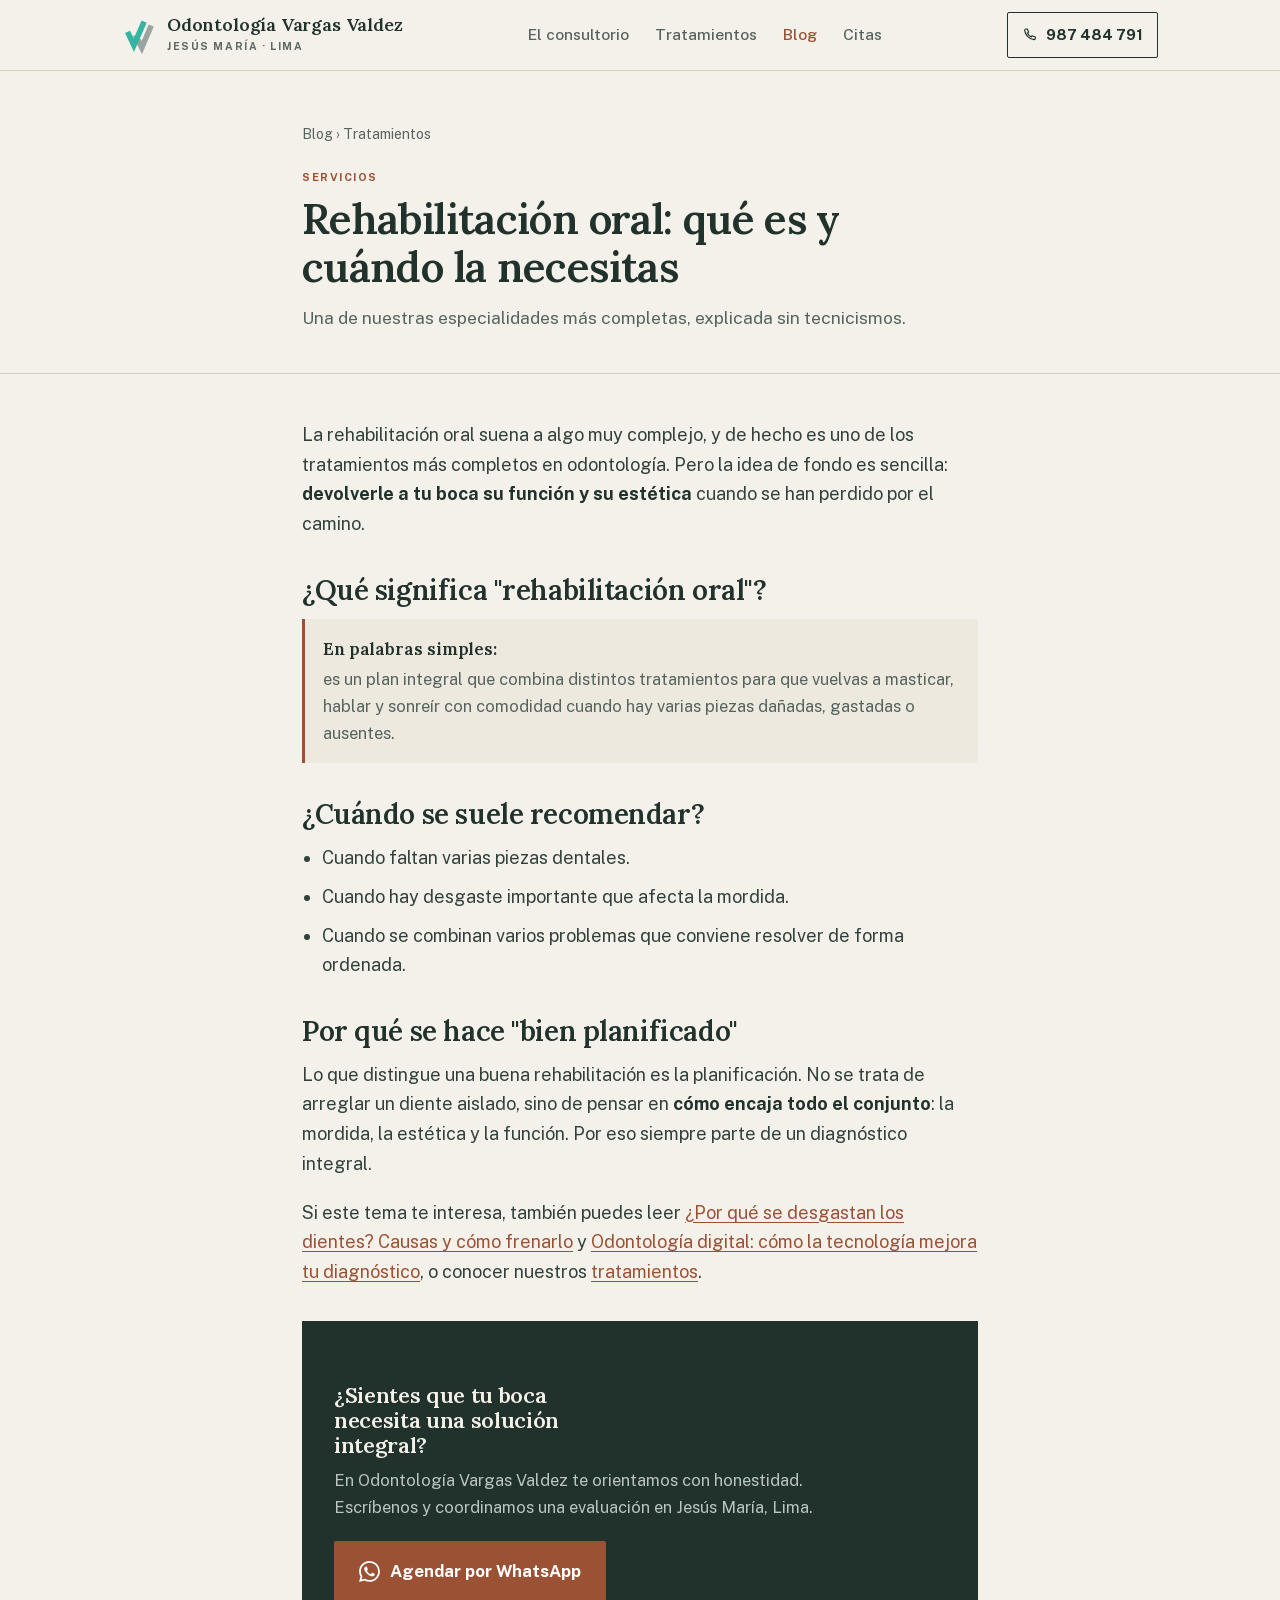
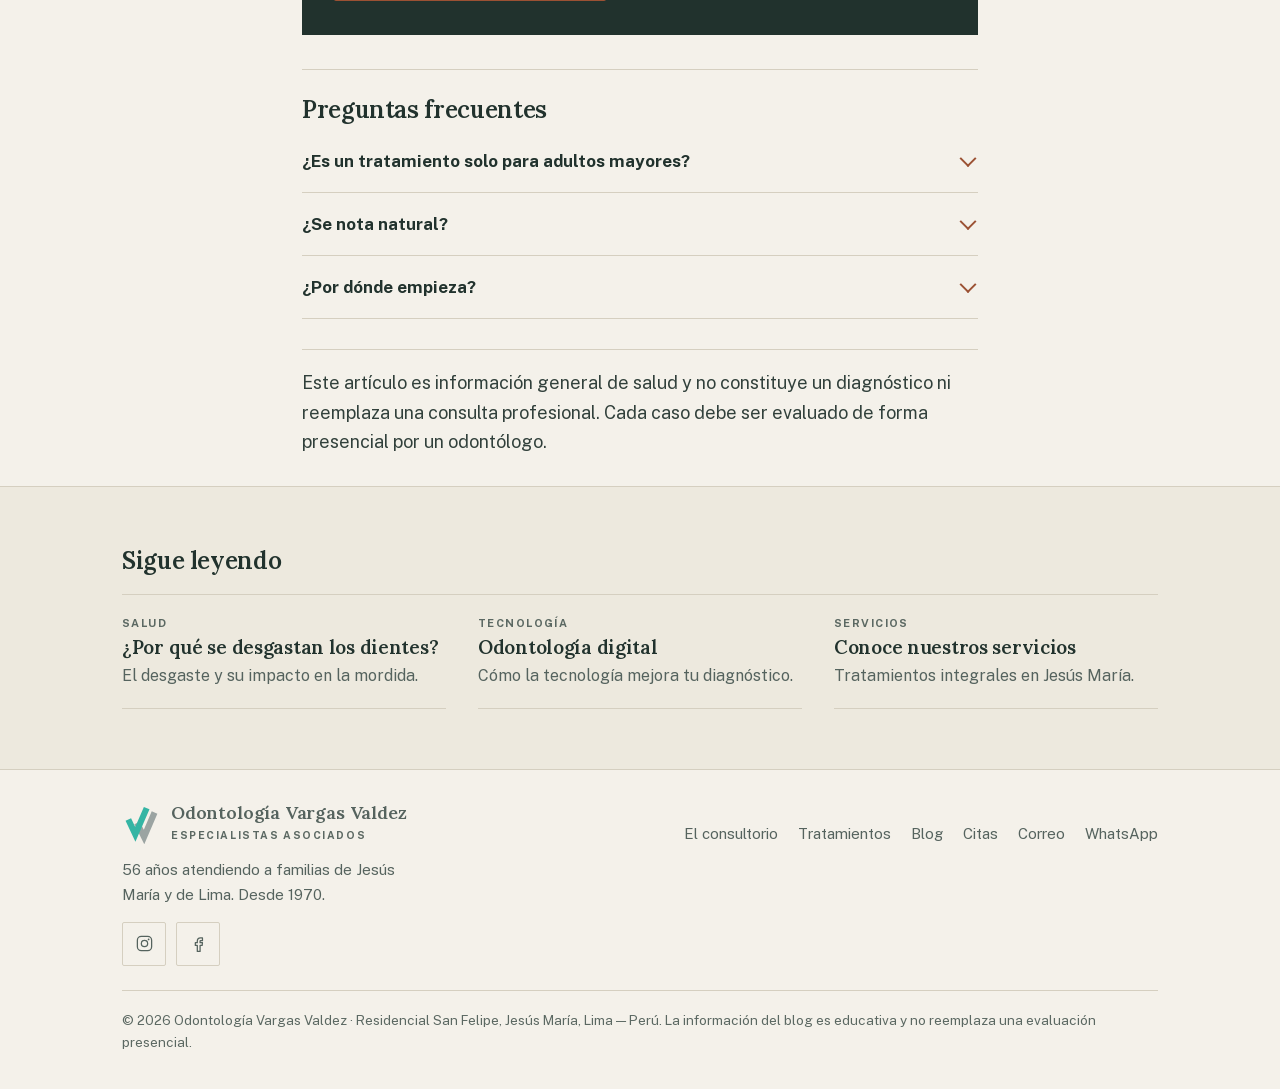
<file: blog-rehabilitacion-oral.html>
<!DOCTYPE html>
<html lang="es"><head><meta charset="UTF-8"><meta name="viewport" content="width=device-width, initial-scale=1.0">
<link rel="icon" type="image/svg+xml" href="favicon.svg"><link rel="icon" type="image/png" sizes="32x32" href="favicon-32.png"><link rel="apple-touch-icon" href="apple-touch-icon.png">
<title>Rehabilitación oral: qué es y para quién | Vargas Valdez</title>
<meta name="description" content="Qué es la rehabilitación oral y en qué casos se suele recomendar para recuperar función y estética. Jesús María, Lima.">
<link rel="canonical" href="https://www.odontologiavargasvaldez.com/blog-rehabilitacion-oral.html">
<meta property="og:type" content="article"><meta property="og:site_name" content="Odontología Vargas Valdez"><meta property="og:title" content="Rehabilitación oral: qué es y para quién | Vargas Valdez"><meta property="og:description" content="Qué es la rehabilitación oral y en qué casos se suele recomendar para recuperar función y estética. Jesús María, Lima."><meta property="og:locale" content="es_PE"><meta property="og:url" content="https://www.odontologiavargasvaldez.com/blog-rehabilitacion-oral.html"><meta property="og:image" content="https://www.odontologiavargasvaldez.com/apple-touch-icon.png"><meta property="og:image:alt" content="Logotipo de Odontología Vargas Valdez"><meta name="twitter:card" content="summary"><meta name="twitter:title" content="Rehabilitación oral: qué es y para quién | Vargas Valdez"><meta name="twitter:description" content="Qué es la rehabilitación oral y en qué casos se suele recomendar para recuperar función y estética. Jesús María, Lima."><meta name="twitter:image" content="https://www.odontologiavargasvaldez.com/apple-touch-icon.png">



<script type="application/ld+json">{"@context": "https://schema.org", "@type": "Article", "headline": "Rehabilitación oral: qué es y cuándo la necesitas", "description": "Qué es la rehabilitación oral y en qué casos se suele recomendar para recuperar función y estética. Jesús María, Lima.", "inLanguage": "es-PE", "url": "https://www.odontologiavargasvaldez.com/blog-rehabilitacion-oral.html", "mainEntityOfPage": {"@type": "WebPage", "@id": "https://www.odontologiavargasvaldez.com/blog-rehabilitacion-oral.html"}, "image": "https://www.odontologiavargasvaldez.com/apple-touch-icon.png", "author": {"@type": "Dentist", "@id": "https://www.odontologiavargasvaldez.com/#consultorio", "name": "Odontología Vargas Valdez", "url": "https://www.odontologiavargasvaldez.com/"}, "publisher": {"@type": "Dentist", "@id": "https://www.odontologiavargasvaldez.com/#consultorio", "name": "Odontología Vargas Valdez", "url": "https://www.odontologiavargasvaldez.com/"}}</script><script type="application/ld+json">{"@context": "https://schema.org", "@type": "FAQPage", "mainEntity": [{"@type": "Question", "name": "¿Es un tratamiento solo para adultos mayores?", "acceptedAnswer": {"@type": "Answer", "text": "No. Puede necesitarse a distintas edades según la historia de cada boca."}}, {"@type": "Question", "name": "¿Se nota natural?", "acceptedAnswer": {"@type": "Answer", "text": "El objetivo es recuperar una sonrisa funcional y armónica. El resultado depende de cada caso y se conversa en la evaluación."}}, {"@type": "Question", "name": "¿Por dónde empieza?", "acceptedAnswer": {"@type": "Answer", "text": "Siempre por un diagnóstico integral que define el plan paso a paso."}}]}</script><script type="application/ld+json">{"@context": "https://schema.org", "@type": "BreadcrumbList", "itemListElement": [{"@type": "ListItem", "position": 1, "name": "Inicio", "item": "https://www.odontologiavargasvaldez.com/"}, {"@type": "ListItem", "position": 2, "name": "Blog", "item": "https://www.odontologiavargasvaldez.com/blog.html"}, {"@type": "ListItem", "position": 3, "name": "Rehabilitación oral: qué es y cuándo la necesitas", "item": "https://www.odontologiavargasvaldez.com/blog-rehabilitacion-oral.html"}]}</script>
<meta name="theme-color" content="#21322D">
<link rel="preload" href="fonts/lora.woff2" as="font" type="font/woff2" crossorigin>
<link rel="preload" href="fonts/publicsans.woff2" as="font" type="font/woff2" crossorigin>
<link rel="stylesheet" href="estilo.css?v=20261007">
<script defer src="analytics.js"></script>
</head><body>
<a class="skip" href="#contenido">Saltar al contenido</a>
<header class="mast"><div class="wrap mast-in">
  <a class="brand" href="index.html" aria-label="Odontología Vargas Valdez, inicio"><span class="mark" aria-hidden="true"><svg viewBox="8 4 43 48" xmlns="http://www.w3.org/2000/svg"><path class="v-back" d="M25 28 L33 44 L45 16"/><path class="v-front" d="M15 24 L23 41 L36 11"/></svg></span><span class="brand-text"><b>Odontología Vargas Valdez</b><span>Jesús María · Lima</span></span></a>
  <nav aria-label="Principal">
    <a href="index.html#consultorio">El consultorio</a>
    <a href="index.html#tratamientos">Tratamientos</a>
    <a href="blog.html" class="on">Blog</a>
    <a href="index.html#citas">Citas</a>
  </nav>
  <a class="telbtn" href="tel:+51987484791"><svg viewBox="0 0 24 24" aria-hidden="true"><path d="M4 5c0-1 1-2 2-2h2l2 5-2 1a12 12 0 006 6l1-2 5 2v2c0 1-1 2-2 2A16 16 0 014 5z" stroke-linejoin="round"/></svg>987 484 791</a>
</div></header>
<main id="contenido" tabindex="-1"><section class="art-hero"><div class="narrow"><div class="crumbs"><a href="blog.html">Blog</a> › Tratamientos</div><span class="tag">Servicios</span><h1>Rehabilitación oral: qué es y cuándo la necesitas</h1><p class="sub">Una de nuestras especialidades más completas, explicada sin tecnicismos.</p></div></section>
<article class="post"><div class="narrow">
<p>La rehabilitación oral suena a algo muy complejo, y de hecho es uno de los tratamientos más completos en odontología. Pero la idea de fondo es sencilla: <strong>devolverle a tu boca su función y su estética</strong> cuando se han perdido por el camino.</p>
<h2>¿Qué significa "rehabilitación oral"?</h2>
<div class="term"><b>En palabras simples:</b> es un plan integral que combina distintos tratamientos para que vuelvas a masticar, hablar y sonreír con comodidad cuando hay varias piezas dañadas, gastadas o ausentes.</div>
<h2>¿Cuándo se suele recomendar?</h2>
<ul>
<li>Cuando faltan varias piezas dentales.</li>
<li>Cuando hay desgaste importante que afecta la mordida.</li>
<li>Cuando se combinan varios problemas que conviene resolver de forma ordenada.</li>
</ul>
<h2>Por qué se hace "bien planificado"</h2>
<p>Lo que distingue una buena rehabilitación es la planificación. No se trata de arreglar un diente aislado, sino de pensar en <strong>cómo encaja todo el conjunto</strong>: la mordida, la estética y la función. Por eso siempre parte de un diagnóstico integral.</p>
<p>Si este tema te interesa, también puedes leer <a href="blog-desgaste-dental.html">¿Por qué se desgastan los dientes? Causas y cómo frenarlo</a> y <a href="blog-odontologia-digital.html">Odontología digital: cómo la tecnología mejora tu diagnóstico</a>, o conocer nuestros <a href="index.html#tratamientos">tratamientos</a>.</p>
<div class="cta-box"><h3>¿Sientes que tu boca necesita una solución integral?</h3><p>En Odontología Vargas Valdez te orientamos con honestidad. Escríbenos y coordinamos una evaluación en Jesús María, Lima.</p><a class="btn btn-wa" href="https://wa.me/51987484791?text=Hola%2C%20quisiera%20agendar%20una%20evaluaci%C3%B3n." target="_blank" rel="noopener"><svg viewBox="0 0 24 24" aria-hidden="true"><path d="M17.472 14.382c-.297-.149-1.758-.867-2.03-.967-.273-.099-.471-.148-.67.15-.197.297-.767.966-.94 1.164-.173.199-.347.223-.644.075-.297-.15-1.255-.463-2.39-1.475-.883-.788-1.48-1.761-1.653-2.059-.173-.297-.018-.458.13-.606.134-.133.298-.347.446-.52.149-.174.198-.298.298-.497.099-.198.05-.371-.025-.52-.075-.149-.669-1.612-.916-2.207-.242-.579-.487-.5-.669-.51-.173-.008-.371-.01-.57-.01-.198 0-.52.074-.792.372-.272.297-1.04 1.016-1.04 2.479 0 1.462 1.065 2.875 1.213 3.074.149.198 2.096 3.2 5.077 4.487.709.306 1.262.489 1.694.625.712.227 1.36.195 1.871.118.571-.085 1.758-.719 2.006-1.413.248-.694.248-1.289.173-1.413-.074-.124-.272-.198-.57-.347M12.05 21.785h-.004a9.87 9.87 0 01-5.031-1.378l-.361-.214-3.741.982.998-3.648-.235-.374a9.86 9.86 0 01-1.51-5.26c.001-5.45 4.436-9.884 9.888-9.884 2.64 0 5.122 1.03 6.988 2.898a9.825 9.825 0 012.893 6.994c-.003 5.45-4.437 9.884-9.885 9.884M20.463 3.488A11.815 11.815 0 0012.05 0C5.495 0 .16 5.335.157 11.892c0 2.096.547 4.142 1.588 5.945L.057 24l6.305-1.654a11.882 11.882 0 005.683 1.448h.005c6.554 0 11.89-5.335 11.893-11.893a11.821 11.821 0 00-3.48-8.413z"/></svg>Agendar por WhatsApp</a></div>
<div class="faq"><h2>Preguntas frecuentes</h2>
<details><summary>¿Es un tratamiento solo para adultos mayores?</summary><div class="ans">No. Puede necesitarse a distintas edades según la historia de cada boca.</div></details>
<details><summary>¿Se nota natural?</summary><div class="ans">El objetivo es recuperar una sonrisa funcional y armónica. El resultado depende de cada caso y se conversa en la evaluación.</div></details>
<details><summary>¿Por dónde empieza?</summary><div class="ans">Siempre por un diagnóstico integral que define el plan paso a paso.</div></details>
</div>
<p class="disclaimer">Este artículo es información general de salud y no constituye un diagnóstico ni reemplaza una consulta profesional. Cada caso debe ser evaluado de forma presencial por un odontólogo.</p>
</div></article><section class="more"><div class="wrap"><h2>Sigue leyendo</h2><div class="more-grid"><a class="pcard" href="blog-desgaste-dental.html"><span class="tag">Salud</span><h3>¿Por qué se desgastan los dientes?</h3><p>El desgaste y su impacto en la mordida.</p></a><a class="pcard" href="blog-odontologia-digital.html"><span class="tag">Tecnología</span><h3>Odontología digital</h3><p>Cómo la tecnología mejora tu diagnóstico.</p></a><a class="pcard" href="index.html#tratamientos"><span class="tag">Servicios</span><h3>Conoce nuestros servicios</h3><p>Tratamientos integrales en Jesús María.</p></a></div></div></section>
</main>
<footer class="foot"><div class="wrap">
  <div class="foot-grid">
    <div>
      <a class="brand" href="index.html" aria-label="Odontología Vargas Valdez, inicio"><span class="mark" aria-hidden="true"><svg viewBox="8 4 43 48" xmlns="http://www.w3.org/2000/svg"><path class="v-back" d="M25 28 L33 44 L45 16"/><path class="v-front" d="M15 24 L23 41 L36 11"/></svg></span><span class="brand-text"><b>Odontología Vargas Valdez</b><span>Especialistas asociados</span></span></a>
      <p style="margin-top:12px;max-width:34ch">56 años atendiendo a familias de Jesús María y de Lima. Desde 1970.</p>
      <div class="foot-social">
        <a href="https://www.instagram.com/odontologiavargasv" target="_blank" rel="noopener" aria-label="Instagram"><svg viewBox="0 0 24 24" aria-hidden="true"><rect x="3" y="3" width="18" height="18" rx="5"/><circle cx="12" cy="12" r="4"/><circle cx="17.2" cy="6.8" r="1.1" fill="currentColor" stroke="none"/></svg></a>
        <a href="https://www.facebook.com/profile.php?id=61588420507476" target="_blank" rel="noopener" aria-label="Facebook"><svg viewBox="0 0 24 24" aria-hidden="true"><path d="M14.5 8.5h2.5V5h-2.5C12 5 10.5 6.6 10.5 9v2H8v3.5h2.5V22h3.5v-7.5h2.6l.4-3.5h-3V9c0-.3.2-.5.5-.5z" stroke-linejoin="round"/></svg></a>
      </div>
    </div>
    <div><nav aria-label="Pie de página">
      <a href="index.html#consultorio">El consultorio</a>
      <a href="index.html#tratamientos">Tratamientos</a>
      <a href="blog.html">Blog</a>
      <a href="index.html#citas">Citas</a>
      <a href="mailto:odontologiavargasvaldez@gmail.com">Correo</a>
      <a href="https://wa.me/51987484791" target="_blank" rel="noopener">WhatsApp</a>
    </nav></div>
  </div>
  <p class="legal">© <span id="anio">2026</span> Odontología Vargas Valdez · Residencial San Felipe, Jesús María, Lima — Perú. La información del blog es educativa y no reemplaza una evaluación presencial.</p>
</div></footer>
<a class="wabar" href="https://wa.me/51987484791?text=Hola%2C%20quisiera%20agendar%20una%20evaluaci%C3%B3n." target="_blank" rel="noopener"><svg viewBox="0 0 24 24" aria-hidden="true"><path d="M17.472 14.382c-.297-.149-1.758-.867-2.03-.967-.273-.099-.471-.148-.67.15-.197.297-.767.966-.94 1.164-.173.199-.347.223-.644.075-.297-.15-1.255-.463-2.39-1.475-.883-.788-1.48-1.761-1.653-2.059-.173-.297-.018-.458.13-.606.134-.133.298-.347.446-.52.149-.174.198-.298.298-.497.099-.198.05-.371-.025-.52-.075-.149-.669-1.612-.916-2.207-.242-.579-.487-.5-.669-.51-.173-.008-.371-.01-.57-.01-.198 0-.52.074-.792.372-.272.297-1.04 1.016-1.04 2.479 0 1.462 1.065 2.875 1.213 3.074.149.198 2.096 3.2 5.077 4.487.709.306 1.262.489 1.694.625.712.227 1.36.195 1.871.118.571-.085 1.758-.719 2.006-1.413.248-.694.248-1.289.173-1.413-.074-.124-.272-.198-.57-.347M12.05 21.785h-.004a9.87 9.87 0 01-5.031-1.378l-.361-.214-3.741.982.998-3.648-.235-.374a9.86 9.86 0 01-1.51-5.26c.001-5.45 4.436-9.884 9.888-9.884 2.64 0 5.122 1.03 6.988 2.898a9.825 9.825 0 012.893 6.994c-.003 5.45-4.437 9.884-9.885 9.884M20.463 3.488A11.815 11.815 0 0012.05 0C5.495 0 .16 5.335.157 11.892c0 2.096.547 4.142 1.588 5.945L.057 24l6.305-1.654a11.882 11.882 0 005.683 1.448h.005c6.554 0 11.89-5.335 11.893-11.893a11.821 11.821 0 00-3.48-8.413z"/></svg>Escribir por WhatsApp</a>
<script>document.getElementById('anio').textContent=new Date().getFullYear();</script>
</body></html>
</file>
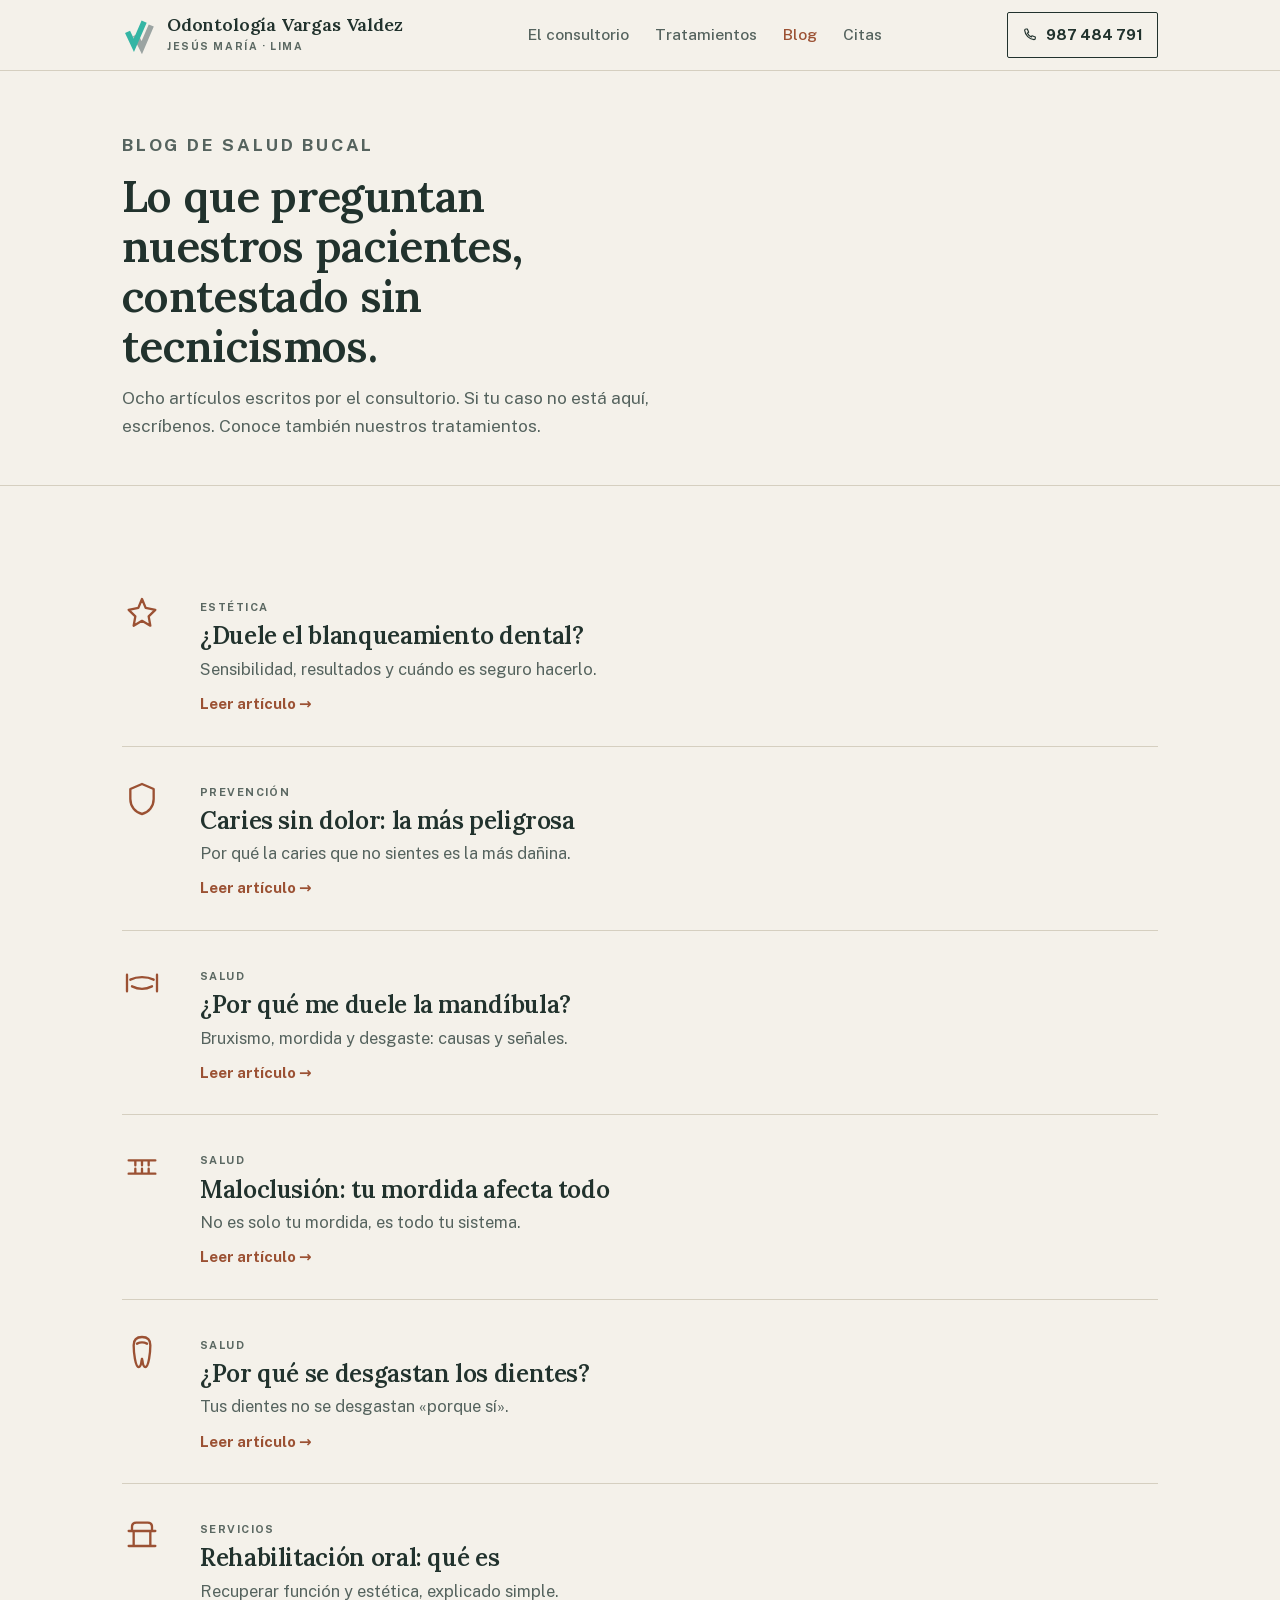
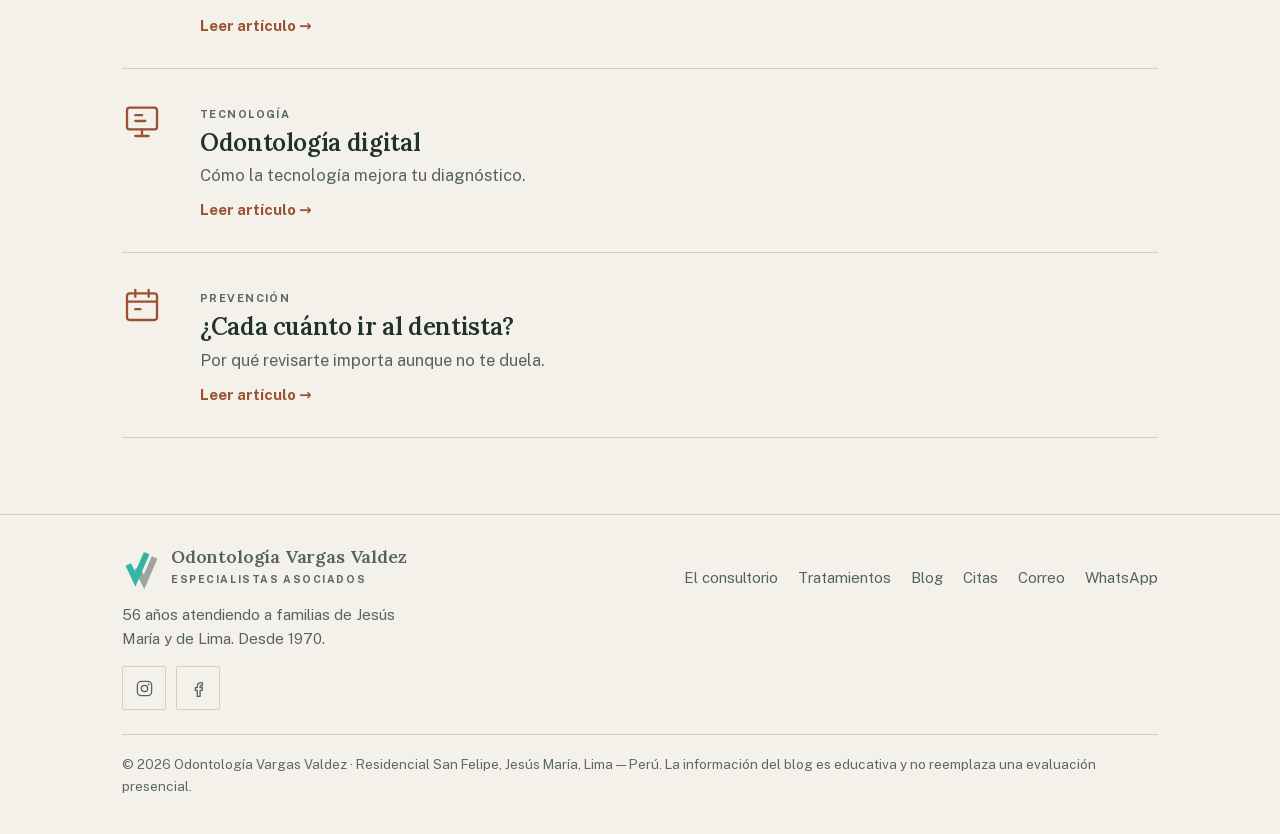
<file: blog.html>
<!DOCTYPE html>
<html lang="es"><head><meta charset="UTF-8"><meta name="viewport" content="width=device-width, initial-scale=1.0">
<link rel="icon" type="image/svg+xml" href="favicon.svg"><link rel="icon" type="image/png" sizes="32x32" href="favicon-32.png"><link rel="apple-touch-icon" href="apple-touch-icon.png">
<title>Blog de salud bucal | Odontología Vargas Valdez</title>
<meta name="description" content="Ocho artículos claros sobre caries, bruxismo, maloclusión, blanqueamiento y rehabilitación oral, escritos por el consultorio de Jesús María, Lima.">
<link rel="canonical" href="https://www.odontologiavargasvaldez.com/blog.html">
<meta property="og:type" content="website"><meta property="og:site_name" content="Odontología Vargas Valdez"><meta property="og:title" content="Blog de salud bucal | Odontología Vargas Valdez"><meta property="og:description" content="Ocho artículos claros sobre caries, bruxismo, maloclusión, blanqueamiento y rehabilitación oral, escritos por el consultorio de Jesús María, Lima."><meta property="og:locale" content="es_PE"><meta property="og:url" content="https://www.odontologiavargasvaldez.com/blog.html"><meta property="og:image" content="https://www.odontologiavargasvaldez.com/apple-touch-icon.png"><meta property="og:image:alt" content="Logotipo de Odontología Vargas Valdez"><meta name="twitter:card" content="summary"><meta name="twitter:title" content="Blog de salud bucal | Odontología Vargas Valdez"><meta name="twitter:description" content="Ocho artículos claros sobre caries, bruxismo, maloclusión, blanqueamiento y rehabilitación oral, escritos por el consultorio de Jesús María, Lima."><meta name="twitter:image" content="https://www.odontologiavargasvaldez.com/apple-touch-icon.png">




<script type="application/ld+json">{"@context": "https://schema.org", "@type": "Blog", "@id": "https://www.odontologiavargasvaldez.com/blog.html#blog", "name": "Blog de Odontología Vargas Valdez", "url": "https://www.odontologiavargasvaldez.com/blog.html", "inLanguage": "es-PE", "publisher": {"@type": "Dentist", "@id": "https://www.odontologiavargasvaldez.com/#consultorio", "name": "Odontología Vargas Valdez", "url": "https://www.odontologiavargasvaldez.com/"}, "blogPost": [{"@type": "BlogPosting", "headline": "¿Duele el blanqueamiento dental? Lo que tu dentista debería contarte", "url": "https://www.odontologiavargasvaldez.com/blog-blanqueamiento-dental.html"}, {"@type": "BlogPosting", "headline": "¿Cada cuánto debo ir al dentista? Guía simple", "url": "https://www.odontologiavargasvaldez.com/blog-cada-cuanto-ir-al-dentista.html"}, {"@type": "BlogPosting", "headline": "Caries sin dolor: por qué la más peligrosa es la que no sientes", "url": "https://www.odontologiavargasvaldez.com/blog-caries-sin-dolor.html"}, {"@type": "BlogPosting", "headline": "¿Por qué se desgastan los dientes? Causas y cómo frenarlo", "url": "https://www.odontologiavargasvaldez.com/blog-desgaste-dental.html"}, {"@type": "BlogPosting", "headline": "¿Por qué me duele la mandíbula? Causas, señales y qué hacer", "url": "https://www.odontologiavargasvaldez.com/blog-dolor-mandibula.html"}, {"@type": "BlogPosting", "headline": "Maloclusión: por qué tu mordida afecta a todo tu cuerpo", "url": "https://www.odontologiavargasvaldez.com/blog-maloclusion.html"}, {"@type": "BlogPosting", "headline": "Odontología digital: cómo la tecnología mejora tu diagnóstico", "url": "https://www.odontologiavargasvaldez.com/blog-odontologia-digital.html"}, {"@type": "BlogPosting", "headline": "Rehabilitación oral: qué es y cuándo la necesitas", "url": "https://www.odontologiavargasvaldez.com/blog-rehabilitacion-oral.html"}]}</script><script type="application/ld+json">{"@context": "https://schema.org", "@type": "BreadcrumbList", "itemListElement": [{"@type": "ListItem", "position": 1, "name": "Inicio", "item": "https://www.odontologiavargasvaldez.com/"}, {"@type": "ListItem", "position": 2, "name": "Blog", "item": "https://www.odontologiavargasvaldez.com/blog.html"}]}</script>
<meta name="theme-color" content="#21322D">
<link rel="preload" href="fonts/lora.woff2" as="font" type="font/woff2" crossorigin>
<link rel="preload" href="fonts/publicsans.woff2" as="font" type="font/woff2" crossorigin>
<link rel="stylesheet" href="estilo.css?v=20261007">
<script defer src="analytics.js"></script>
</head><body>
<a class="skip" href="#contenido">Saltar al contenido</a>
<header class="mast"><div class="wrap mast-in">
  <a class="brand" href="index.html" aria-label="Odontología Vargas Valdez, inicio"><span class="mark" aria-hidden="true"><svg viewBox="8 4 43 48" xmlns="http://www.w3.org/2000/svg"><path class="v-back" d="M25 28 L33 44 L45 16"/><path class="v-front" d="M15 24 L23 41 L36 11"/></svg></span><span class="brand-text"><b>Odontología Vargas Valdez</b><span>Jesús María · Lima</span></span></a>
  <nav aria-label="Principal">
    <a href="index.html#consultorio">El consultorio</a>
    <a href="index.html#tratamientos">Tratamientos</a>
    <a href="blog.html" class="on" aria-current="page">Blog</a>
    <a href="index.html#citas">Citas</a>
  </nav>
  <a class="telbtn" href="tel:+51987484791"><svg viewBox="0 0 24 24" aria-hidden="true"><path d="M4 5c0-1 1-2 2-2h2l2 5-2 1a12 12 0 006 6l1-2 5 2v2c0 1-1 2-2 2A16 16 0 014 5z" stroke-linejoin="round"/></svg>987 484 791</a>
</div></header>
<main id="contenido" tabindex="-1"><section class="blog-hero"><div class="wrap"><p class="kicker">Blog de salud bucal</p><h1>Lo que preguntan nuestros pacientes, contestado sin tecnicismos.</h1><p>Ocho artículos escritos por el consultorio. Si tu caso no está aquí, escríbenos. Conoce también nuestros <a href="index.html#tratamientos">tratamientos</a>.</p></div></section>
<section class="block"><div class="wrap"><div class="posts"><a class="pitem" href="blog-blanqueamiento-dental.html"><svg viewBox="0 0 24 24" aria-hidden="true"><path d="M12 3l2.2 5.3L20 9.5l-4 3.9 1 5.6-5-2.9-5 2.9 1-5.6-4-3.9 5.8-1.2z" stroke-linejoin="round"/></svg><div><span class="tag">Estética</span><h2>¿Duele el blanqueamiento dental?</h2><p>Sensibilidad, resultados y cuándo es seguro hacerlo.</p><span class="read">Leer artículo &rarr;</span></div></a><a class="pitem" href="blog-caries-sin-dolor.html"><svg viewBox="0 0 24 24" aria-hidden="true"><path d="M12 3l7 3v6c0 4.5-3 8-7 9-4-1-7-4.5-7-9V6z" stroke-linejoin="round"/></svg><div><span class="tag">Prevención</span><h2>Caries sin dolor: la más peligrosa</h2><p>Por qué la caries que no sientes es la más dañina.</p><span class="read">Leer artículo &rarr;</span></div></a><a class="pitem" href="blog-dolor-mandibula.html"><svg viewBox="0 0 24 24" aria-hidden="true"><path d="M5 10c2-1 5-1.5 7-1.5s5 .5 7 1.5M6 14c2 1 4 1.5 6 1.5s4-.5 6-1.5M3 7v10M21 7v10" stroke-linecap="round"/></svg><div><span class="tag">Salud</span><h2>¿Por qué me duele la mandíbula?</h2><p>Bruxismo, mordida y desgaste: causas y señales.</p><span class="read">Leer artículo &rarr;</span></div></a><a class="pitem" href="blog-maloclusion.html"><svg viewBox="0 0 24 24" aria-hidden="true"><path d="M4 8h16M4 16h16M8 8v3M12 8v3M16 8v3M8 13v3M12 13v3M16 13v3" stroke-linecap="round"/></svg><div><span class="tag">Salud</span><h2>Maloclusión: tu mordida afecta todo</h2><p>No es solo tu mordida, es todo tu sistema.</p><span class="read">Leer artículo &rarr;</span></div></a><a class="pitem" href="blog-desgaste-dental.html"><svg viewBox="0 0 24 24" aria-hidden="true"><path d="M12 3c-3.5 0-5 2-5 5 0 4 1 13 3 13s1.5-5 2-5 0 5 2 5 3-9 3-13c0-3-1.5-5-5-5z" stroke-linejoin="round"/><path d="M9 7c2-1 4-1 6 0" stroke-linecap="round"/></svg><div><span class="tag">Salud</span><h2>¿Por qué se desgastan los dientes?</h2><p>Tus dientes no se desgastan «porque sí».</p><span class="read">Leer artículo &rarr;</span></div></a><a class="pitem" href="blog-rehabilitacion-oral.html"><svg viewBox="0 0 24 24" aria-hidden="true"><path d="M4 9h16M6 9V6.5C6 5 7 4 8.5 4h7C17 4 18 5 18 6.5V9M7 9v9M17 9v9M4 18h16" stroke-linecap="round" stroke-linejoin="round"/></svg><div><span class="tag">Servicios</span><h2>Rehabilitación oral: qué es</h2><p>Recuperar función y estética, explicado simple.</p><span class="read">Leer artículo &rarr;</span></div></a><a class="pitem" href="blog-odontologia-digital.html"><svg viewBox="0 0 24 24" aria-hidden="true"><rect x="3" y="4" width="18" height="13" rx="1.6"/><path d="M8 21h8M12 17v4" stroke-linecap="round"/><path d="M8 8.5h4M8 12h6" stroke-linecap="round"/></svg><div><span class="tag">Tecnología</span><h2>Odontología digital</h2><p>Cómo la tecnología mejora tu diagnóstico.</p><span class="read">Leer artículo &rarr;</span></div></a><a class="pitem" href="blog-cada-cuanto-ir-al-dentista.html"><svg viewBox="0 0 24 24" aria-hidden="true"><rect x="3" y="5" width="18" height="16" rx="1.6"/><path d="M3 10h18M8 3v4M16 3v4" stroke-linecap="round"/><path d="M8 14.5h3" stroke-linecap="round"/></svg><div><span class="tag">Prevención</span><h2>¿Cada cuánto ir al dentista?</h2><p>Por qué revisarte importa aunque no te duela.</p><span class="read">Leer artículo &rarr;</span></div></a></div></div></section>
</main>
<footer class="foot"><div class="wrap">
  <div class="foot-grid">
    <div>
      <a class="brand" href="index.html" aria-label="Odontología Vargas Valdez, inicio"><span class="mark" aria-hidden="true"><svg viewBox="8 4 43 48" xmlns="http://www.w3.org/2000/svg"><path class="v-back" d="M25 28 L33 44 L45 16"/><path class="v-front" d="M15 24 L23 41 L36 11"/></svg></span><span class="brand-text"><b>Odontología Vargas Valdez</b><span>Especialistas asociados</span></span></a>
      <p style="margin-top:12px;max-width:34ch">56 años atendiendo a familias de Jesús María y de Lima. Desde 1970.</p>
      <div class="foot-social">
        <a href="https://www.instagram.com/odontologiavargasv" target="_blank" rel="noopener" aria-label="Instagram"><svg viewBox="0 0 24 24" aria-hidden="true"><rect x="3" y="3" width="18" height="18" rx="5"/><circle cx="12" cy="12" r="4"/><circle cx="17.2" cy="6.8" r="1.1" fill="currentColor" stroke="none"/></svg></a>
        <a href="https://www.facebook.com/profile.php?id=61588420507476" target="_blank" rel="noopener" aria-label="Facebook"><svg viewBox="0 0 24 24" aria-hidden="true"><path d="M14.5 8.5h2.5V5h-2.5C12 5 10.5 6.6 10.5 9v2H8v3.5h2.5V22h3.5v-7.5h2.6l.4-3.5h-3V9c0-.3.2-.5.5-.5z" stroke-linejoin="round"/></svg></a>
      </div>
    </div>
    <div><nav aria-label="Pie de página">
      <a href="index.html#consultorio">El consultorio</a>
      <a href="index.html#tratamientos">Tratamientos</a>
      <a href="blog.html">Blog</a>
      <a href="index.html#citas">Citas</a>
      <a href="mailto:odontologiavargasvaldez@gmail.com">Correo</a>
      <a href="https://wa.me/51987484791" target="_blank" rel="noopener">WhatsApp</a>
    </nav></div>
  </div>
  <p class="legal">© <span id="anio">2026</span> Odontología Vargas Valdez · Residencial San Felipe, Jesús María, Lima — Perú. La información del blog es educativa y no reemplaza una evaluación presencial.</p>
</div></footer>
<a class="wabar" href="https://wa.me/51987484791?text=Hola%2C%20quisiera%20agendar%20una%20evaluaci%C3%B3n." target="_blank" rel="noopener"><svg viewBox="0 0 24 24" aria-hidden="true"><path d="M17.472 14.382c-.297-.149-1.758-.867-2.03-.967-.273-.099-.471-.148-.67.15-.197.297-.767.966-.94 1.164-.173.199-.347.223-.644.075-.297-.15-1.255-.463-2.39-1.475-.883-.788-1.48-1.761-1.653-2.059-.173-.297-.018-.458.13-.606.134-.133.298-.347.446-.52.149-.174.198-.298.298-.497.099-.198.05-.371-.025-.52-.075-.149-.669-1.612-.916-2.207-.242-.579-.487-.5-.669-.51-.173-.008-.371-.01-.57-.01-.198 0-.52.074-.792.372-.272.297-1.04 1.016-1.04 2.479 0 1.462 1.065 2.875 1.213 3.074.149.198 2.096 3.2 5.077 4.487.709.306 1.262.489 1.694.625.712.227 1.36.195 1.871.118.571-.085 1.758-.719 2.006-1.413.248-.694.248-1.289.173-1.413-.074-.124-.272-.198-.57-.347M12.05 21.785h-.004a9.87 9.87 0 01-5.031-1.378l-.361-.214-3.741.982.998-3.648-.235-.374a9.86 9.86 0 01-1.51-5.26c.001-5.45 4.436-9.884 9.888-9.884 2.64 0 5.122 1.03 6.988 2.898a9.825 9.825 0 012.893 6.994c-.003 5.45-4.437 9.884-9.885 9.884M20.463 3.488A11.815 11.815 0 0012.05 0C5.495 0 .16 5.335.157 11.892c0 2.096.547 4.142 1.588 5.945L.057 24l6.305-1.654a11.882 11.882 0 005.683 1.448h.005c6.554 0 11.89-5.335 11.893-11.893a11.821 11.821 0 00-3.48-8.413z"/></svg>Escribir por WhatsApp</a>
<script>document.getElementById('anio').textContent=new Date().getFullYear();</script>
</body></html>
</file>
<file: estilo.css>
/* =========================================================
   Odontología Vargas Valdez — hoja de estilo única
   Identidad propia. 3 colores: papel, tinta, terracota.
   Tipografías auto-alojadas en /fonts (nunca desde Google).
   ========================================================= */

@font-face{font-family:'Lora';src:url('fonts/lora.woff2') format('woff2');font-weight:400 700;font-style:normal;font-display:swap}
@font-face{font-family:'Lora';src:url('fonts/lora-italic.woff2') format('woff2');font-weight:400 700;font-style:italic;font-display:swap}
@font-face{font-family:'PublicSans';src:url('fonts/publicsans.woff2') format('woff2');font-weight:400 700;font-style:normal;font-display:swap}

:root{
  /* --- los 3 colores --- */
  --paper:#F4F1EA;     /* 1. papel hueso */
  --ink:#21322D;       /* 2. tinta verde muy oscura */
  --clay:#9B5133;      /* 3. terracota */
  /* --- matices derivados (mismos 3 tonos, distinta claridad) --- */
  --tint:#EDE9DE;
  --ink-70:#55635E;
  --ink-45:#5B6862;
  --rule:#D5CFC0;
  --on-ink:#BCC5C1;
  --clay-soft:#E0A88A;
  --focus:#9B5133;
  /* --- logo: el monograma VV. Cambiar SOLO estas dos lineas cambia el logo
         en la cabecera y el pie de las 10 paginas de golpe. --- */
  --mark-a:#34b5a4;   /* la V de delante: turquesa del logo original */
  --mark-b:#9ba4a2;   /* la V de detras:  gris del logo original */
}

*{box-sizing:border-box;margin:0;padding:0}
html{-webkit-text-size-adjust:100%}
body{
  background:var(--paper);color:var(--ink);
  font-family:'PublicSans',system-ui,-apple-system,sans-serif;
  font-size:18px;line-height:1.65;
  -webkit-font-smoothing:antialiased;
  overflow-wrap:break-word;
}
h1,h2,h3,h4,.serif{font-family:'Lora',Georgia,'Times New Roman',serif;font-weight:600;line-height:1.14;letter-spacing:-.015em}
a{color:inherit;text-decoration:none}
img{max-width:100%;display:block}
:focus-visible{outline:3px solid var(--focus);outline-offset:2px}

.wrap{max-width:1080px;margin:0 auto;padding:0 22px}
.narrow{max-width:720px;margin:0 auto;padding:0 22px}
.kicker{font-size:13px;font-weight:700;letter-spacing:.16em;text-transform:uppercase;color:var(--clay)}
.skip{position:absolute;left:-9999px}
.skip:focus{position:static;display:block;padding:12px 22px;background:var(--ink);color:var(--paper)}

/* ================= CABECERA ================= */
.mast{border-bottom:1px solid var(--rule);background:var(--paper)}
.mast-in{display:flex;align-items:center;justify-content:space-between;gap:14px;min-height:70px;padding-top:11px;padding-bottom:11px}
.brand{display:flex;align-items:center;gap:11px;min-height:46px;min-width:0}
.mark{flex:none;width:34px;height:38px;display:block}
.mark svg{width:100%;height:100%;display:block}
.mark path{stroke-width:7;fill:none;stroke-linecap:butt;stroke-linejoin:miter}
.mark .v-back{stroke:var(--mark-b)}
.mark .v-front{stroke:var(--mark-a)}
.brand-text{min-width:0}
.brand b{display:block;font-family:'Lora',Georgia,serif;font-weight:600;font-size:18px;letter-spacing:-.01em;line-height:1.15}
.brand-text span{display:block;font-size:10.5px;font-weight:700;letter-spacing:.15em;text-transform:uppercase;color:var(--ink-45);margin-top:3px}
.mast nav{display:none;gap:26px;font-size:15.5px;font-weight:500;color:var(--ink-70)}
.mast nav a:hover,.mast nav a.on{color:var(--clay)}
.telbtn{display:inline-flex;align-items:center;gap:8px;white-space:nowrap;font-weight:700;font-size:15px;
  border:1.5px solid var(--ink);padding:10px 14px;border-radius:2px;min-height:46px}
.telbtn svg{width:16px;height:16px;flex:none;stroke:currentColor;stroke-width:1.7;fill:none}
@media(min-width:940px){.mast nav{display:flex}}
@media(max-width:400px){.telbtn span{display:none}.telbtn{padding:10px 12px}}

/* ================= PORTADA: HERO ================= */
.hero{padding:44px 0 38px}
.years{display:flex;align-items:flex-start;gap:18px}
.years .num{font-family:'Lora',Georgia,serif;font-weight:600;font-size:100px;line-height:.82;letter-spacing:-.045em}
.years .side{padding-top:5px;min-width:0}
.years .side b{display:block;font-family:'Lora',Georgia,serif;font-weight:600;font-size:24px;line-height:1.16;letter-spacing:-.01em}
.years .side span{display:block;font-size:15px;color:var(--ink-70);margin-top:5px}
.hero h1{font-size:32px;margin:24px 0 14px;max-width:17ch}
.hero .lead{font-size:18px;color:var(--ink-70);max-width:44ch}
.hero .sig{margin-top:22px;padding-top:18px;border-top:1px solid var(--rule);font-size:15.5px;color:var(--ink-70)}
.hero .sig b{color:var(--ink);font-weight:700}

.portrait{margin-top:30px;position:relative;background:var(--tint);aspect-ratio:4/5;overflow:hidden}
.portrait img{width:100%;height:100%;object-fit:cover;object-position:center 25%}
.portrait .mono{position:absolute;inset:0;display:flex;flex-direction:column;align-items:center;justify-content:center;gap:10px;text-align:center;padding:24px}
.portrait .mono svg{width:76px;height:76px;stroke:var(--rule);stroke-width:1.5;fill:none}
.portrait .mono i{font-style:normal;font-family:'Lora',Georgia,serif;font-size:15px;color:var(--ink-45)}
.portrait .cap{position:absolute;left:0;right:0;bottom:0;background:var(--ink);color:var(--paper);padding:13px 16px;font-size:13.5px;line-height:1.4}
.portrait .cap b{display:block;font-family:'Lora',Georgia,serif;font-size:17px;font-weight:600;letter-spacing:-.01em}
@media(min-width:940px){
  .hero{padding:62px 0 54px}
  .hero-grid{display:grid;grid-template-columns:1.25fr .75fr;gap:62px;align-items:start}
  .years .num{font-size:148px}
  .years .side b{font-size:29px}
  .hero h1{font-size:47px}
  .portrait{margin-top:0}
}

/* ================= BARRA DE DATOS ================= */
.databar{background:var(--tint);border-top:1px solid var(--rule);border-bottom:1px solid var(--rule)}
.databar-in{display:grid;grid-template-columns:1fr 1fr}
.databar .cell{padding:16px 18px;border-right:1px solid var(--rule);border-bottom:1px solid var(--rule);min-width:0}
.databar .cell:nth-child(2n){border-right:0}
.databar .cell:nth-last-child(-n+2){border-bottom:0}
.databar .lab{display:flex;align-items:center;gap:7px;font-size:10.5px;font-weight:700;letter-spacing:.13em;text-transform:uppercase;color:var(--ink-45);margin-bottom:5px}
.databar .lab svg{width:14px;height:14px;flex:none;stroke:var(--clay);stroke-width:1.7;fill:none}
.databar .val{font-size:15.5px;font-weight:600;line-height:1.35}
.databar .val.mail{font-size:14px;letter-spacing:-.01em}
.databar .val small{display:block;font-size:14px;font-weight:500;color:var(--ink-45)}
.databar a.val{display:flex;align-items:center;min-height:44px;margin:-11px 0}
.databar a.val:hover{color:var(--clay)}
@media(min-width:940px){
  .databar-in{grid-template-columns:repeat(4,1fr)}
  .databar .cell{border-bottom:0;padding:19px 20px}
  .databar .cell:nth-child(2n){border-right:1px solid var(--rule)}
  .databar .cell:last-child{border-right:0}
}

/* ================= SECCIONES ================= */
.block{padding:50px 0}
.sec-head{max-width:52ch;margin-bottom:32px}
.sec-head h2{font-size:28px;margin:11px 0 10px}
.sec-head p{color:var(--ink-70);font-size:17px}
@media(min-width:940px){.block{padding:76px 0}.sec-head h2{font-size:38px}.sec-head{margin-bottom:38px}}

/* servicios: lista con filetes, sin tarjetas */
.svcs{border-top:1px solid var(--rule)}
.svc{display:grid;grid-template-columns:32px 1fr;gap:15px;padding:21px 0;border-bottom:1px solid var(--rule);align-items:start}
.svc .n{grid-column:1;grid-row:1;font-family:'Lora',Georgia,serif;font-size:15px;color:var(--clay);font-weight:600;padding-top:3px}
.svc h3{grid-column:2;font-size:20px;margin-bottom:5px}
.svc p{grid-column:2;font-size:16.5px;color:var(--ink-70);max-width:60ch}
.svc .ico{display:none}
@media(min-width:940px){
  .svc{grid-template-columns:32px 44px 1fr 1.45fr;gap:22px;align-items:center;padding:23px 0}
  .svc .ico{display:block;grid-column:2;width:32px;height:32px;stroke:var(--ink);stroke-width:1.4;fill:none}
  .svc h3{grid-column:3;margin:0}
  .svc p{grid-column:4}
}
.svc-note{margin-top:26px;font-size:16px;color:var(--ink-70);max-width:64ch}

/* confianza */
.calm{background:var(--tint);border-top:1px solid var(--rule);border-bottom:1px solid var(--rule)}
.calm h2{font-size:28px;margin-bottom:14px;max-width:16ch}
.calm p{color:var(--ink-70);font-size:17px;max-width:46ch}
.calm ul{list-style:none;margin-top:24px}
.calm li{display:flex;gap:13px;align-items:flex-start;margin-bottom:15px;font-size:17px}
.calm li svg{width:21px;height:21px;flex:none;stroke:var(--clay);stroke-width:2.4;fill:none;margin-top:4px}
@media(min-width:940px){.calm-grid{display:grid;grid-template-columns:1fr 1fr;gap:60px;align-items:center}.calm h2{font-size:38px}.calm ul{margin-top:0}}

/* historia */
.story{background:var(--ink);color:var(--paper)}
.story .kicker{color:var(--clay-soft)}
.story h2{color:var(--paper);font-size:28px;margin:11px 0 16px;max-width:16ch}
.story p{color:var(--on-ink);max-width:50ch;font-size:17px}
.story p+p{margin-top:16px}
.story .quote{font-family:'Lora',Georgia,serif;font-style:italic;font-size:20px;line-height:1.45;
  border-left:2px solid var(--clay-soft);padding-left:20px;margin-top:26px;max-width:40ch}
.story .quote cite{display:block;font-style:normal;font-family:'PublicSans',sans-serif;font-size:13px;letter-spacing:.05em;color:var(--on-ink);margin-top:11px}
@media(min-width:940px){.story-grid{display:grid;grid-template-columns:1fr 1fr;gap:62px;align-items:center}.story h2{font-size:40px}.story .quote{margin-top:0}}

/* cierre */
.close h2{font-size:28px;max-width:15ch;margin:11px 0 13px}
.close p{color:var(--ink-70);max-width:44ch;margin-bottom:24px}
@media(min-width:940px){.close h2{font-size:38px}.close-grid{display:grid;grid-template-columns:1fr auto;gap:48px;align-items:center}}

/* ================= BOTONES ================= */
.btn{display:flex;align-items:center;justify-content:center;gap:10px;width:100%;
  font-weight:700;font-size:17px;padding:15px 24px;min-height:56px;border-radius:2px;border:1.5px solid transparent;text-align:center}
.btn svg{width:21px;height:21px;flex:none}
.btn-wa{background:var(--clay);color:#fff}
.btn-wa svg{fill:#fff}
.btn-wa:hover{background:#87462c}
.btn-line{border-color:var(--ink);color:var(--ink);margin-top:11px}
.btn-line svg{stroke:var(--ink);stroke-width:1.8;fill:none}
.btn-line:hover{background:var(--ink);color:var(--paper)}
.btn-line:hover svg{stroke:var(--paper)}
@media(min-width:940px){
  .btns{display:flex;gap:12px;flex-wrap:wrap}
  .btn{width:auto}
  .btn-line{margin-top:0}
}

/* ================= PIE ================= */
.foot{border-top:1px solid var(--rule);padding:30px 0 96px;font-size:15px;color:var(--ink-70)}
.foot-grid{display:flex;flex-wrap:wrap;gap:26px;justify-content:space-between}
.foot nav{display:flex;flex-wrap:wrap;gap:8px 20px;margin-top:12px}
.foot nav a:hover{color:var(--clay)}
.foot .legal{margin-top:24px;padding-top:18px;border-top:1px solid var(--rule);font-size:13.5px;color:var(--ink-45)}
.foot .mark{width:38px;height:42px}
.foot-social{display:flex;gap:10px;margin-top:14px}
.foot-social a{width:44px;height:44px;border:1px solid var(--rule);display:flex;align-items:center;justify-content:center;border-radius:2px}
.foot-social svg{width:19px;height:19px;stroke:var(--ink-70);stroke-width:1.6;fill:none}
.foot-social a:hover{border-color:var(--clay)}
.foot-social a:hover svg{stroke:var(--clay)}
@media(min-width:940px){.foot{padding-bottom:36px}}

/* ================= BARRA FIJA DE WHATSAPP ================= */
.wabar{position:fixed;left:0;right:0;bottom:0;z-index:60;min-height:60px;
  background:var(--clay);color:#fff;display:flex;align-items:center;justify-content:center;gap:10px;
  font-weight:700;font-size:17px;box-shadow:0 -6px 20px rgba(33,50,45,.16)}
.wabar svg{width:22px;height:22px;fill:#fff;flex:none}
@media(min-width:940px){.wabar{display:none}}

/* ================= BLOG: índice ================= */
.blog-hero{padding:40px 0 30px;border-bottom:1px solid var(--rule)}
.blog-hero h1{font-size:32px;max-width:18ch;margin:11px 0 12px}
.blog-hero p{color:var(--ink-70);font-size:17.5px;max-width:52ch}
@media(min-width:940px){.blog-hero{padding:60px 0 44px}.blog-hero h1{font-size:44px}}

.posts{border-top:0}
.pitem{display:grid;grid-template-columns:44px 1fr;gap:16px;padding:24px 0;border-bottom:1px solid var(--rule);align-items:start}
.pitem svg{width:34px;height:34px;stroke:var(--clay);stroke-width:1.4;fill:none;margin-top:4px}
.pitem .tag{display:inline-block;font-size:11px;font-weight:700;letter-spacing:.13em;text-transform:uppercase;color:var(--ink-45);margin-bottom:6px}
.pitem h2{font-size:21px;margin-bottom:6px}
.pitem p{font-size:16.5px;color:var(--ink-70);max-width:62ch}
.pitem .read{display:inline-block;margin-top:9px;font-size:15px;font-weight:700;color:var(--clay)}
.pitem:hover h2{color:var(--clay)}
@media(min-width:940px){.pitem{grid-template-columns:56px 1fr;gap:22px;padding:28px 0}.pitem h2{font-size:24px}.pitem svg{width:40px;height:40px}}

/* ================= BLOG: artículo ================= */
.art-hero{padding:34px 0 28px;border-bottom:1px solid var(--rule)}
.crumbs{font-size:14px;color:var(--ink-70);margin-bottom:14px}
.crumbs a:hover{color:var(--clay)}
.art-hero .tag{display:inline-block;font-size:11px;font-weight:700;letter-spacing:.14em;text-transform:uppercase;color:var(--clay);margin-bottom:10px}
.art-hero h1{font-size:29px;max-width:22ch;margin-bottom:12px}
.art-hero .sub{font-size:17.5px;color:var(--ink-70);max-width:56ch}
@media(min-width:940px){.art-hero{padding:52px 0 40px}.art-hero h1{font-size:42px}}

.post{padding:34px 0 10px}
.post p{font-size:18px;color:#31403B;margin-bottom:19px}
.post h2{font-size:24px;margin:36px 0 12px}
.post h3{font-size:20px;margin:28px 0 10px}
.post ul,.post ol{margin:0 0 20px 20px}
.post li{font-size:18px;color:#31403B;margin-bottom:9px}
.post a{color:var(--clay);text-decoration:underline;text-underline-offset:3px}
/* los botones no heredan el estilo de enlace del cuerpo del articulo */
.post a.btn{text-decoration:none}
.post a.btn-wa{color:#fff}
.post a.btn-line{color:var(--ink)}
.post strong,.post b{font-weight:700;color:var(--ink)}
@media(min-width:940px){.post{padding:46px 0 10px}.post h2{font-size:28px}}

/* definición de término */
.term{background:var(--tint);border-left:3px solid var(--clay);padding:16px 18px;margin:0 0 22px;font-size:16.5px;color:var(--ink-70)}
.term b{display:block;color:var(--ink);font-family:'Lora',Georgia,serif;font-size:17px;font-weight:600;margin-bottom:3px}

/* caja de llamada dentro del artículo */
.cta-box{background:var(--ink);color:var(--paper);padding:28px 22px;margin:34px 0}
.cta-box h3{color:var(--paper);font-size:22px;margin-bottom:9px;max-width:20ch}
.cta-box p{color:var(--on-ink);font-size:16.5px;margin-bottom:20px;max-width:48ch}
.cta-box .btn-wa{background:var(--clay)}
@media(min-width:940px){.cta-box{padding:34px 32px}.cta-box .btn{width:auto;display:inline-flex}}

/* preguntas frecuentes */
.faq{margin:34px 0 8px;border-top:1px solid var(--rule)}
.faq h2{font-size:24px;margin:26px 0 6px}
.faq details{border-bottom:1px solid var(--rule)}
.faq summary{cursor:pointer;list-style:none;padding:17px 30px 17px 0;font-weight:700;font-size:17px;position:relative;min-height:56px;display:flex;align-items:center}
.faq summary::-webkit-details-marker{display:none}
.faq summary::after{content:"";position:absolute;right:4px;top:50%;width:10px;height:10px;
  border-right:2px solid var(--clay);border-bottom:2px solid var(--clay);transform:translateY(-70%) rotate(45deg);transition:transform .2s}
.faq details[open] summary::after{transform:translateY(-30%) rotate(-135deg)}
.faq .ans{padding:0 0 18px;color:var(--ink-70);font-size:17px}

.disclaimer{font-size:14.5px;color:var(--ink-45);border-top:1px solid var(--rule);padding-top:18px;margin-top:30px}

/* más artículos */
.more{background:var(--tint);border-top:1px solid var(--rule);padding:44px 0}
.more h2{font-size:24px;margin-bottom:20px}
.more-grid{display:grid;gap:0;border-top:1px solid var(--rule)}
.pcard{display:block;padding:19px 0;border-bottom:1px solid var(--rule)}
.pcard .tag{display:block;font-size:11px;font-weight:700;letter-spacing:.13em;text-transform:uppercase;color:var(--ink-45);margin-bottom:5px}
.pcard h3{font-size:19px;margin-bottom:4px}
.pcard p{font-size:16px;color:var(--ink-70)}
.pcard:hover h3{color:var(--clay)}
@media(min-width:940px){.more{padding:60px 0}.more-grid{grid-template-columns:repeat(3,1fr);gap:0 32px}}

/* impresión */
@media print{.wabar,.mast nav,.telbtn{display:none}body{background:#fff}}

/* Citas y navegación accesibles, octubre 2026. */
html{scroll-padding-bottom:90px}
.hero-actions{margin-top:22px;display:flex;flex-wrap:wrap;align-items:center;gap:14px}
.hero-actions .btn{font-size:16px;padding:14px 18px}
.location-link{display:inline-flex;align-items:center;min-height:44px;color:var(--clay);font-size:16px;font-weight:700;text-decoration:underline;text-underline-offset:4px}
.location{background:var(--tint);border-bottom:1px solid var(--rule)}
.location h2{font-size:30px;margin:10px 0 16px}
.location address{font-style:normal;margin-bottom:12px}
.location p{margin-top:12px;color:var(--ink-70);font-size:16px}
.foot nav a,.mast nav a{min-height:44px;display:inline-flex;align-items:center}
.wabar{padding:10px 16px calc(10px + env(safe-area-inset-bottom))}
@media(max-width:939px){
 .mast-in{flex-wrap:wrap;gap:8px 14px}
 .mast .brand{flex:1 1 180px}
 .mast nav{display:flex;order:3;width:100%;flex-wrap:wrap;gap:0 20px;border-top:1px solid var(--rule);font-size:14px}
 .mast .telbtn{font-size:14px}
 .portrait{aspect-ratio:auto;min-height:210px}
 .portrait .mono{padding-bottom:70px}
 .hero h1{max-width:20ch}
 .foot{padding-bottom:calc(108px + env(safe-area-inset-bottom))}
}
@media(max-width:359px){.databar-in{grid-template-columns:1fr}.databar .cell{border-right:0;border-bottom:1px solid var(--rule)}.databar .cell:last-child{border-bottom:0}}
@media(prefers-reduced-motion:reduce){.faq summary::after{transition:none}}

/* Foto autorizada del equipo: encuadre completo, sin superponer texto a personas. */
.portrait-team{aspect-ratio:auto;min-height:0}
.portrait-team img{display:block;width:100%;height:auto;object-fit:contain}
.portrait-team .cap{position:static}
</file>
